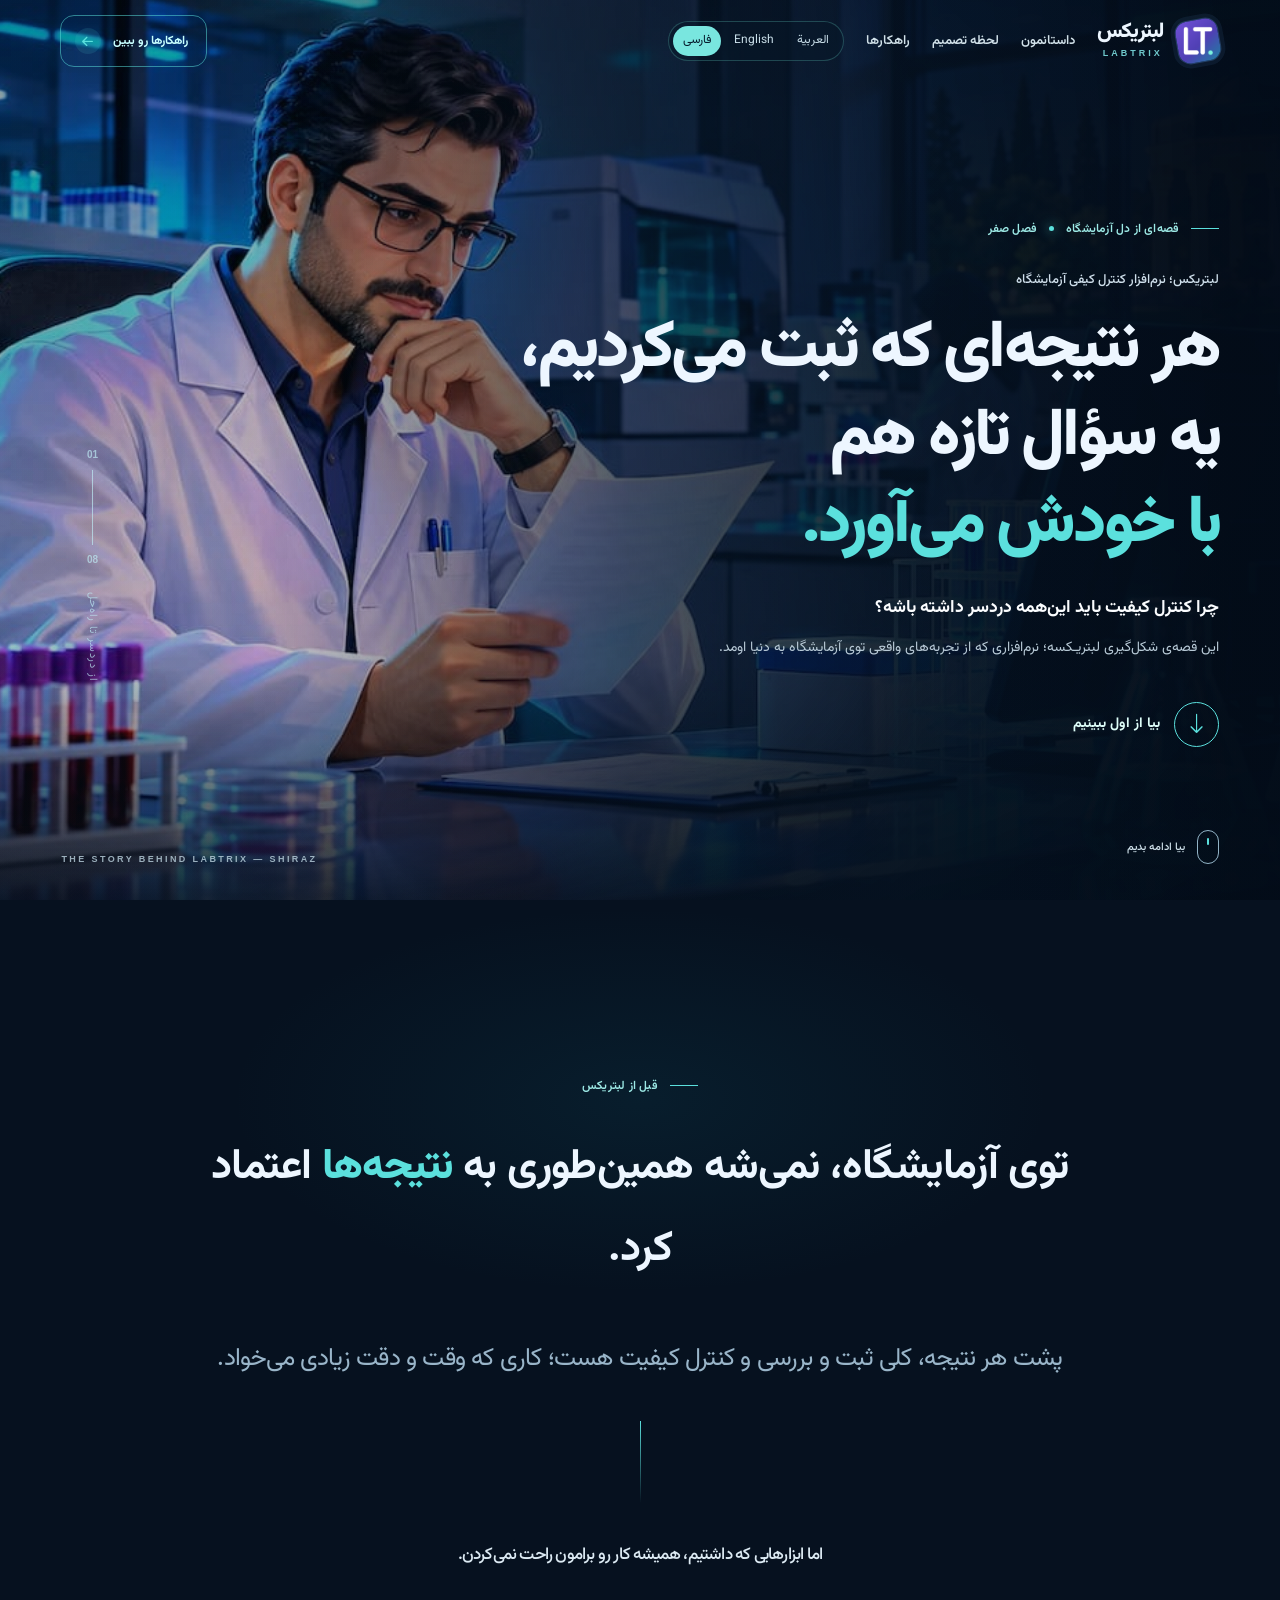
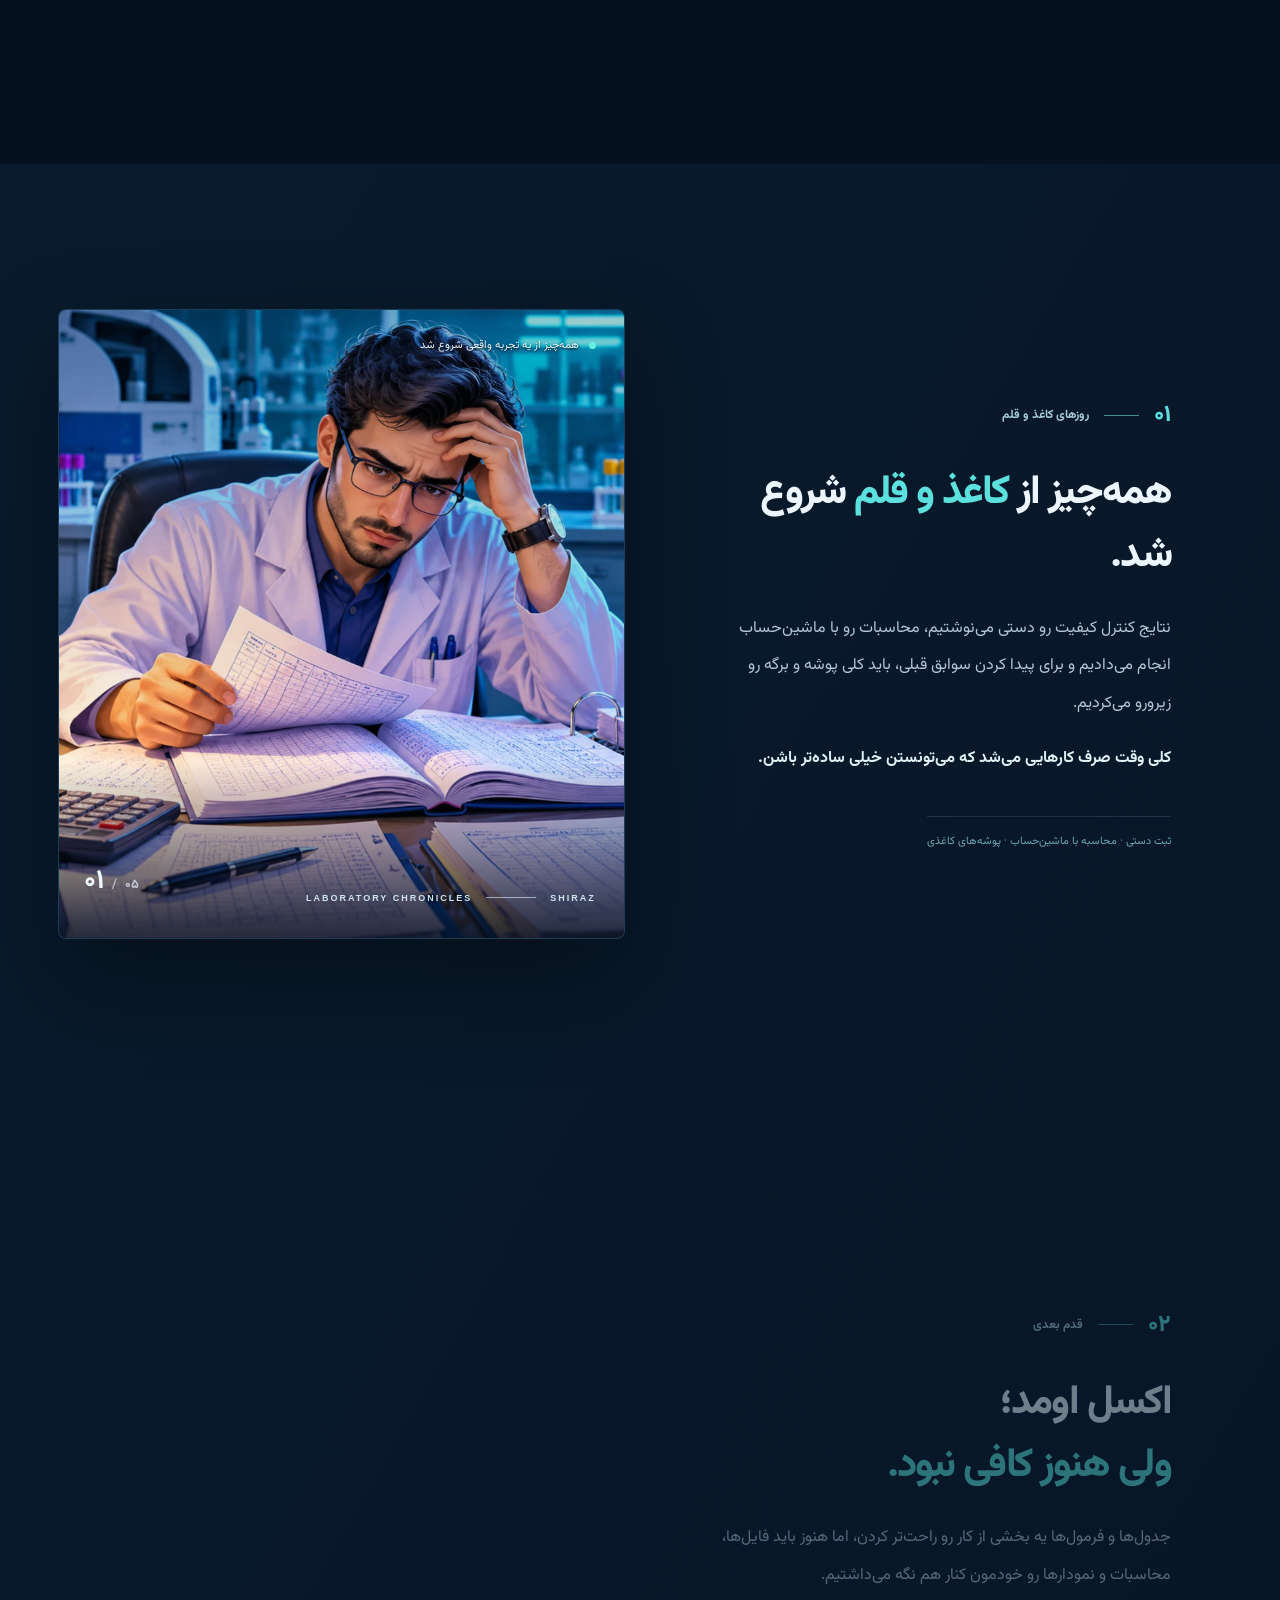
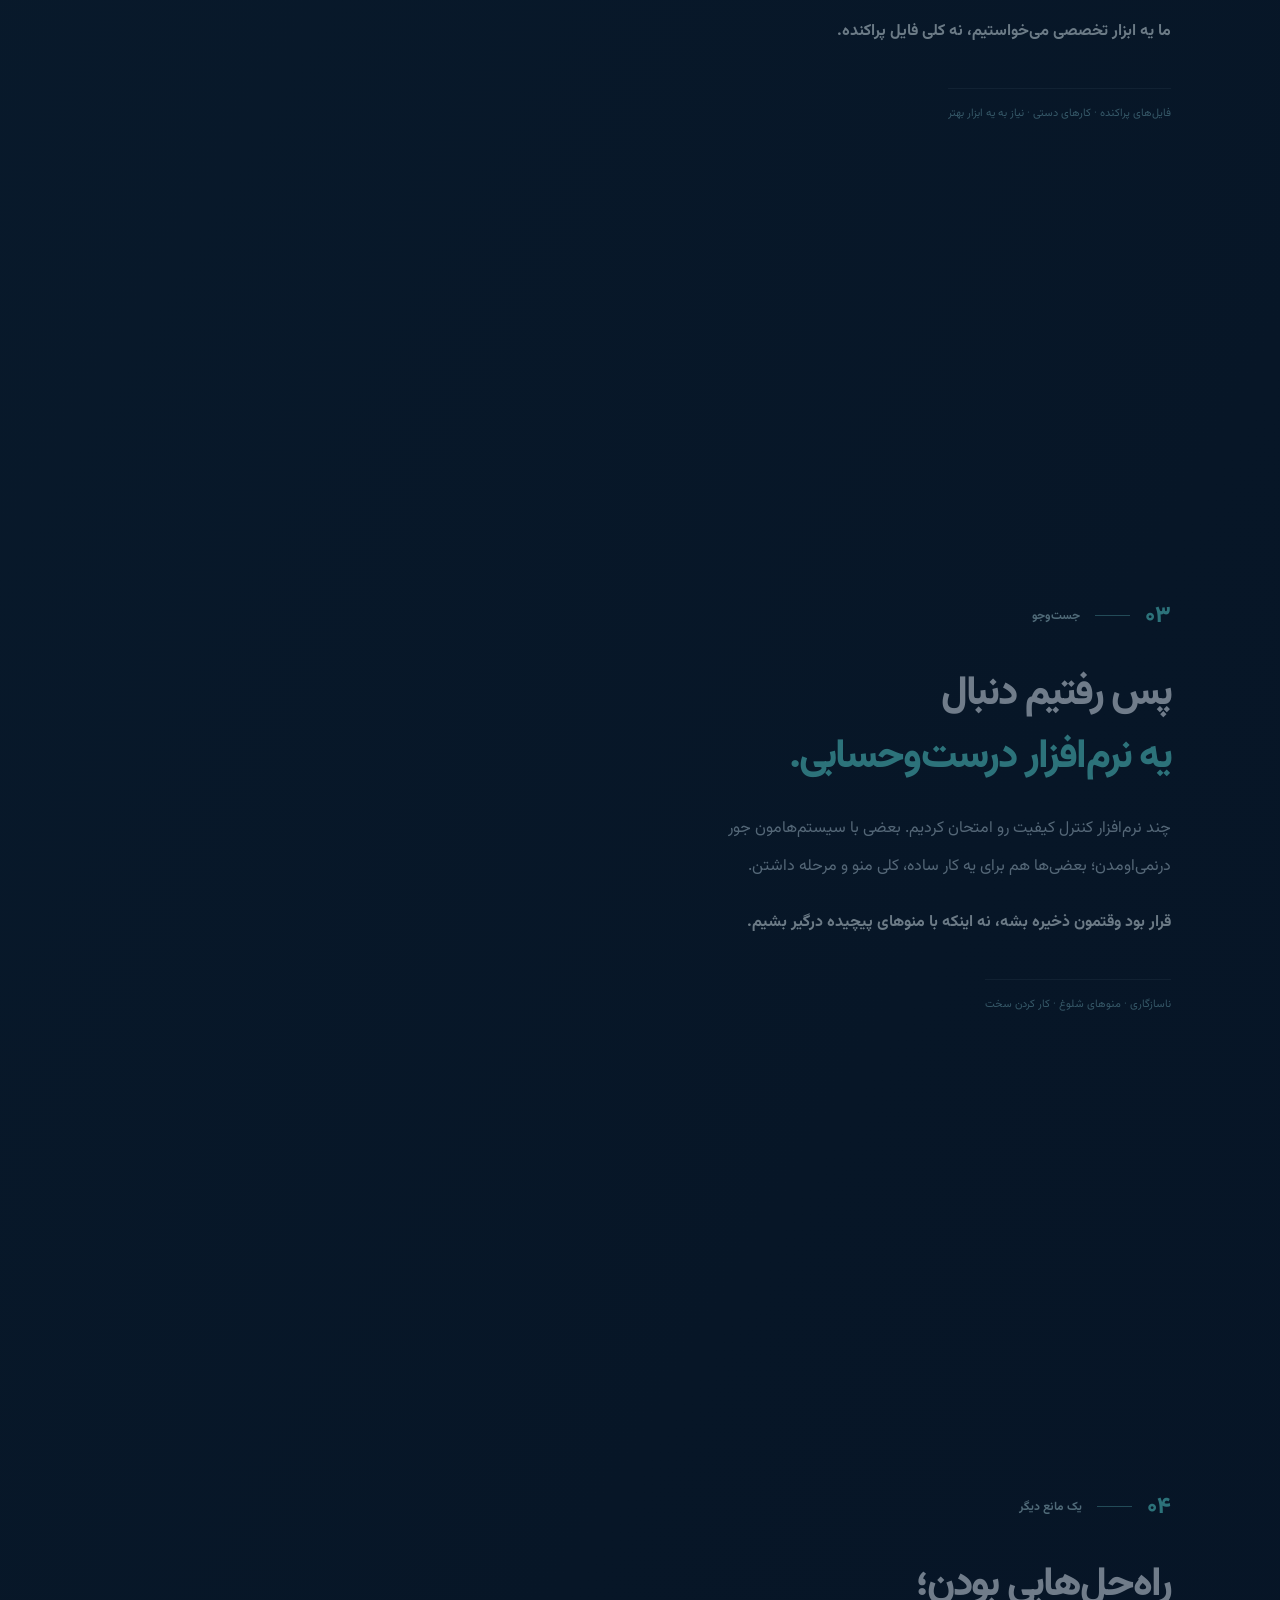
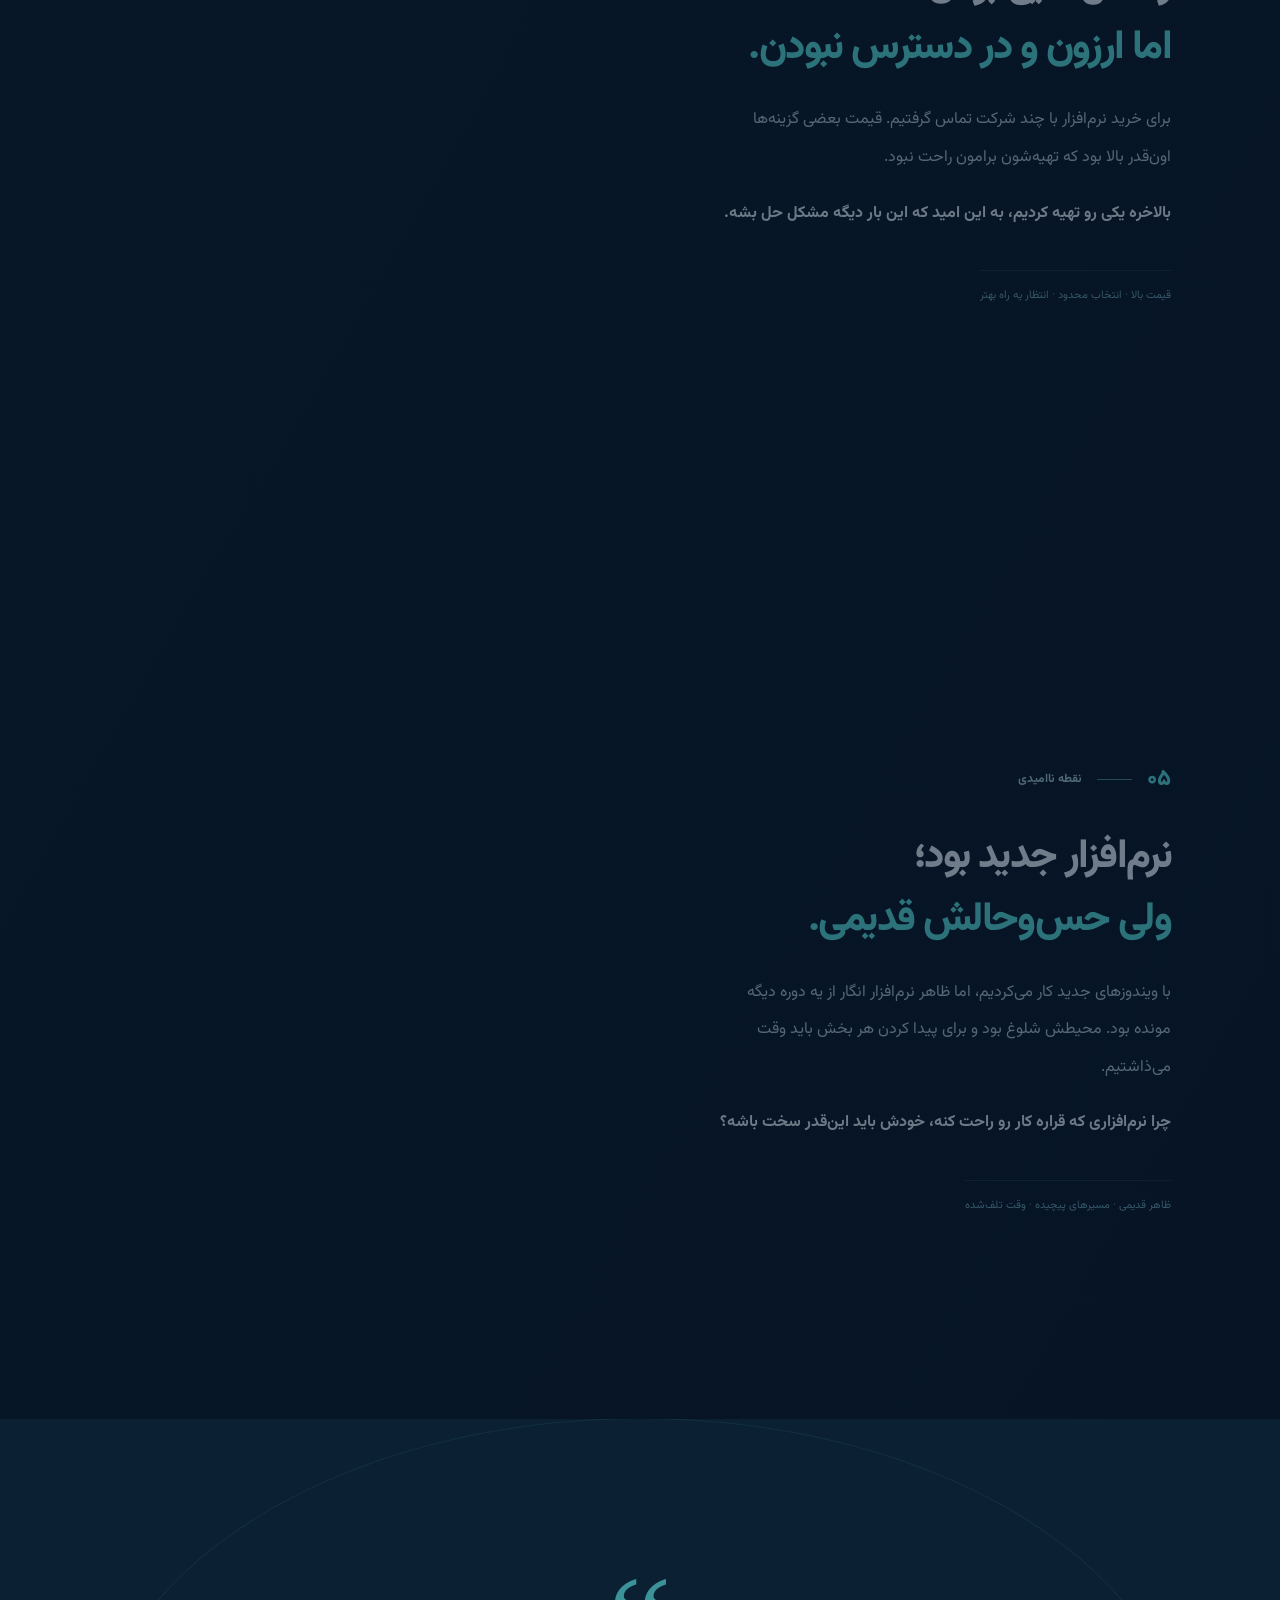
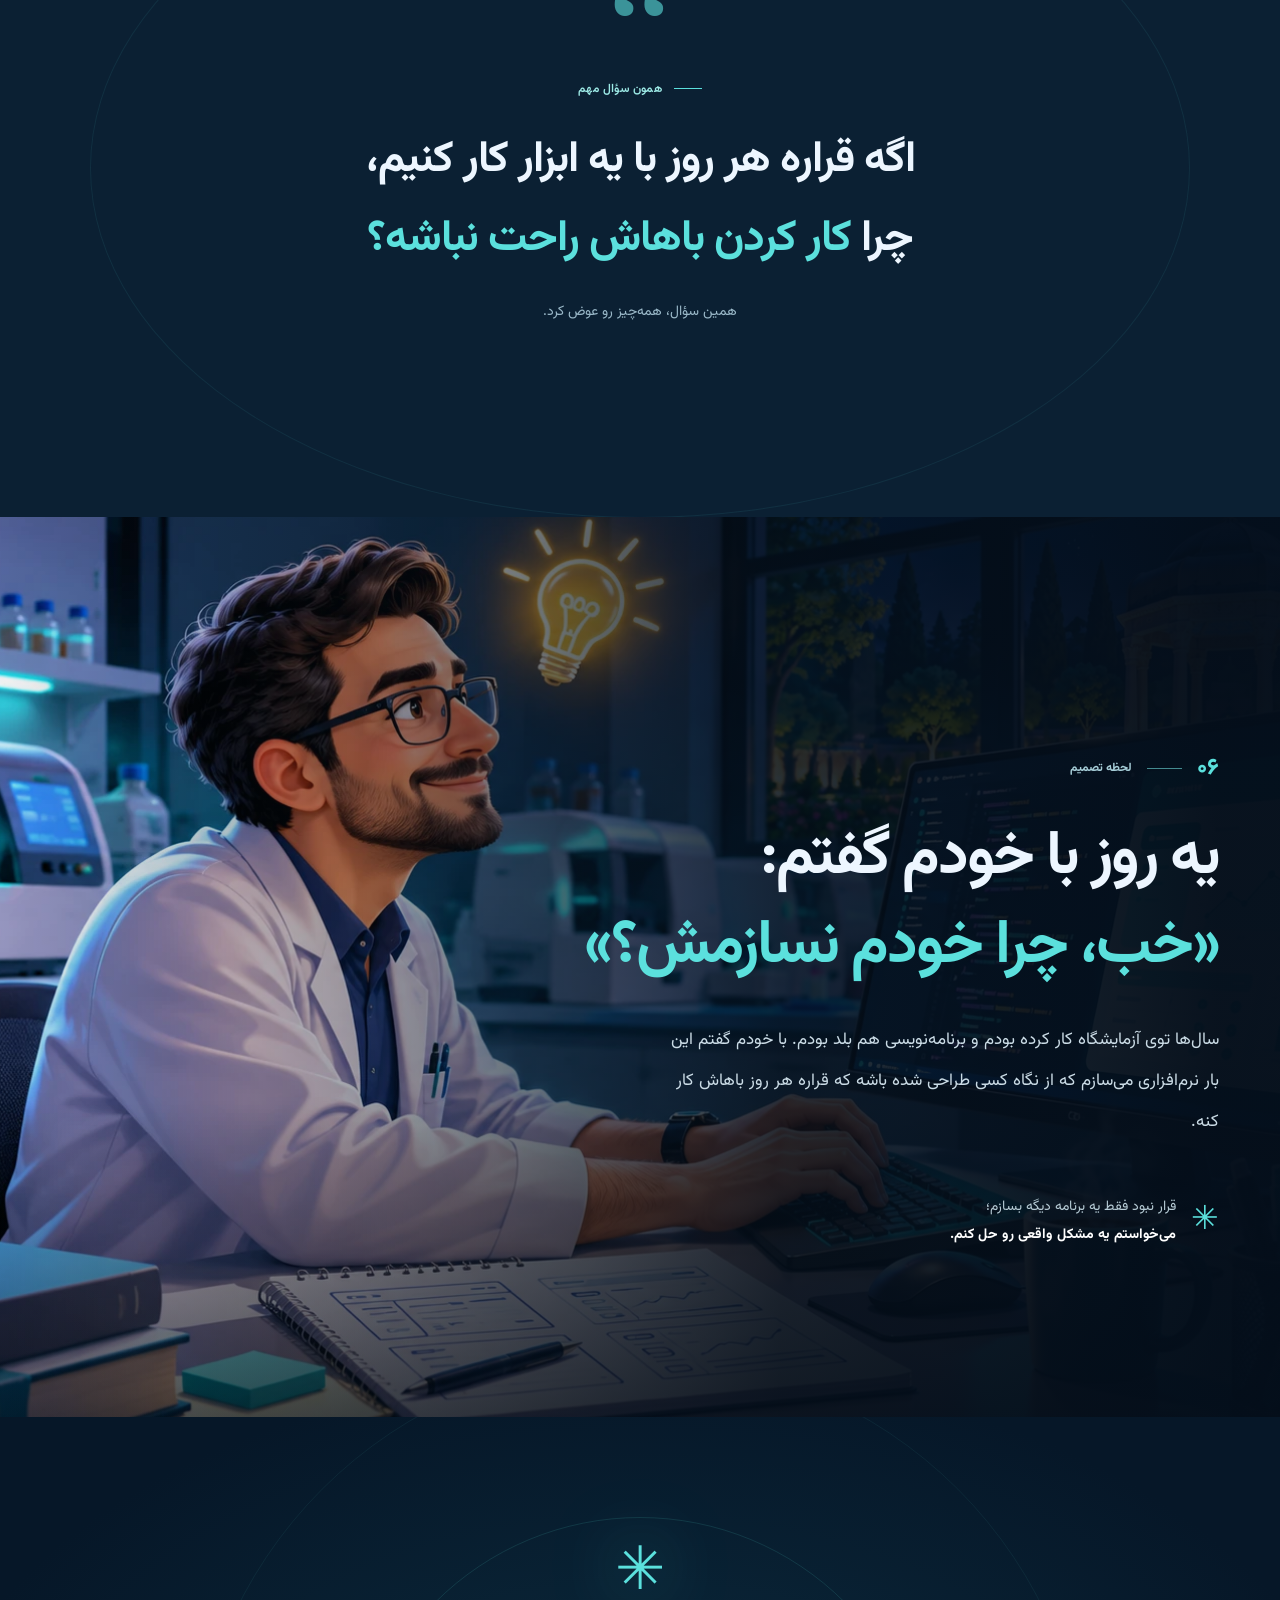
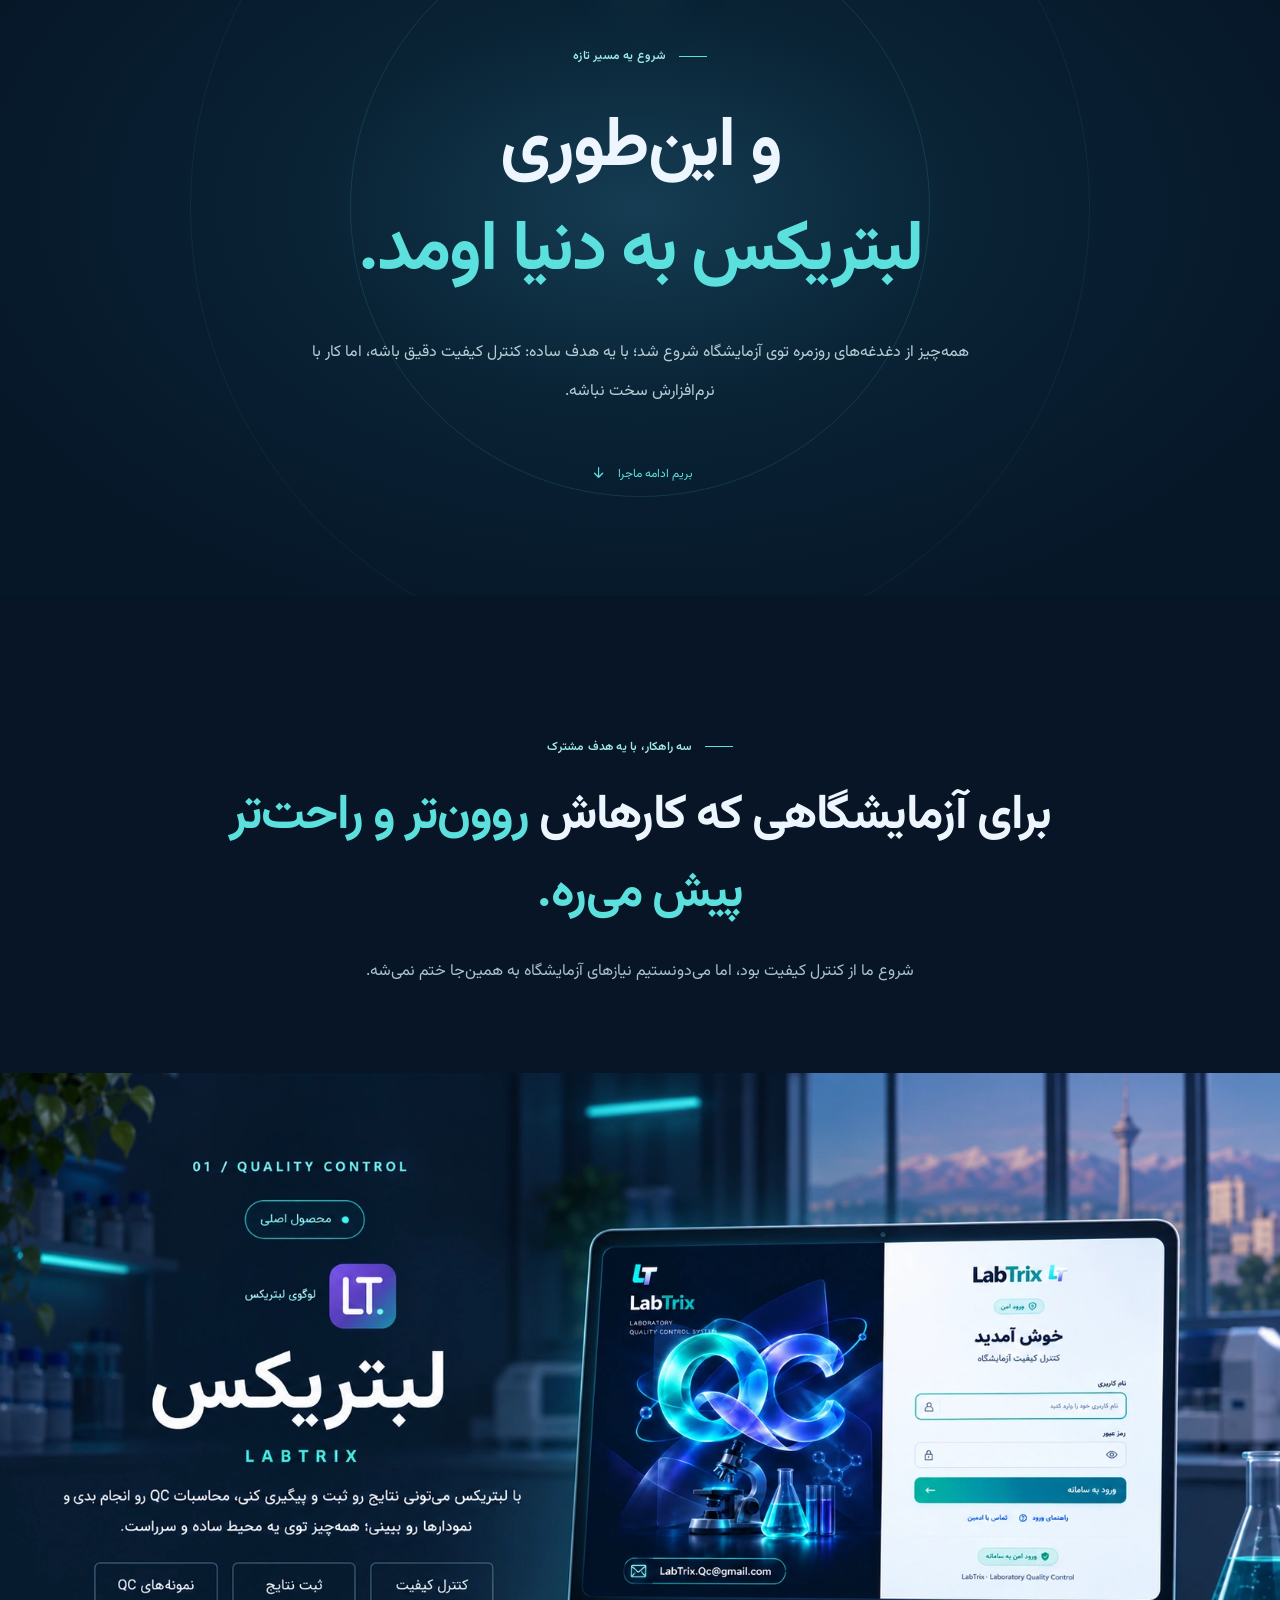
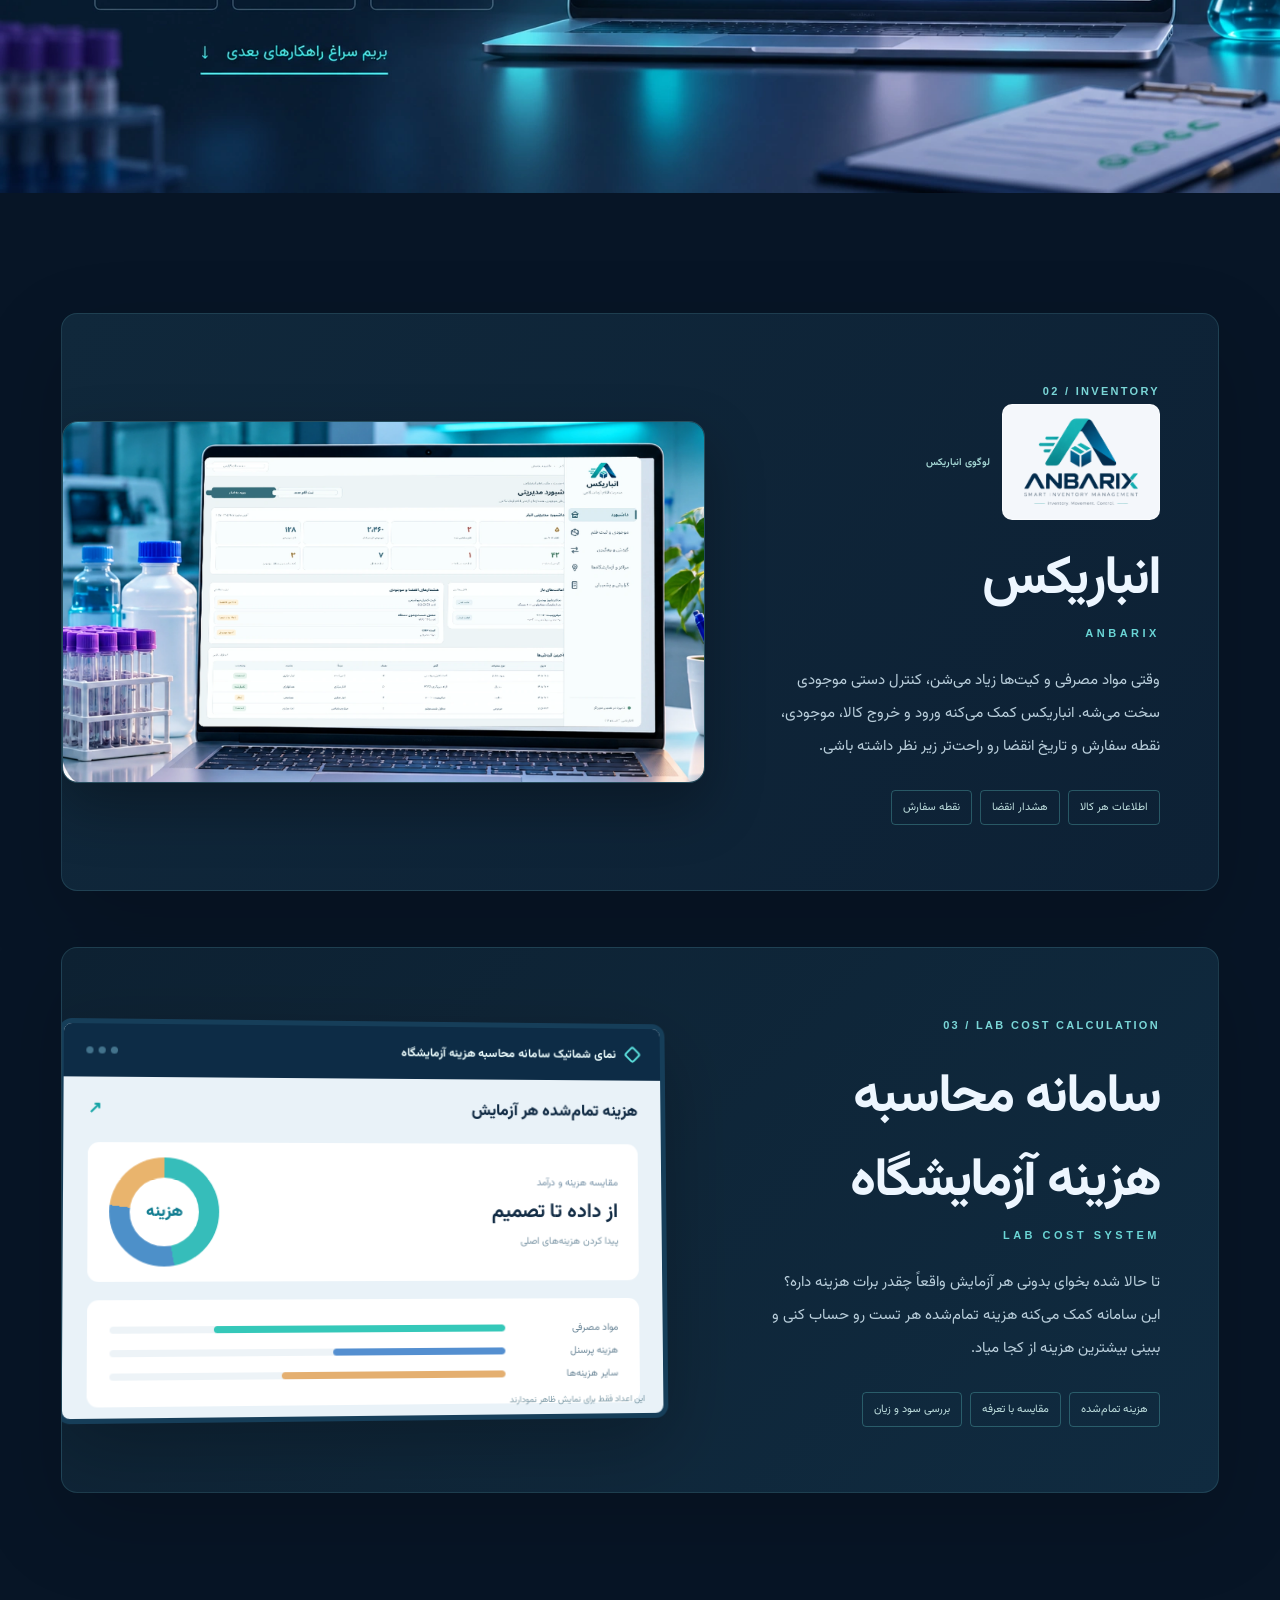
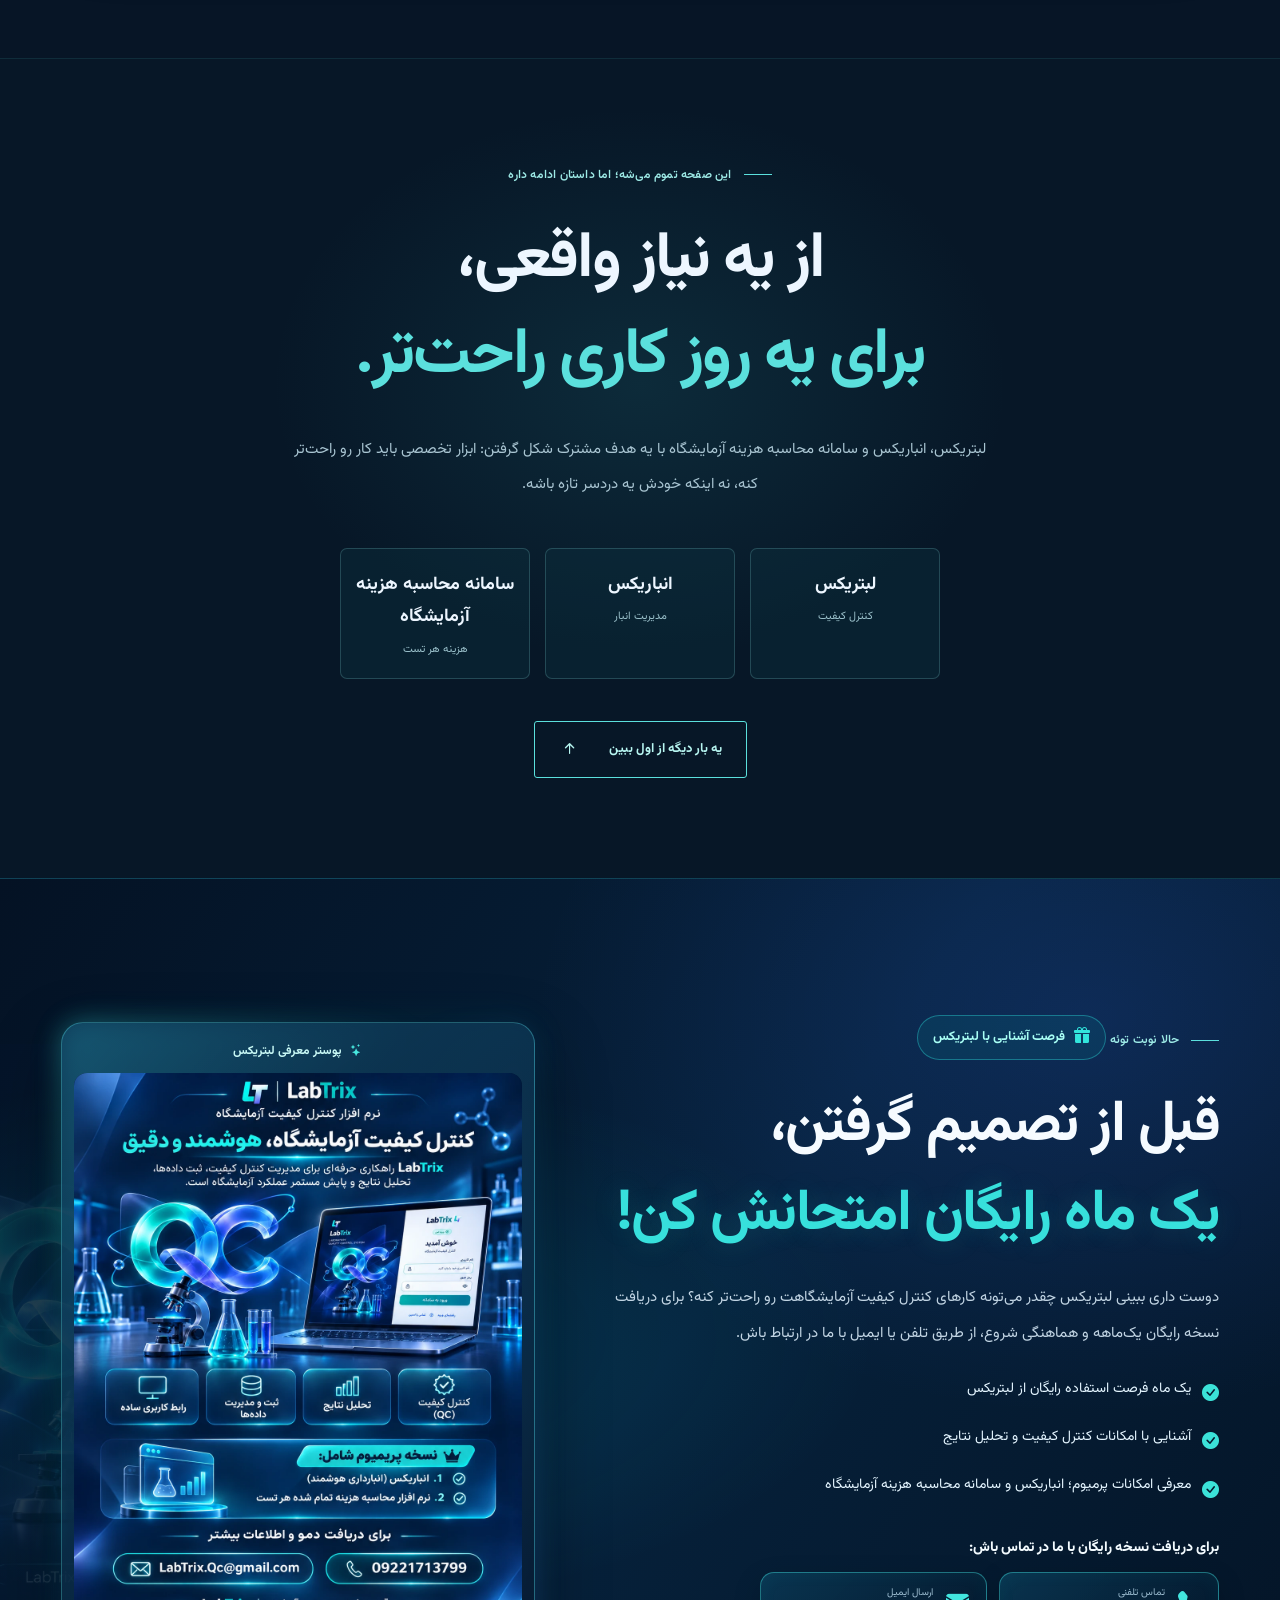
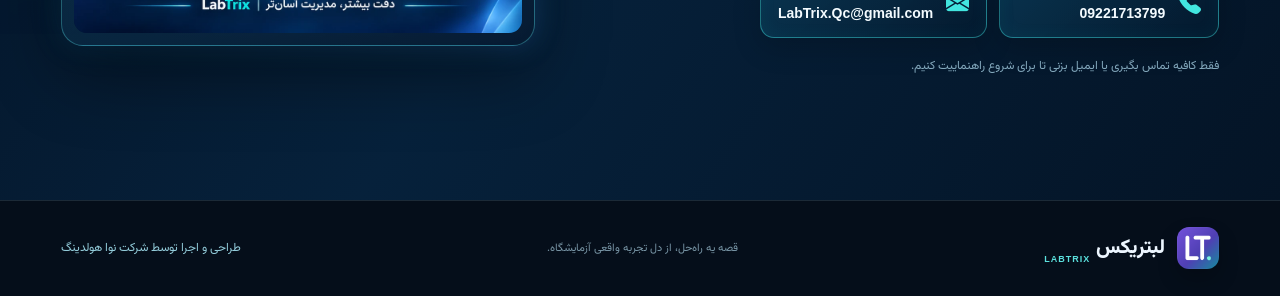
<file: index.html>
<!DOCTYPE html>

<html dir="rtl" lang="fa">
<head>
<meta charset="utf-8"/>
<meta content="width=device-width, initial-scale=1, viewport-fit=cover" name="viewport"/>
<meta content="#071526" name="theme-color"/>
<title>نرم‌افزار کنترل کیفی آزمایشگاه لبتریکس | LABTRIX</title>
<meta content="لبتریکس، نرم‌افزار کنترل کیفی آزمایشگاه برای ثبت و بررسی نتایج و کاهش کارهای دستی. یک ماه استفاده رایگان؛ با ما تماس بگیرید." name="description"/>
<link href="https://qc.labtrix.ir/" rel="canonical"/>
<link href="https://qc.labtrix.ir/" hreflang="fa" rel="alternate"/>
<link href="https://qc.labtrix.ir/en.html" hreflang="en" rel="alternate"/>
<link href="https://qc.labtrix.ir/ar.html" hreflang="ar" rel="alternate"/>
<link href="https://qc.labtrix.ir/" hreflang="x-default" rel="alternate"/>
<meta content="website" property="og:type"/>
<meta content="https://qc.labtrix.ir/" property="og:url"/>
<meta content="لبتریکس | نرم‌افزار کنترل کیفی آزمایشگاه" property="og:title"/>
<meta content="از کاغذ و اکسل تا تولد لبتریکس؛ قصه‌ای از دل تجربه‌های واقعی آزمایشگاه." property="og:description"/>
<meta content="لبتریکس" property="og:site_name"/>
<meta content="fa_IR" property="og:locale"/>
<meta content="https://qc.labtrix.ir/assets/labtrix-showcase.webp" property="og:image"/>
<meta content="summary_large_image" name="twitter:card"/>
<link href="https://fonts.googleapis.com" rel="preconnect"/>
<link crossorigin="" href="https://fonts.gstatic.com" rel="preconnect"/>
<link href="https://fonts.googleapis.com/css2?family=Vazirmatn:wght@300;400;500;600;700;800;900&amp;display=swap" rel="stylesheet"/>
<link as="image" href="assets/scene-01.jpg" rel="preload"/>
<link rel="icon" type="image/x-icon" href="/favicon.ico" />
<link rel="icon" type="image/png" sizes="96x96" href="/favicon-96x96.png" />
<link rel="apple-touch-icon" sizes="180x180" href="/apple-touch-icon.png" />
<link rel="manifest" href="/site.webmanifest" /> 
<link href="https://cdn.jsdelivr.net/npm/bootstrap-icons@1.11.3/font/bootstrap-icons.min.css" rel="stylesheet"/>
<link href="styles.css" rel="stylesheet"/>
<script defer="" src="app.js"></script>
<script type="application/ld+json">
{
  "@context": "https://schema.org",
  "@type": "SoftwareApplication",
  "name": "لبتریکس",
  "alternateName": "LABTRIX",
  "description": "نرم‌افزار کنترل کیفی آزمایشگاه برای ثبت و بررسی نتایج",
  "applicationCategory": "BusinessApplication",
  "url": "https://qc.labtrix.ir/",
  "inLanguage": "fa",
  "areaServed": "IR"
}
</script>
</head>
<body class="lang-fa">
<a class="skip-link" href="#main">رفتن به محتوای اصلی</a>
<div aria-hidden="true" class="reading-progress"><span id="reading-progress-fill"></span></div>
<header class="site-header" id="site-header">
<div class="header-inner">
<a aria-label="لبتریکس، بازگشت به ابتدای صفحه" class="brand" href="#top">
<span aria-hidden="true" class="brand-mark brand-mark-image"><img alt="" src="assets/logo-lt.png"/></span>
<span class="brand-type"><strong>لبتریکس</strong><small>LABTRIX</small></span>
</a>
<nav aria-label="فهرست اصلی" class="desktop-nav">
<a href="#story">داستانمون</a>
<a href="#turning-point">لحظه تصمیم</a>
<a href="#solutions">راهکارها</a>
</nav><div aria-label="انتخاب زبان" class="language-switcher"><a aria-current="page" class="lang-option is-active" href="index.html" lang="fa">فارسی</a> <a class="lang-option" href="en.html" lang="en">English</a> <a class="lang-option" href="ar.html" lang="ar">العربية</a></div>
<a class="nav-cta" href="#solutions"><span>راهکارها رو ببین</span><i aria-hidden="true" class="bi bi-arrow-left-short"></i></a>
<button aria-controls="mobile-nav" aria-expanded="false" aria-label="باز کردن فهرست" class="menu-toggle" id="menu-toggle" type="button"><span></span><span></span></button>
</div>
<nav aria-label="فهرست موبایل" class="mobile-nav" hidden="" id="mobile-nav">
<a href="#story">داستانمون</a><a href="#turning-point">لحظه تصمیم</a><a href="#solutions">راهکارها</a>
<div class="mobile-languages"><a aria-current="page" class="lang-option is-active" href="index.html" lang="fa">فارسی</a> <a class="lang-option" href="en.html" lang="en">English</a> <a class="lang-option" href="ar.html" lang="ar">العربية</a></div></nav>
</header>
<main id="main">
<section aria-labelledby="hero-title" class="hero" id="top">
<div aria-label="کارشناس آزمایشگاه کنار مانیتور کنترل کیفیت در آزمایشگاهی مدرن در شیراز" class="hero-photo" role="img"></div>
<div class="hero-scrim"></div>
<div aria-hidden="true" class="hero-noise"></div>
<div class="hero-inner container">
<div class="hero-copy reveal is-visible">
<div class="eyebrow"><span class="eyebrow-line"></span> قصه‌ای از دل آزمایشگاه <span class="eyebrow-dot"></span> فصل صفر</div>
<p class="hero-kicker">لبتریکس؛ نرم‌افزار کنترل کیفی آزمایشگاه</p>
<h1 id="hero-title">هر نتیجه‌ای که ثبت می‌کردیم،<br/>یه سؤال تازه هم<br/><em>با خودش می‌آورد.</em></h1>
<p class="hero-question">چرا کنترل کیفیت باید این‌همه دردسر داشته باشه؟</p>
<p class="hero-description">این قصه‌ی شکل‌گیری لبتریـکسه؛ نرم‌افزاری که از تجربه‌های واقعی توی آزمایشگاه به دنیا اومد.</p>
<a class="primary-link" href="#story"><span>بیا از اول ببینیم</span><span aria-hidden="true" class="circle-arrow"><i class="bi bi-arrow-down"></i></span></a>
</div>
<div aria-hidden="true" class="hero-note"><span>01</span><span class="line"></span><span>08</span><small>از دردسر تا راه‌حل</small></div>
</div>
<a aria-label="اسکرول به آغاز داستان" class="scroll-indicator" href="#story"><span class="scroll-track"><i></i></span><span>بیا ادامه بدیم</span></a>
<span aria-hidden="true" class="hero-edge-label">THE STORY BEHIND LABTRIX — SHIRAZ</span>
</section>
<section aria-label="آغاز روایت" class="opening-statement">
<div aria-hidden="true" class="statement-glow"></div>
<div class="container statement-inner reveal">
<span class="section-overline"><span></span> قبل از لبتریکس</span>
<p>توی آزمایشگاه، نمی‌شه همین‌طوری به <strong>نتیجه‌ها</strong> اعتماد کرد.</p>
<p class="statement-muted">پشت هر نتیجه، کلی ثبت و بررسی و کنترل کیفیت هست؛ کاری که وقت و دقت زیادی می‌خواد.</p>
<span aria-hidden="true" class="statement-rule"></span>
<p class="statement-tail">اما ابزارهایی که داشتیم، همیشه کار رو برامون راحت نمی‌کردن.</p>
</div>
</section>
<section aria-label="فصل‌های این ماجرا" class="story-tunnel" id="story">
<div class="story-visual">
<div class="photo-stage" id="photo-stage">
<div class="stage-photo is-active"><img alt="کارشناس در میان پوشه‌ها و برگه‌های ثبت کنترل کیفیت" loading="eager" src="assets/scene-02.webp"/></div>
<div class="stage-photo"><img alt="کارشناس در حال بررسی جدول‌های اکسل و نمودارهای کنترل کیفیت" loading="lazy" src="assets/scene-03.webp"/></div>
<div class="stage-photo"><img alt="کارشناس در حال مقایسه نرم‌افزارهای مختلف روی چند نمایشگر" loading="lazy" src="assets/scene-04.webp"/></div>
<div class="stage-photo"><img alt="کارشناس آزمایشگاه هنگام تماس درباره هزینه یک نرم‌افزار" loading="lazy" src="assets/scene-05.webp"/></div>
<div class="stage-photo"><img alt="کارشناس روبه‌روی نرم‌افزاری با محیط قدیمی و شلوغ" loading="lazy" src="assets/scene-06.webp"/></div>
<div class="stage-photo-tint"></div>
<div class="stage-topline"><span class="live-beacon"></span> همه‌چیز از یه تجربه واقعی شروع شد</div>
<div aria-hidden="true" class="stage-corner"><span id="scene-counter">۰۱</span><span class="slash">/</span><span>۰۵</span></div>
<div class="stage-bottom"><span>LABORATORY CHRONICLES</span><span class="stage-line"></span><span>SHIRAZ</span></div>
</div>
</div>
<div class="story-copy">
<article class="story-chapter reveal" data-scene="0" id="chapter-paper">
<div class="chapter-meta"><span class="chapter-num">۰۱</span><span class="chapter-separator"></span><span>روزهای کاغذ و قلم</span></div>
<h2>همه‌چیز از <mark>کاغذ و قلم</mark> شروع شد.</h2>
<p>نتایج کنترل کیفیت رو دستی می‌نوشتیم، محاسبات رو با ماشین‌حساب انجام می‌دادیم و برای پیدا کردن سوابق قبلی، باید کلی پوشه و برگه رو زیرورو می‌کردیم.</p>
<p class="chapter-emphasis">کلی وقت صرف کارهایی می‌شد که می‌تونستن خیلی ساده‌تر باشن.</p>
<span class="chapter-footnote">ثبت دستی · محاسبه با ماشین‌حساب · پوشه‌های کاغذی</span>
</article>
<article class="story-chapter reveal" data-scene="1" id="chapter-excel">
<div class="chapter-meta"><span class="chapter-num">۰۲</span><span class="chapter-separator"></span><span>قدم بعدی</span></div>
<h2>اکسل اومد؛<br/><mark>ولی هنوز کافی نبود.</mark></h2>
<p>جدول‌ها و فرمول‌ها یه بخشی از کار رو راحت‌تر کردن، اما هنوز باید فایل‌ها، محاسبات و نمودارها رو خودمون کنار هم نگه می‌داشتیم.</p>
<p class="chapter-emphasis">ما یه ابزار تخصصی می‌خواستیم، نه کلی فایل پراکنده.</p>
<span class="chapter-footnote">فایل‌های پراکنده · کارهای دستی · نیاز به یه ابزار بهتر</span>
</article>
<article class="story-chapter reveal" data-scene="2" id="chapter-search">
<div class="chapter-meta"><span class="chapter-num">۰۳</span><span class="chapter-separator"></span><span>جست‌وجو</span></div>
<h2>پس رفتیم دنبال<br/><mark>یه نرم‌افزار درست‌وحسابی.</mark></h2>
<p>چند نرم‌افزار کنترل کیفیت رو امتحان کردیم. بعضی با سیستم‌هامون جور درنمی‌اومدن؛ بعضی‌ها هم برای یه کار ساده، کلی منو و مرحله داشتن.</p>
<p class="chapter-emphasis">قرار بود وقتمون ذخیره بشه، نه اینکه با منوهای پیچیده درگیر بشیم.</p>
<span class="chapter-footnote">ناسازگاری · منوهای شلوغ · کار کردن سخت</span>
</article>
<article class="story-chapter reveal" data-scene="3" id="chapter-cost">
<div class="chapter-meta"><span class="chapter-num">۰۴</span><span class="chapter-separator"></span><span>یک مانع دیگر</span></div>
<h2>راه‌حل‌هایی بودن؛<br/><mark>اما ارزون و در دسترس نبودن.</mark></h2>
<p>برای خرید نرم‌افزار با چند شرکت تماس گرفتیم. قیمت بعضی گزینه‌ها اون‌قدر بالا بود که تهیه‌شون برامون راحت نبود.</p>
<p class="chapter-emphasis">بالاخره یکی رو تهیه کردیم، به این امید که این بار دیگه مشکل حل بشه.</p>
<span class="chapter-footnote">قیمت بالا · انتخاب محدود · انتظار یه راه بهتر</span>
</article>
<article class="story-chapter reveal" data-scene="4" id="chapter-old">
<div class="chapter-meta"><span class="chapter-num">۰۵</span><span class="chapter-separator"></span><span>نقطه ناامیدی</span></div>
<h2>نرم‌افزار جدید بود؛<br/><mark>ولی حس‌وحالش قدیمی.</mark></h2>
<p>با ویندوزهای جدید کار می‌کردیم، اما ظاهر نرم‌افزار انگار از یه دوره دیگه مونده بود. محیطش شلوغ بود و برای پیدا کردن هر بخش باید وقت می‌ذاشتیم.</p>
<p class="chapter-emphasis">چرا نرم‌افزاری که قراره کار رو راحت کنه، خودش باید این‌قدر سخت باشه؟</p>
<span class="chapter-footnote">ظاهر قدیمی · مسیرهای پیچیده · وقت تلف‌شده</span>
</article>
</div>
</section>
<section aria-label="سؤال اصلی" class="pivot-quote"><div class="container reveal"><div aria-hidden="true" class="giant-quote">“</div><span class="section-overline"><span></span> همون سؤال مهم</span><h2>اگه قراره هر روز با یه ابزار کار کنیم،<br/>چرا <em>کار کردن باهاش راحت نباشه؟</em></h2><p>همین سؤال، همه‌چیز رو عوض کرد.</p></div></section>
<section aria-labelledby="turning-title" class="turning-point" id="turning-point">
<div aria-label="کارشناس آزمایشگاه هنگام برنامه‌نویسی نرم‌افزار جدید با پس‌زمینه شیراز" class="turning-background" role="img"></div>
<div class="turning-shade"></div>
<div class="container turning-inner reveal">
<div class="chapter-meta"><span class="chapter-num">۰۶</span><span class="chapter-separator"></span><span>لحظه تصمیم</span></div>
<h2 id="turning-title">یه روز با خودم گفتم:<br/><em>«خب، چرا خودم نسازمش؟»</em></h2>
<p>سال‌ها توی آزمایشگاه کار کرده بودم و برنامه‌نویسی هم بلد بودم. با خودم گفتم این بار نرم‌افزاری می‌سازم که از نگاه کسی طراحی شده باشه که قراره هر روز باهاش کار کنه.</p>
<div class="decision-note"><span aria-hidden="true" class="note-symbol">✳</span><span>قرار نبود فقط یه برنامه دیگه بسازم؛<br/><strong>می‌خواستم یه مشکل واقعی رو حل کنم.</strong></span></div>
</div>
</section>
<section aria-labelledby="birth-title" class="birth-intro" id="birth"><div class="container reveal"><span aria-hidden="true" class="birth-spark">✳</span><span class="section-overline"><span></span> شروع یه مسیر تازه</span><h2 id="birth-title">و این‌طوری<br/><em>لبتریکس به دنیا اومد.</em></h2><p>همه‌چیز از دغدغه‌های روزمره توی آزمایشگاه شروع شد؛ با یه هدف ساده: کنترل کیفیت دقیق باشه، اما کار با نرم‌افزارش سخت نباشه.</p><span class="birth-scroll">بریم ادامه ماجرا <i aria-hidden="true" class="bi bi-arrow-down-short"></i></span></div></section>
<section aria-labelledby="solutions-title" class="solutions" id="solutions">
<div class="container solutions-heading reveal"><span class="section-overline"><span></span> سه راهکار، با یه هدف مشترک</span><h2 id="solutions-title">برای آزمایشگاهی که کارهاش <em>روون‌تر و راحت‌تر پیش می‌ره.</em></h2><p>شروع ما از کنترل کیفیت بود، اما می‌دونستیم نیازهای آزمایشگاه به همین‌جا ختم نمی‌شه.</p></div>
<article aria-labelledby="labtrix-title" class="labtrix-image-showcase reveal" id="labtrix">
<h3 class="showcase-title-hidden" id="labtrix-title">لبتریکس؛ سامانه کنترل کیفیت آزمایشگاه</h3>
<figure class="labtrix-showcase-figure">
<img alt="معرفی لبتریکس؛ لوگوی LT، توضیحات کنترل کیفیت و تصویر صفحه ورود واقعی نرم‌افزار روی لپ‌تاپ" height="941" loading="lazy" src="assets/labtrix-showcase.webp" width="1672"/>
</figure>
</article>
<div class="container additional-solutions" id="more-solutions">
<article aria-labelledby="inventory-title" class="product-panel inventory-panel reveal">
<div class="product-copy"><span class="solution-index">02 / INVENTORY</span><div class="product-logo-block"><img alt="لوگوی انباریکس" src="assets/logo-anbarix.png"/><span>لوگوی انباریکس</span></div><h3 id="inventory-title">انباریکس <small>ANBARIX</small></h3><p>وقتی مواد مصرفی و کیت‌ها زیاد می‌شن، کنترل دستی موجودی سخت می‌شه. انباریکس کمک می‌کنه ورود و خروج کالا، موجودی، نقطه سفارش و تاریخ انقضا رو راحت‌تر زیر نظر داشته باشی.</p><div class="feature-row"><span>اطلاعات هر کالا</span><span>هشدار انقضا</span><span>نقطه سفارش</span></div></div>
<figure class="anbarix-real-showcase">
<a aria-label="نمایش تصویر داشبورد مدیریت موجودی انباریکس در اندازه بزرگ" href="assets/anbarix-inventory-showcase.webp" rel="noopener" target="_blank">
<img alt="نمای نرم‌افزار انباریکس روی لپ‌تاپ در محیط آزمایشگاه، شامل داشبورد مدیریت موجودی، هشدارها و گزارش‌ها" decoding="async" height="945" loading="lazy" src="assets/anbarix-inventory-showcase.webp" width="1680"/>
</a>
</figure>
</article>
<article aria-labelledby="finance-title" class="product-panel finance-panel reveal">
<div class="product-copy"><span class="solution-index">03 / LAB COST CALCULATION</span><h3 id="finance-title">سامانه محاسبه هزینه آزمایشگاه <small>LAB COST SYSTEM</small></h3><p>تا حالا شده بخوای بدونی هر آزمایش واقعاً چقدر برات هزینه داره؟ این سامانه کمک می‌کنه هزینه تمام‌شده هر تست رو حساب کنی و ببینی بیشترین هزینه از کجا میاد.</p><div class="feature-row"><span>هزینه تمام‌شده</span><span>مقایسه با تعرفه</span><span>بررسی سود و زیان</span></div></div>
<div aria-label="نمای مفهومی تحلیل هزینه انجام آزمایش و مقایسه با تعرفه" class="ui-art finance-art" role="img">
<div class="ui-panel-head"><span class="mock-logo"><span class="mock-diamond"></span> نمای شماتیک سامانه محاسبه هزینه آزمایشگاه</span><span class="mock-dots"><i></i><i></i><i></i></span></div>
<div class="mini-title">هزینه تمام‌شده هر آزمایش <span>↗</span></div>
<div class="cost-box"><div class="cost-copy"><small>مقایسه هزینه و درآمد</small><strong>از داده تا تصمیم</strong><span>پیدا کردن هزینه‌های اصلی</span></div><div class="donut"><div class="donut-hole">هزینه</div></div></div>
<div class="cost-bars"><div><span>مواد مصرفی</span><i><b style="width:74%"></b></i></div><div><span>هزینه پرسنل</span><i><b style="width:44%"></b></i></div><div><span>سایر هزینه‌ها</span><i><b style="width:57%"></b></i></div></div>
<span class="concept-label">این اعداد فقط برای نمایش ظاهر نمودارند</span>
</div>
</article>
</div>
</section>
<section aria-labelledby="closing-title" class="closing" id="closing"><div aria-hidden="true" class="closing-orb"></div><div class="container closing-inner reveal"><span class="section-overline"><span></span> این صفحه تموم می‌شه؛ اما داستان ادامه داره</span><h2 id="closing-title">از یه نیاز واقعی،<br/><em>برای یه روز کاری راحت‌تر.</em></h2><p>لبتریکس، انباریکس و سامانه محاسبه هزینه آزمایشگاه با یه هدف مشترک شکل گرفتن: ابزار تخصصی باید کار رو راحت‌تر کنه، نه اینکه خودش یه دردسر تازه باشه.</p><div class="three-brands"><a href="#labtrix"><b>لبتریکس</b><small>کنترل کیفیت</small></a><a href="#more-solutions"><b>انباریکس</b><small>مدیریت انبار</small></a><a href="#finance-title"><b>سامانه محاسبه هزینه آزمایشگاه</b><small>هزینه هر تست</small></a></div><a class="closing-button" href="#top">یه بار دیگه از اول ببین <i aria-hidden="true" class="bi bi-arrow-up-short"></i></a></div></section>
<section aria-labelledby="trial-title" class="trial-cta" id="free-trial">
<div aria-hidden="true" class="trial-ambient-art"></div>
<div class="container trial-grid">
<div class="trial-copy reveal">
<span class="section-overline"><span></span> حالا نوبت توئه</span>
<span class="trial-kicker"><i aria-hidden="true" class="bi bi-gift-fill"></i> فرصت آشنایی با لبتریکس</span>
<h2 id="trial-title">قبل از تصمیم گرفتن،<br/><em>یک ماه رایگان امتحانش کن!</em></h2>
<p>دوست داری ببینی لبتریکس چقدر می‌تونه کارهای کنترل کیفیت آزمایشگاهت رو راحت‌تر کنه؟ برای دریافت نسخه رایگان یک‌ماهه و هماهنگی شروع، از طریق تلفن یا ایمیل با ما در ارتباط باش.</p>
<div class="trial-benefits">
<div><i aria-hidden="true" class="bi bi-check-circle-fill"></i><span>یک ماه فرصت استفاده رایگان از لبتریکس</span></div>
<div><i aria-hidden="true" class="bi bi-check-circle-fill"></i><span>آشنایی با امکانات کنترل کیفیت و تحلیل نتایج</span></div>
<div><i aria-hidden="true" class="bi bi-check-circle-fill"></i><span>معرفی امکانات پرمیوم؛ انباریکس و سامانه محاسبه هزینه آزمایشگاه</span></div>
</div>
<div class="trial-contact-label">برای دریافت نسخه رایگان با ما در تماس باش:</div>
<div class="trial-contact-actions">
<a class="trial-contact phone-contact" href="tel:09221713799"><i aria-hidden="true" class="bi bi-telephone-fill"></i><span><small>تماس تلفنی</small><b dir="ltr">09221713799</b></span></a>
<a class="trial-contact email-contact" href="mailto:LabTrix.Qc@gmail.com"><i aria-hidden="true" class="bi bi-envelope-fill"></i><span><small>ارسال ایمیل</small><b dir="ltr">LabTrix.Qc@gmail.com</b></span></a>
</div>
<p class="trial-note">فقط کافیه تماس بگیری یا ایمیل بزنی تا برای شروع راهنماییت کنیم.</p>
</div>
<div class="trial-poster-wrap reveal">
<div class="trial-poster-frame">
<span class="poster-caption"><i aria-hidden="true" class="bi bi-stars"></i> پوستر معرفی لبتریکس</span>
<a aria-label="نمایش پوستر معرفی لبتریکس در اندازه کامل" href="assets/labtrix-promo-poster.webp" rel="noopener" target="_blank">
<img alt="پوستر معرفی نرم‌افزار کنترل کیفیت آزمایشگاه LabTrix؛ شامل امکانات، نسخه پرمیوم، ایمیل و شماره تماس" height="1402" loading="lazy" src="assets/labtrix-promo-poster.webp" width="1122"/>
</a>
</div>
</div>
</div>
</section>
</main>
<footer class="site-footer"><div class="container footer-inner"><a class="footer-brand" href="#top"><img alt="لوگوی LT لبتریکس" src="assets/logo-lt.png"/><span class="footer-brand-text">لبتریکس <span>LABTRIX</span></span></a><p>قصه یه راه‌حل، از دل تجربه واقعی آزمایشگاه.</p><span>طراحی و اجرا توسط شرکت نوا هولدینگ</span></div></footer>
</body>
</html>
</file>
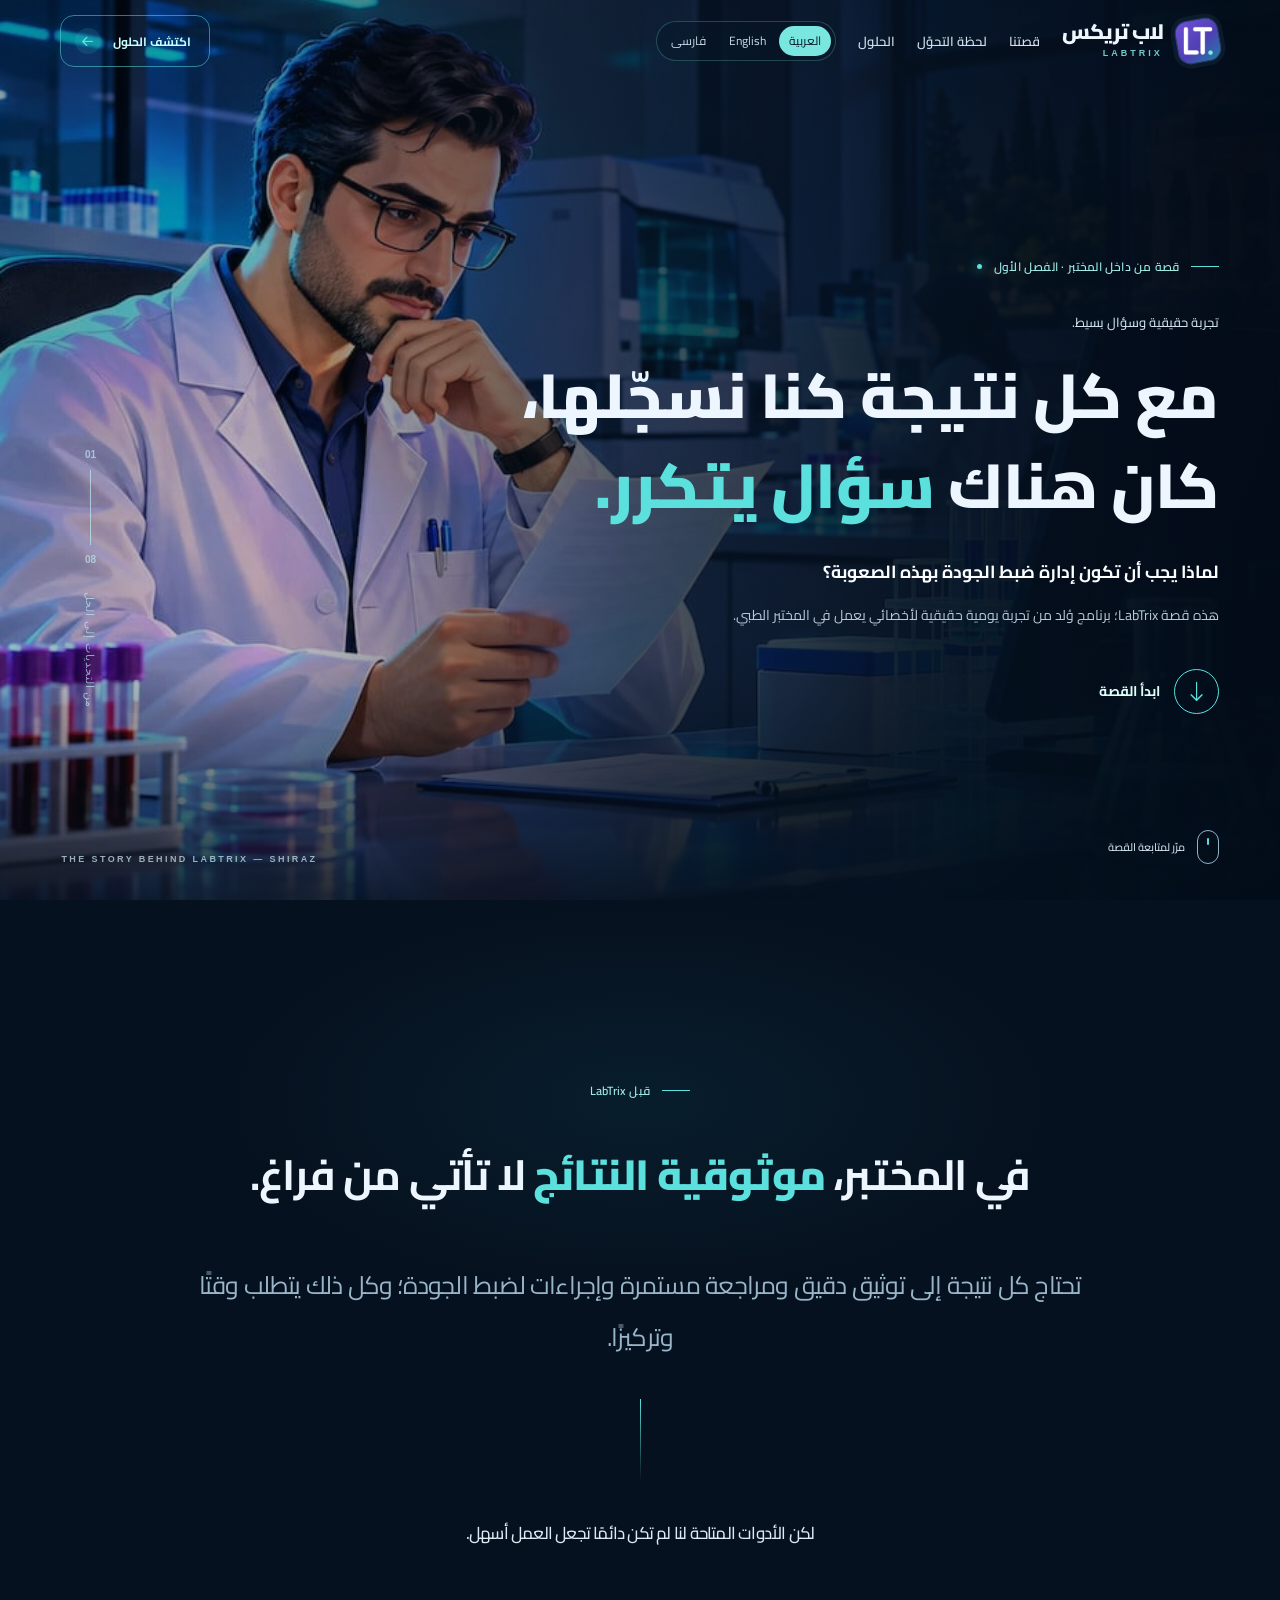
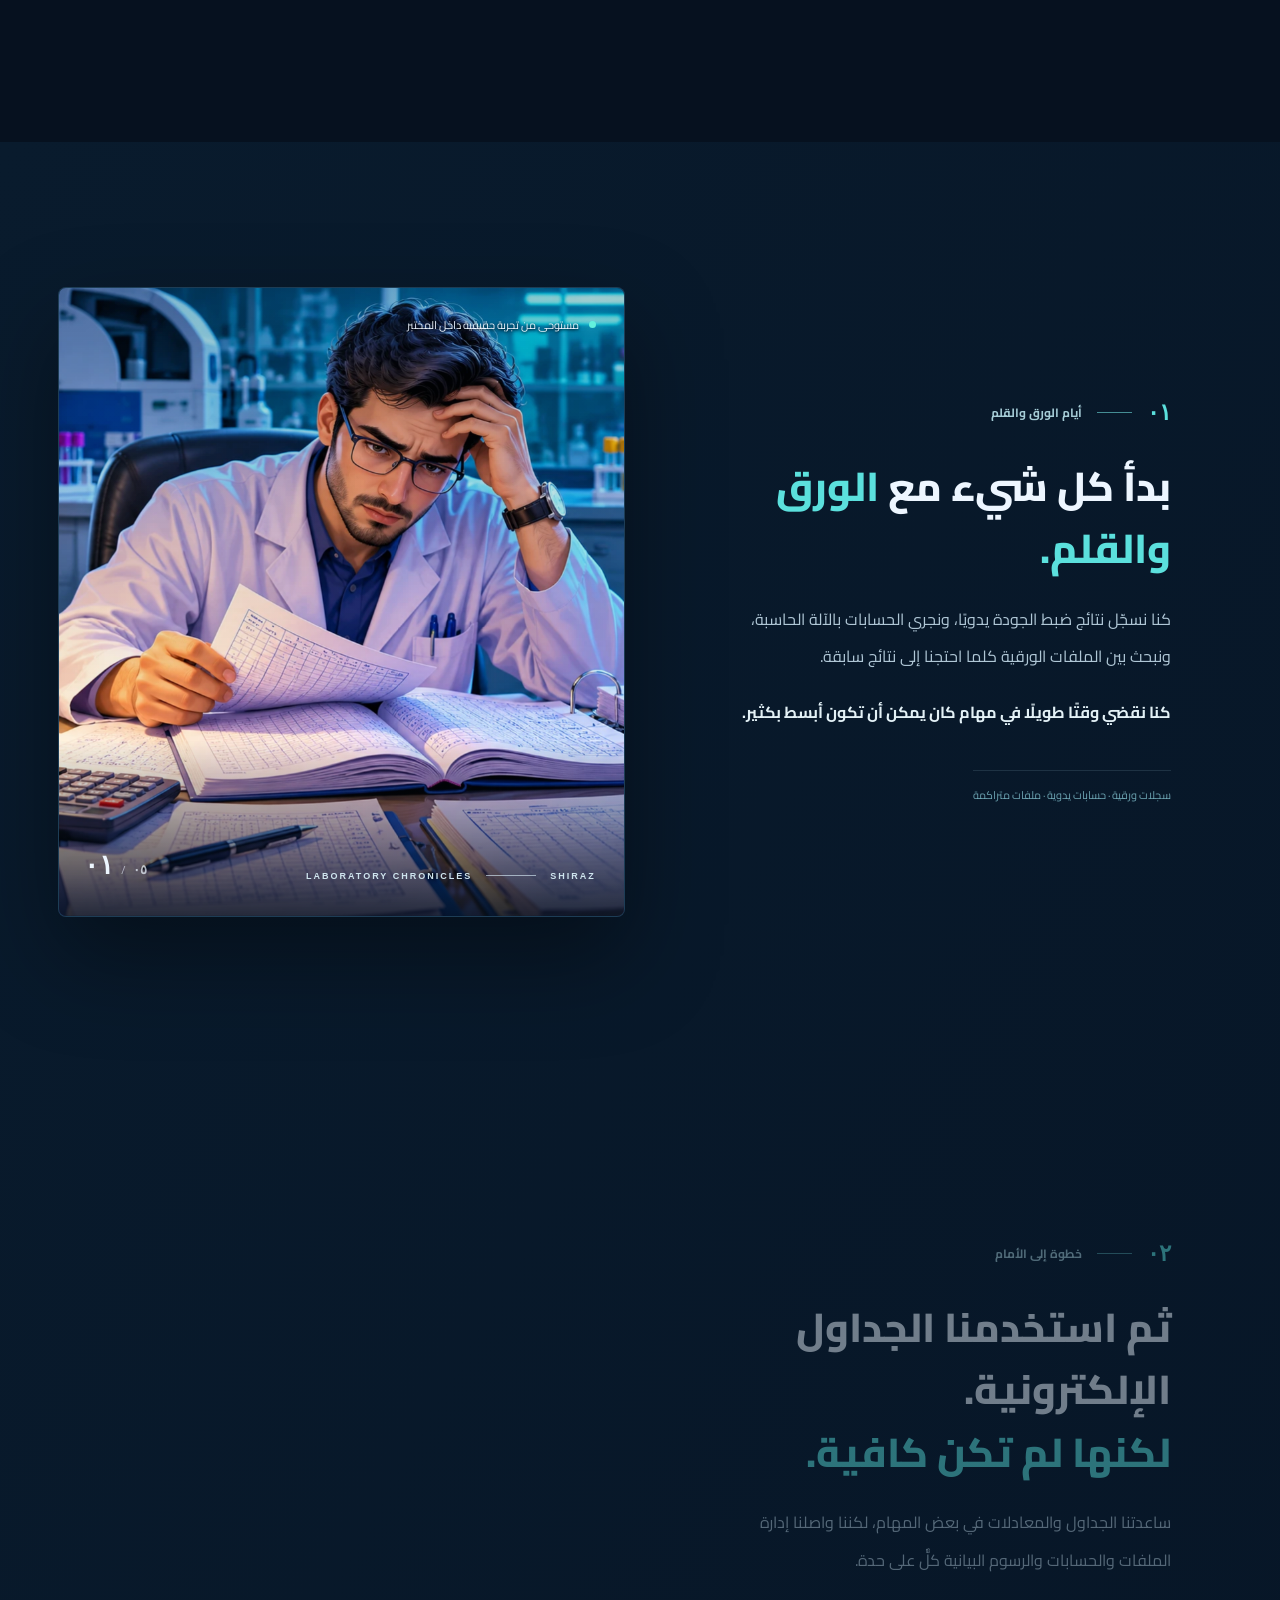
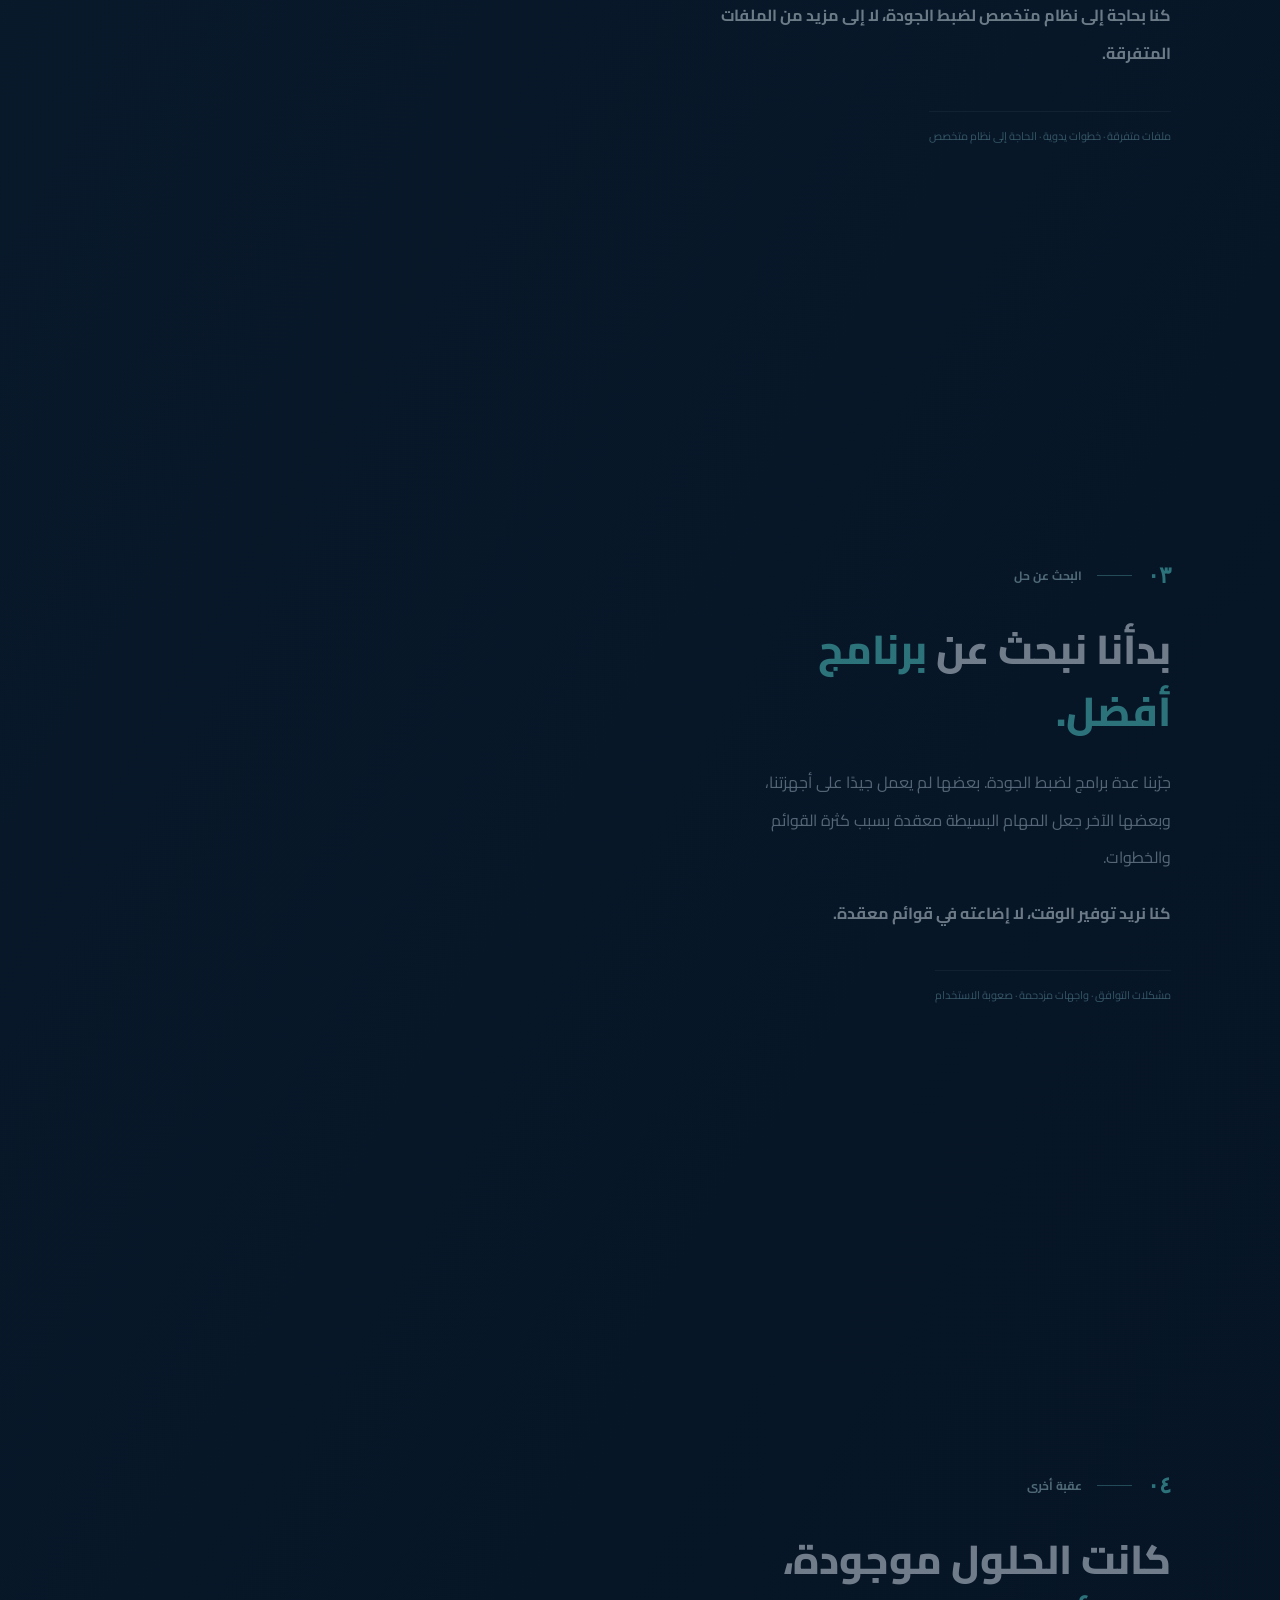
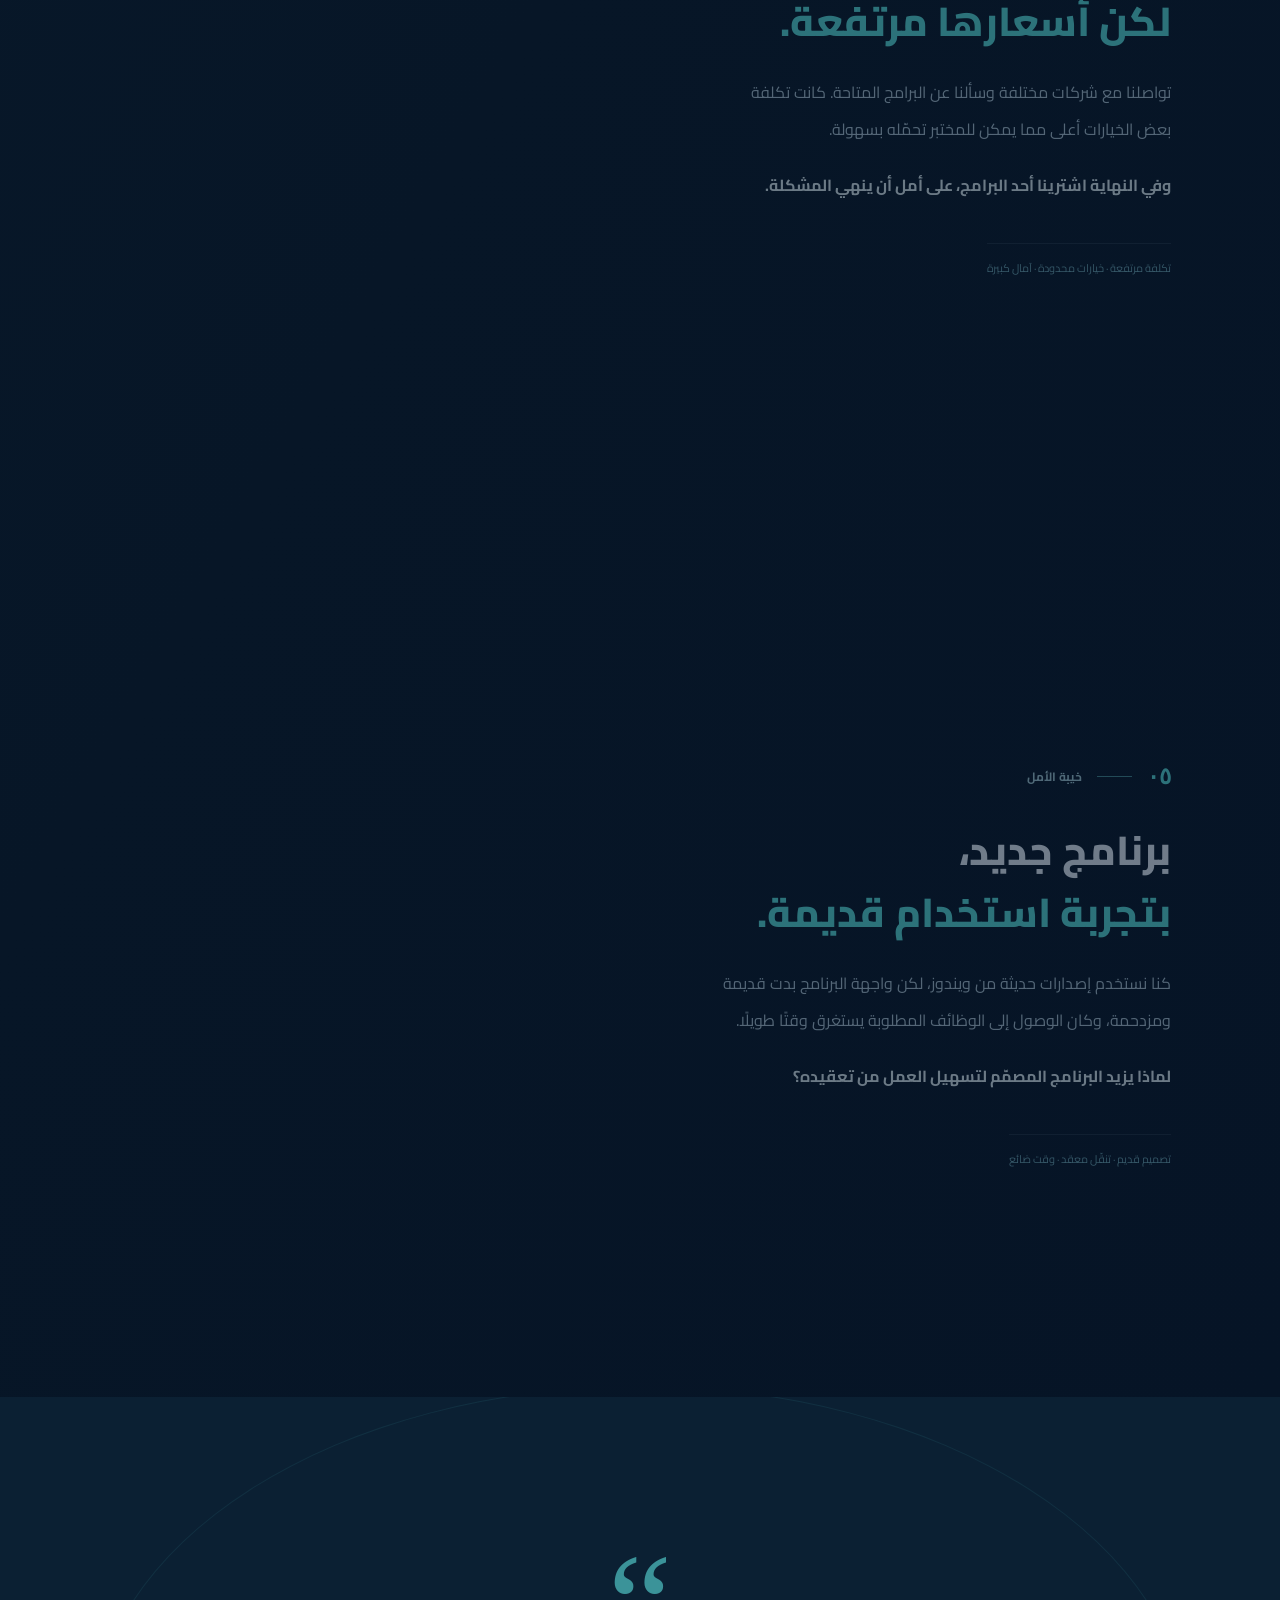
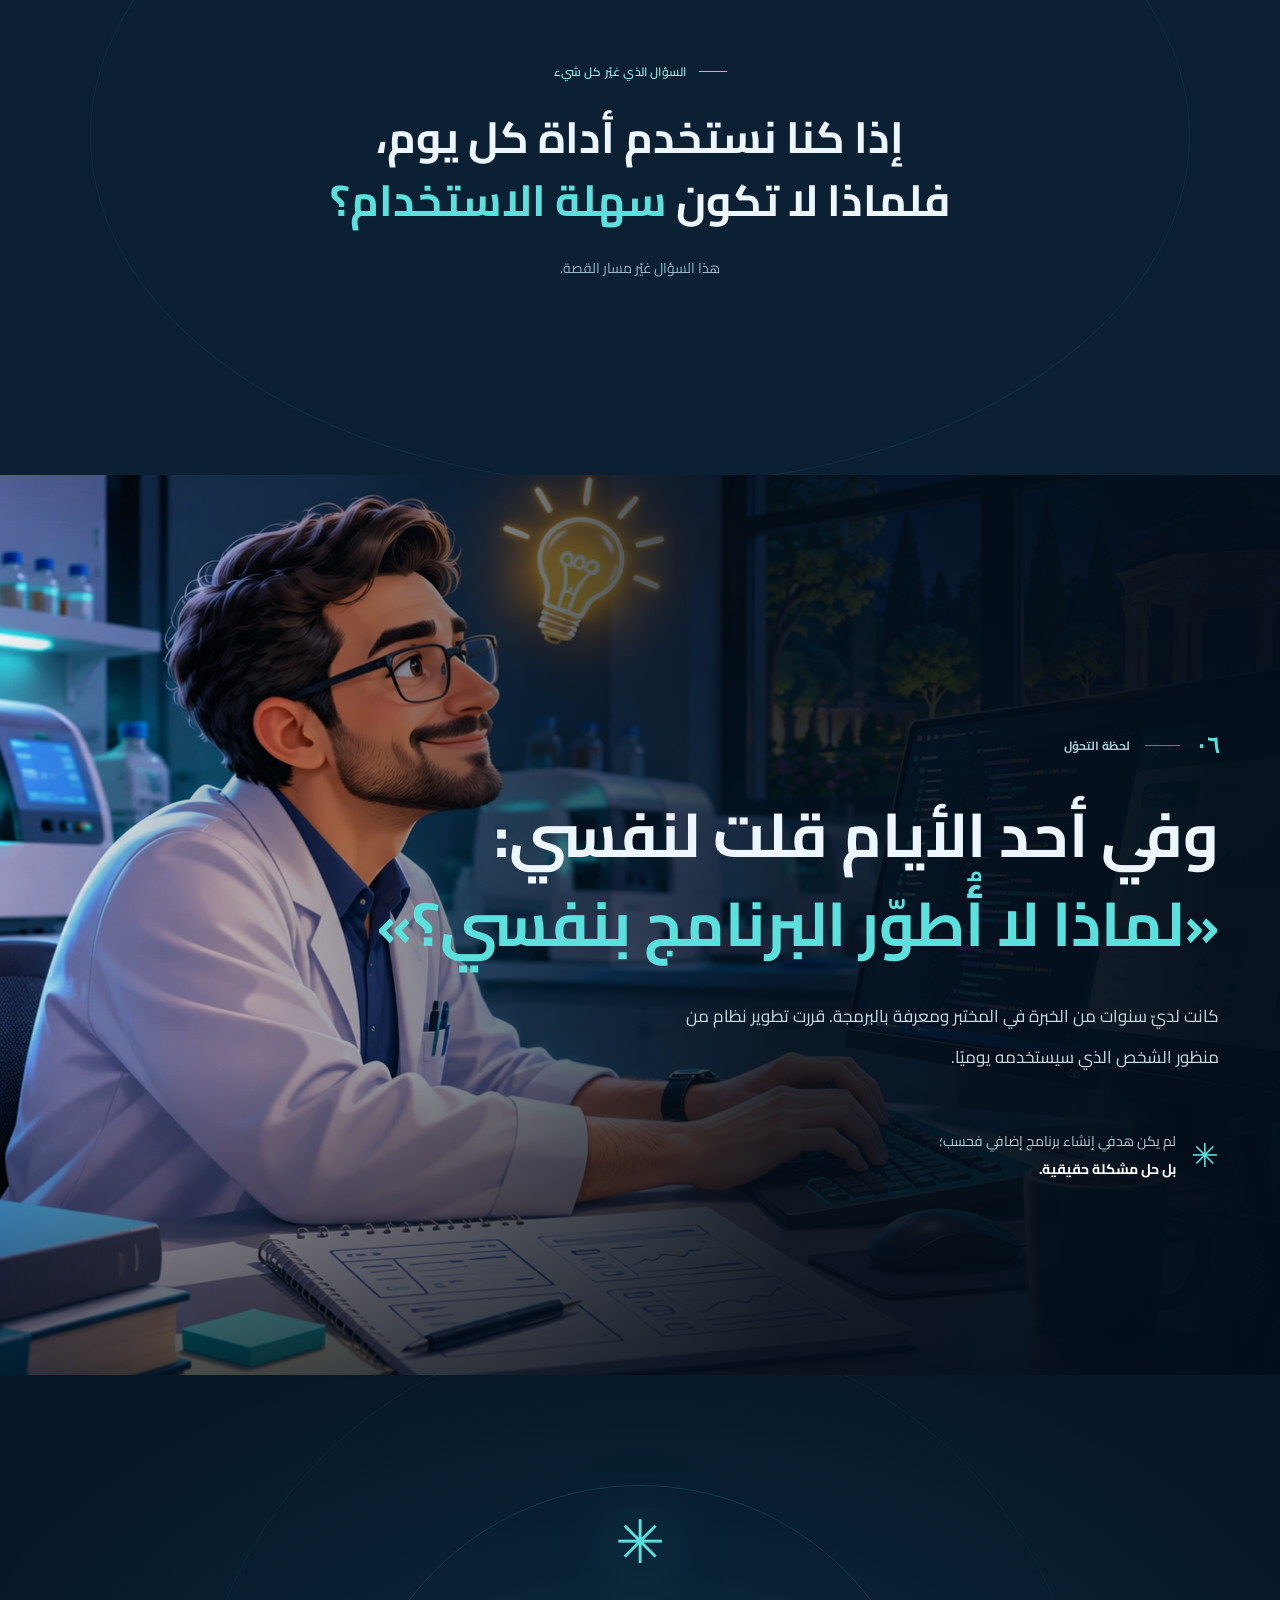
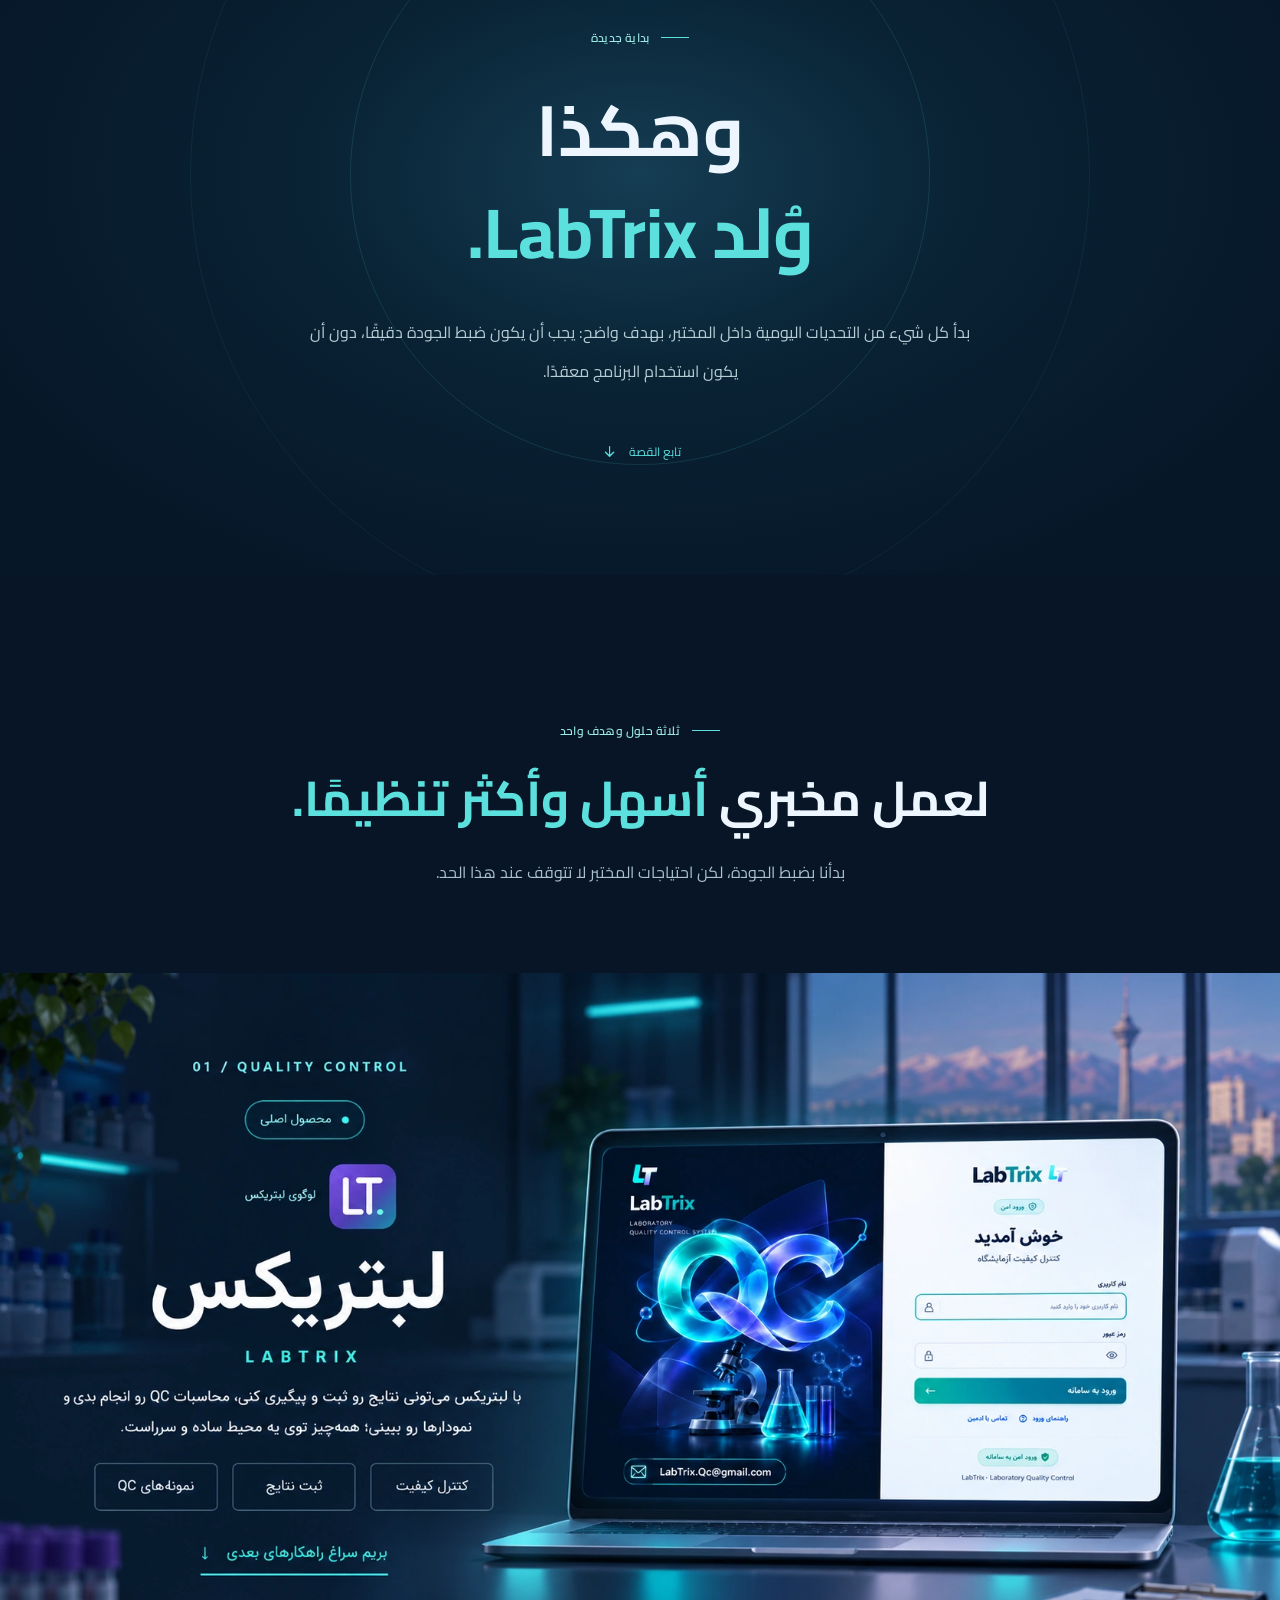
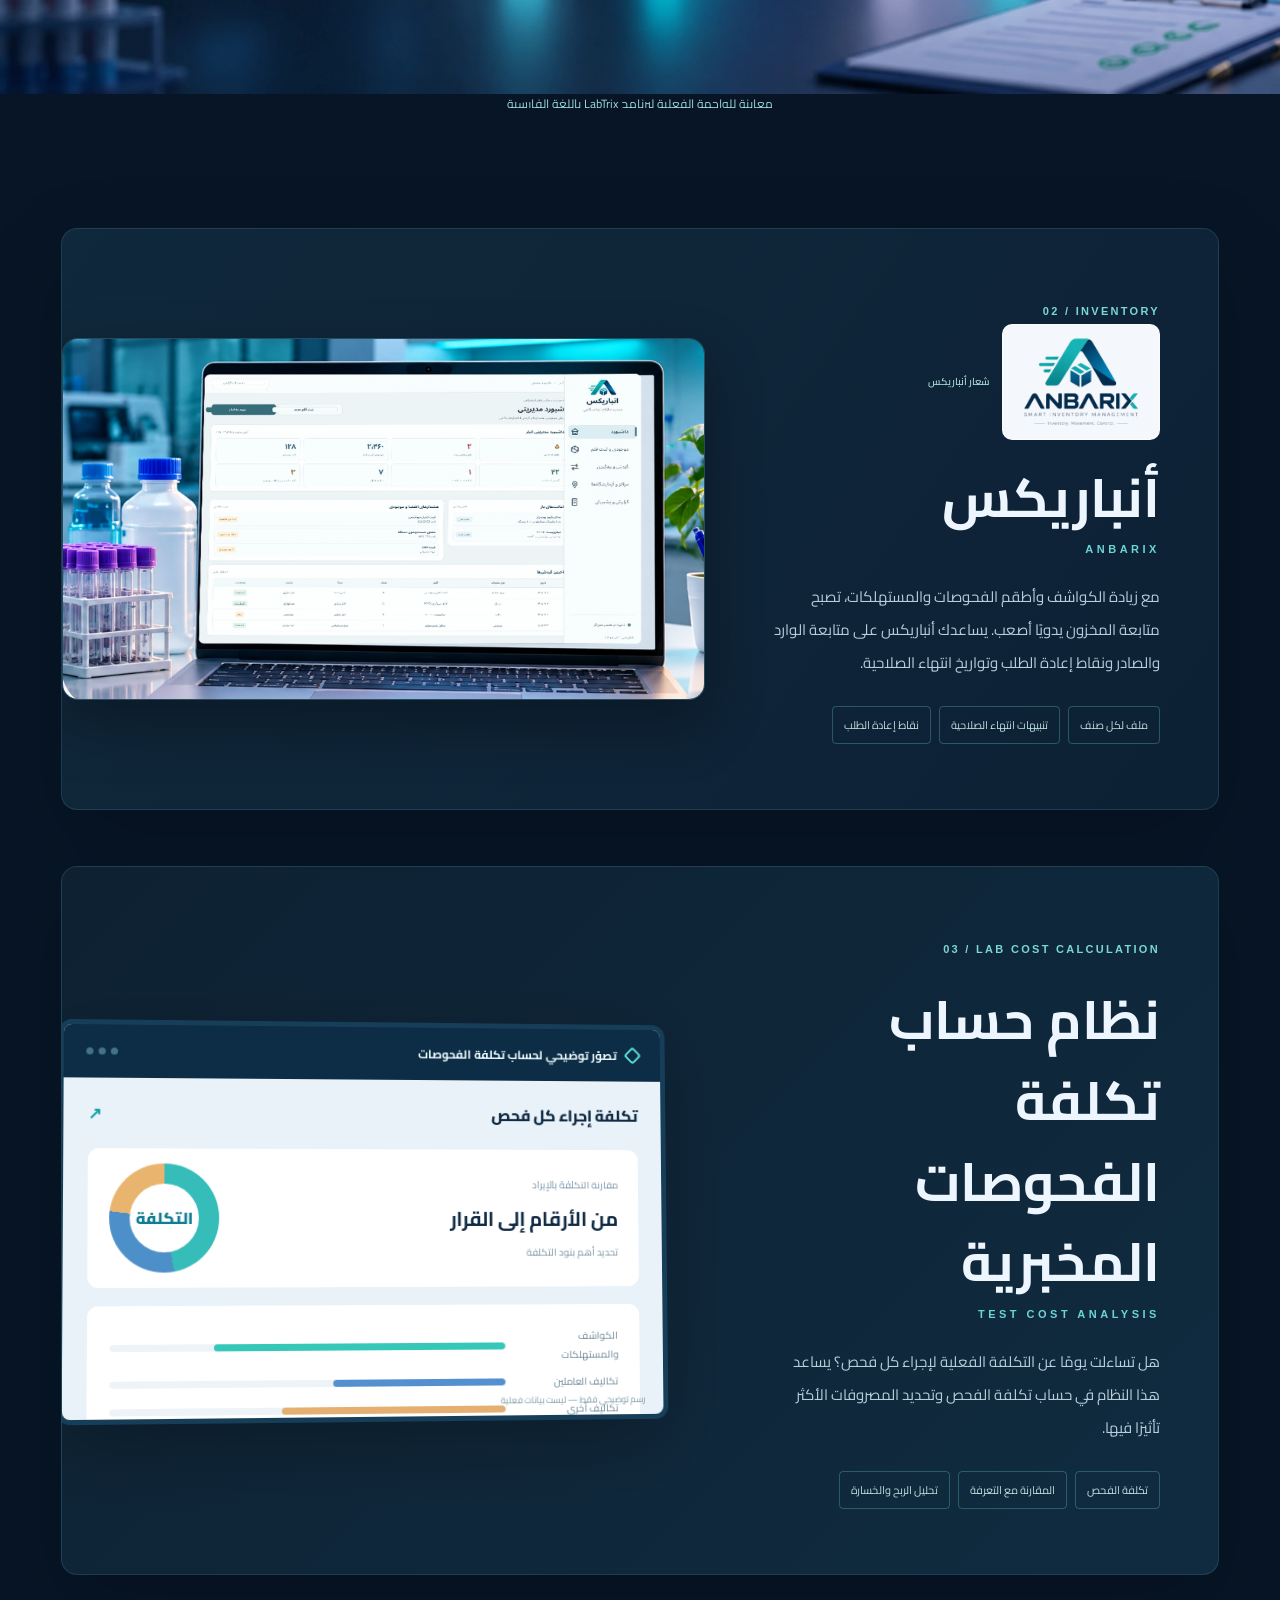
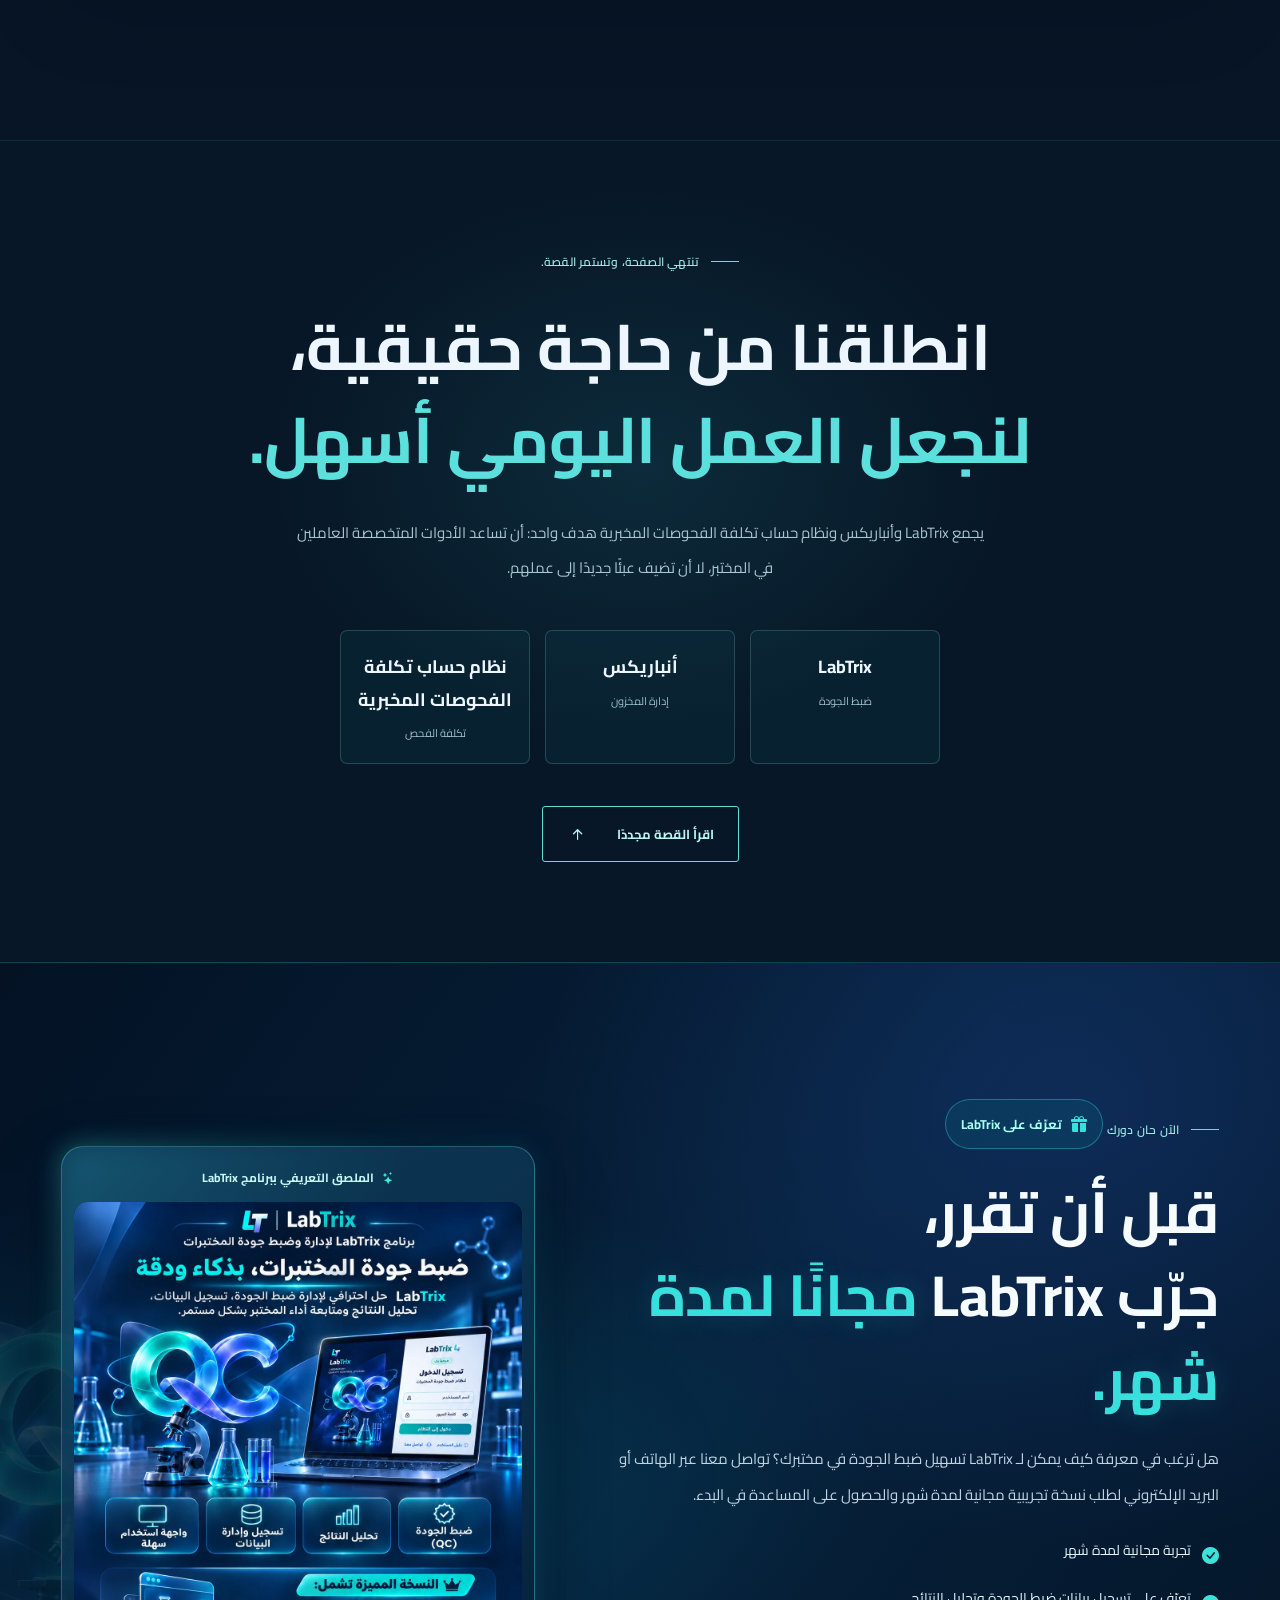
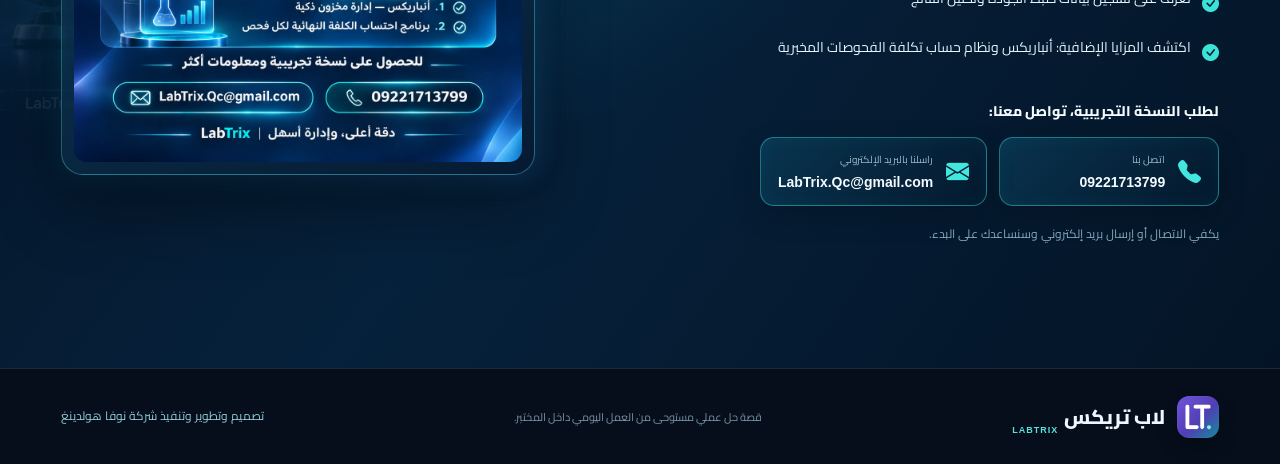
<file: ar.html>
<!DOCTYPE html>

<html dir="rtl" lang="ar">
<head>
<meta charset="utf-8"/>
<meta content="width=device-width, initial-scale=1, viewport-fit=cover" name="viewport"/>
<meta content="#071526" name="theme-color"/>
<title>برنامج LabTrix لضبط جودة المختبرات | أنباريكس وحساب تكلفة الفحوصات</title>
<meta content="LabTrix برنامج لضبط جودة المختبرات، يساعد على تسجيل نتائج ضبط الجودة ومراجعة الرسوم البيانية وتقليل العمل اليدوي. تجربة مجانية لمدة شهر." name="description"/>
<link href="https://qc.labtrix.ir/ar.html" rel="canonical"/>
<link href="https://qc.labtrix.ir/" hreflang="fa" rel="alternate"/>
<link href="https://qc.labtrix.ir/en.html" hreflang="en" rel="alternate"/>
<link href="https://qc.labtrix.ir/ar.html" hreflang="ar" rel="alternate"/>
<link href="https://qc.labtrix.ir/" hreflang="x-default" rel="alternate"/>
<meta content="website" property="og:type"/>
<meta content="https://qc.labtrix.ir/ar.html" property="og:url"/>
<meta content="LabTrix | برنامج ضبط جودة المختبرات" property="og:title"/>
<meta content="من تحديات ضبط الجودة داخل المختبر إلى نظام عملي وسهل الاستخدام، مع أنباريكس لإدارة المخزون وحساب تكلفة الفحوصات." property="og:description"/>
<meta content="LabTrix" property="og:site_name"/>
<meta content="ar_AR" property="og:locale"/>
<meta content="https://qc.labtrix.ir/assets/labtrix-showcase.webp" property="og:image"/>
<meta content="summary_large_image" name="twitter:card"/>
<link href="https://fonts.googleapis.com" rel="preconnect"/>
<link crossorigin="" href="https://fonts.gstatic.com" rel="preconnect"/>
<link href="https://fonts.googleapis.com/css2?family=Cairo:wght@400;500;600;700;800;900&amp;display=swap" rel="stylesheet"/>
<link as="image" href="assets/scene-01.jpg" rel="preload"/>
<link rel="icon" type="image/x-icon" href="/favicon.ico" />
<link rel="icon" type="image/png" sizes="96x96" href="/favicon-96x96.png" />
<link rel="apple-touch-icon" sizes="180x180" href="/apple-touch-icon.png" />
<link rel="manifest" href="/site.webmanifest" />
<link href="https://cdn.jsdelivr.net/npm/bootstrap-icons@1.11.3/font/bootstrap-icons.min.css" rel="stylesheet"/>
<link href="styles.css" rel="stylesheet"/>
<script defer="" src="app.js"></script>
<script type="application/ld+json">
{
  "@context": "https://schema.org",
  "@type": "SoftwareApplication",
  "name": "LabTrix",
  "alternateName": "LABTRIX",
  "description": "برنامج لضبط جودة المختبرات يساعد على تسجيل نتائج ضبط الجودة ومراجعة الرسوم البيانية وتقليل العمل اليدوي.",
  "applicationCategory": "BusinessApplication",
  "url": "https://qc.labtrix.ir/ar.html",
  "inLanguage": "ar"
}
</script>
</head>
<body class="lang-ar">
<a class="skip-link" href="#main">الانتقال إلى المحتوى الرئيسي</a>
<div aria-hidden="true" class="reading-progress"><span id="reading-progress-fill"></span></div>
<header class="site-header" id="site-header">
<div class="header-inner">
<a aria-label="LabTrix، العودة إلى بداية الصفحة" class="brand" href="#top">
<span aria-hidden="true" class="brand-mark brand-mark-image"><img alt="" src="assets/logo-lt.png"/></span>
<span class="brand-type"><strong>لاب تريكس</strong><small>LABTRIX</small></span>
</a>
<nav aria-label="القائمة الرئيسية" class="desktop-nav">
<a href="#story">قصتنا</a>
<a href="#turning-point">لحظة التحوّل</a>
<a href="#solutions">الحلول</a>
</nav><div aria-label="اختيار اللغة" class="language-switcher"><a class="lang-option" href="index.html" lang="fa">فارسی</a> <a class="lang-option" href="en.html" lang="en">English</a> <a aria-current="page" class="lang-option is-active" href="ar.html" lang="ar">العربية</a></div>
<a class="nav-cta" href="#solutions"><span>اكتشف الحلول</span><i aria-hidden="true" class="bi bi-arrow-left-short"></i></a>
<button aria-controls="mobile-nav" aria-expanded="false" aria-label="فتح القائمة" class="menu-toggle" id="menu-toggle" type="button"><span></span><span></span></button>
</div>
<nav aria-label="القائمة الجوالة" class="mobile-nav" hidden="" id="mobile-nav">
<a href="#story">قصتنا</a><a href="#turning-point">لحظة التحوّل</a><a href="#solutions">الحلول</a>
<div class="mobile-languages"><a class="lang-option" href="index.html" lang="fa">فارسی</a> <a class="lang-option" href="en.html" lang="en">English</a> <a aria-current="page" class="lang-option is-active" href="ar.html" lang="ar">العربية</a></div></nav>
</header>
<main id="main">
<section aria-labelledby="hero-title" class="hero" id="top">
<div aria-label="مشهد من قصة تدور في مختبر طبي حديث" class="hero-photo" role="img"></div>
<div class="hero-scrim"></div>
<div aria-hidden="true" class="hero-noise"></div>
<div class="hero-inner container">
<div class="hero-copy reveal is-visible">
<div class="eyebrow"><span class="eyebrow-line"></span> قصة من داخل المختبر · الفصل الأول <span class="eyebrow-dot"></span></div>
<p class="hero-kicker">تجربة حقيقية وسؤال بسيط.</p>
<h1 id="hero-title">مع كل نتيجة كنا نسجّلها،<br/>كان هناك <em>سؤال يتكرر.</em></h1>
<p class="hero-question">لماذا يجب أن تكون إدارة ضبط الجودة بهذه الصعوبة؟</p>
<p class="hero-description">هذه قصة LabTrix؛ برنامج وُلد من تجربة يومية حقيقية لأخصائي يعمل في المختبر الطبي.</p>
<a class="primary-link" href="#story"><span>ابدأ القصة</span><span aria-hidden="true" class="circle-arrow"><i class="bi bi-arrow-down"></i></span></a>
</div>
<div aria-hidden="true" class="hero-note"><span>01</span><span class="line"></span><span>08</span><small>من التحديات إلى الحل</small></div>
</div>
<a aria-label="الانتقال إلى بداية القصة" class="scroll-indicator" href="#story"><span class="scroll-track"><i></i></span><span>مرّر لمتابعة القصة</span></a>
<span aria-hidden="true" class="hero-edge-label">THE STORY BEHIND LABTRIX — SHIRAZ</span>
</section>
<section aria-label="مقدمة القصة" class="opening-statement">
<div aria-hidden="true" class="statement-glow"></div>
<div class="container statement-inner reveal">
<span class="section-overline"><span></span> قبل LabTrix</span>
<p>في المختبر، <strong>موثوقية النتائج</strong> لا تأتي من فراغ.</p>
<p class="statement-muted">تحتاج كل نتيجة إلى توثيق دقيق ومراجعة مستمرة وإجراءات لضبط الجودة؛ وكل ذلك يتطلب وقتًا وتركيزًا.</p>
<span aria-hidden="true" class="statement-rule"></span>
<p class="statement-tail">لكن الأدوات المتاحة لنا لم تكن دائمًا تجعل العمل أسهل.</p>
</div>
</section>
<section aria-label="فصول القصة" class="story-tunnel" id="story">
<div class="story-visual">
<div class="photo-stage" id="photo-stage">
<div class="stage-photo is-active"><img alt="أخصائي مختبر يراجع سجلات ضبط الجودة الورقية" loading="eager" src="assets/scene-02.webp"/></div>
<div class="stage-photo"><img alt="أخصائي مختبر يعمل على الجداول الإلكترونية" loading="lazy" src="assets/scene-03.webp"/></div>
<div class="stage-photo"><img alt="أخصائي مختبر يقارن برامج مختلفة" loading="lazy" src="assets/scene-04.webp"/></div>
<div class="stage-photo"><img alt="أخصائي مختبر يتحدث عبر الهاتف" loading="lazy" src="assets/scene-05.webp"/></div>
<div class="stage-photo"><img alt="أخصائي مختبر أمام برنامج قديم" loading="lazy" src="assets/scene-06.webp"/></div>
<div class="stage-photo-tint"></div>
<div class="stage-topline"><span class="live-beacon"></span> مستوحى من تجربة حقيقية داخل المختبر</div>
<div aria-hidden="true" class="stage-corner"><span id="scene-counter">٠١</span><span class="slash">/</span><span>٠٥</span></div>
<div class="stage-bottom"><span>LABORATORY CHRONICLES</span><span class="stage-line"></span><span>SHIRAZ</span></div>
</div>
</div>
<div class="story-copy">
<article class="story-chapter reveal" data-scene="0" id="chapter-paper">
<div class="chapter-meta"><span class="chapter-num">٠١</span><span class="chapter-separator"></span><span>أيام الورق والقلم</span></div>
<h2>بدأ كل شيء مع <mark>الورق والقلم.</mark></h2>
<p>كنا نسجّل نتائج ضبط الجودة يدويًا، ونجري الحسابات بالآلة الحاسبة، ونبحث بين الملفات الورقية كلما احتجنا إلى نتائج سابقة.</p>
<p class="chapter-emphasis">كنا نقضي وقتًا طويلًا في مهام كان يمكن أن تكون أبسط بكثير.</p>
<span class="chapter-footnote">سجلات ورقية · حسابات يدوية · ملفات متراكمة</span>
</article>
<article class="story-chapter reveal" data-scene="1" id="chapter-excel">
<div class="chapter-meta"><span class="chapter-num">٠٢</span><span class="chapter-separator"></span><span>خطوة إلى الأمام</span></div>
<h2>ثم استخدمنا الجداول الإلكترونية.<br/><mark>لكنها لم تكن كافية.</mark></h2>
<p>ساعدتنا الجداول والمعادلات في بعض المهام، لكننا واصلنا إدارة الملفات والحسابات والرسوم البيانية كلٌّ على حدة.</p>
<p class="chapter-emphasis">كنا بحاجة إلى نظام متخصص لضبط الجودة، لا إلى مزيد من الملفات المتفرقة.</p>
<span class="chapter-footnote">ملفات متفرقة · خطوات يدوية · الحاجة إلى نظام متخصص</span>
</article>
<article class="story-chapter reveal" data-scene="2" id="chapter-search">
<div class="chapter-meta"><span class="chapter-num">٠٣</span><span class="chapter-separator"></span><span>البحث عن حل</span></div>
<h2>بدأنا نبحث عن <mark>برنامج أفضل.</mark></h2>
<p>جرّبنا عدة برامج لضبط الجودة. بعضها لم يعمل جيدًا على أجهزتنا، وبعضها الآخر جعل المهام البسيطة معقدة بسبب كثرة القوائم والخطوات.</p>
<p class="chapter-emphasis">كنا نريد توفير الوقت، لا إضاعته في قوائم معقدة.</p>
<span class="chapter-footnote">مشكلات التوافق · واجهات مزدحمة · صعوبة الاستخدام</span>
</article>
<article class="story-chapter reveal" data-scene="3" id="chapter-cost">
<div class="chapter-meta"><span class="chapter-num">٠٤</span><span class="chapter-separator"></span><span>عقبة أخرى</span></div>
<h2>كانت الحلول موجودة،<br/><mark>لكن أسعارها مرتفعة.</mark></h2>
<p>تواصلنا مع شركات مختلفة وسألنا عن البرامج المتاحة. كانت تكلفة بعض الخيارات أعلى مما يمكن للمختبر تحمّله بسهولة.</p>
<p class="chapter-emphasis">وفي النهاية اشترينا أحد البرامج، على أمل أن ينهي المشكلة.</p>
<span class="chapter-footnote">تكلفة مرتفعة · خيارات محدودة · آمال كبيرة</span>
</article>
<article class="story-chapter reveal" data-scene="4" id="chapter-old">
<div class="chapter-meta"><span class="chapter-num">٠٥</span><span class="chapter-separator"></span><span>خيبة الأمل</span></div>
<h2>برنامج جديد،<br/><mark>بتجربة استخدام قديمة.</mark></h2>
<p>كنا نستخدم إصدارات حديثة من ويندوز، لكن واجهة البرنامج بدت قديمة ومزدحمة، وكان الوصول إلى الوظائف المطلوبة يستغرق وقتًا طويلًا.</p>
<p class="chapter-emphasis">لماذا يزيد البرنامج المصمّم لتسهيل العمل من تعقيده؟</p>
<span class="chapter-footnote">تصميم قديم · تنقّل معقد · وقت ضائع</span>
</article>
</div>
</section>
<section aria-label="السؤال المحوري" class="pivot-quote"><div class="container reveal"><div aria-hidden="true" class="giant-quote">“</div><span class="section-overline"><span></span> السؤال الذي غيّر كل شيء</span><h2>إذا كنا نستخدم أداة كل يوم،<br/>فلماذا لا تكون <em>سهلة الاستخدام؟</em></h2><p>هذا السؤال غيّر مسار القصة.</p></div></section>
<section aria-labelledby="turning-title" class="turning-point" id="turning-point">
<div aria-label="مشهد من قصة تدور في مختبر طبي حديث" class="turning-background" role="img"></div>
<div class="turning-shade"></div>
<div class="container turning-inner reveal">
<div class="chapter-meta"><span class="chapter-num">٠٦</span><span class="chapter-separator"></span><span>لحظة التحوّل</span></div>
<h2 id="turning-title">وفي أحد الأيام قلت لنفسي:<br/><em>«لماذا لا أُطوّر البرنامج بنفسي؟»</em></h2>
<p>كانت لديّ سنوات من الخبرة في المختبر ومعرفة بالبرمجة. قررت تطوير نظام من منظور الشخص الذي سيستخدمه يوميًا.</p>
<div class="decision-note"><span aria-hidden="true" class="note-symbol">✳</span><span>لم يكن هدفي إنشاء برنامج إضافي فحسب؛<br/><strong>بل حل مشكلة حقيقية.</strong></span></div>
</div>
</section>
<section aria-labelledby="birth-title" class="birth-intro" id="birth"><div class="container reveal"><span aria-hidden="true" class="birth-spark">✳</span><span class="section-overline"><span></span> بداية جديدة</span><h2 id="birth-title">وهكذا<br/><em>وُلد LabTrix.</em></h2><p>بدأ كل شيء من التحديات اليومية داخل المختبر، بهدف واضح: يجب أن يكون ضبط الجودة دقيقًا، دون أن يكون استخدام البرنامج معقدًا.</p><span class="birth-scroll">تابع القصة <i aria-hidden="true" class="bi bi-arrow-down-short"></i></span></div></section>
<section aria-labelledby="solutions-title" class="solutions" id="solutions">
<div class="container solutions-heading reveal"><span class="section-overline"><span></span> ثلاثة حلول وهدف واحد</span><h2 id="solutions-title">لعمل مخبري <em>أسهل وأكثر تنظيمًا.</em></h2><p>بدأنا بضبط الجودة، لكن احتياجات المختبر لا تتوقف عند هذا الحد.</p></div>
<article aria-labelledby="labtrix-title" class="labtrix-image-showcase reveal" id="labtrix">
<h3 class="showcase-title-hidden" id="labtrix-title">LabTrix — برنامج ضبط الجودة في المختبرات</h3>
<figure class="labtrix-showcase-figure">
<img alt="صورة ترويجية لبرنامج LabTrix لضبط الجودة" height="941" loading="lazy" src="assets/labtrix-showcase.webp" width="1672"/>
<figcaption class="original-ui-caption">معاينة للواجهة الفعلية لبرنامج LabTrix باللغة الفارسية</figcaption></figure>
</article>
<div class="container additional-solutions" id="more-solutions">
<article aria-labelledby="inventory-title" class="product-panel inventory-panel reveal">
<div class="product-copy"><span class="solution-index">02 / INVENTORY</span><div class="product-logo-block"><img alt="شعار أنباريكس" src="assets/logo-anbarix.png"/><span>شعار أنباريكس</span></div><h3 id="inventory-title">أنباريكس <small>ANBARIX</small></h3><p>مع زيادة الكواشف وأطقم الفحوصات والمستهلكات، تصبح متابعة المخزون يدويًا أصعب. يساعدك أنباريكس على متابعة الوارد والصادر ونقاط إعادة الطلب وتواريخ انتهاء الصلاحية.</p><div class="feature-row"><span>ملف لكل صنف</span><span>تنبيهات انتهاء الصلاحية</span><span>نقاط إعادة الطلب</span></div></div>
<figure class="anbarix-real-showcase">
<a aria-label="فتح صورة لوحة إدارة المخزون في أنباريكس بحجم كامل" href="assets/anbarix-inventory-showcase.webp" rel="noopener" target="_blank">
<img alt="لوحة إدارة المخزون في أنباريكس معروضة على حاسوب محمول داخل مختبر" decoding="async" height="945" loading="lazy" src="assets/anbarix-inventory-showcase.webp" width="1680"/>
</a>
</figure>
</article>
<article aria-labelledby="finance-title" class="product-panel finance-panel reveal">
<div class="product-copy"><span class="solution-index">03 / LAB COST CALCULATION</span><h3 id="finance-title">نظام حساب تكلفة الفحوصات المخبرية <small>TEST COST ANALYSIS</small></h3><p>هل تساءلت يومًا عن التكلفة الفعلية لإجراء كل فحص؟ يساعد هذا النظام في حساب تكلفة الفحص وتحديد المصروفات الأكثر تأثيرًا فيها.</p><div class="feature-row"><span>تكلفة الفحص</span><span>المقارنة مع التعرفة</span><span>تحليل الربح والخسارة</span></div></div>
<div aria-label="رسم توضيحي لحساب تكلفة الفحوصات المخبرية" class="ui-art finance-art" role="img">
<div class="ui-panel-head"><span class="mock-logo"><span class="mock-diamond"></span> تصوّر توضيحي لحساب تكلفة الفحوصات</span><span class="mock-dots"><i></i><i></i><i></i></span></div>
<div class="mini-title">تكلفة إجراء كل فحص <span>↗</span></div>
<div class="cost-box"><div class="cost-copy"><small>مقارنة التكلفة بالإيراد</small><strong>من الأرقام إلى القرار</strong><span>تحديد أهم بنود التكلفة</span></div><div class="donut"><div class="donut-hole">التكلفة</div></div></div>
<div class="cost-bars"><div><span>الكواشف والمستهلكات</span><i><b style="width:74%"></b></i></div><div><span>تكاليف العاملين</span><i><b style="width:44%"></b></i></div><div><span>تكاليف أخرى</span><i><b style="width:57%"></b></i></div></div>
<span class="concept-label">رسم توضيحي فقط — ليست بيانات فعلية</span>
</div>
</article>
</div>
</section>
<section aria-labelledby="closing-title" class="closing" id="closing"><div aria-hidden="true" class="closing-orb"></div><div class="container closing-inner reveal"><span class="section-overline"><span></span> تنتهي الصفحة، وتستمر القصة.</span><h2 id="closing-title">انطلقنا من حاجة حقيقية،<br/><em>لنجعل العمل اليومي أسهل.</em></h2><p>يجمع LabTrix وأنباريكس ونظام حساب تكلفة الفحوصات المخبرية هدف واحد: أن تساعد الأدوات المتخصصة العاملين في المختبر، لا أن تضيف عبئًا جديدًا إلى عملهم.</p><div class="three-brands"><a href="#labtrix"><b>LabTrix</b><small>ضبط الجودة</small></a><a href="#more-solutions"><b>أنباريكس</b><small>إدارة المخزون</small></a><a href="#finance-title"><b>نظام حساب تكلفة الفحوصات المخبرية</b><small>تكلفة الفحص</small></a></div><a class="closing-button" href="#top">اقرأ القصة مجددًا <i aria-hidden="true" class="bi bi-arrow-up-short"></i></a></div></section>
<section aria-labelledby="trial-title" class="trial-cta" id="free-trial">
<div aria-hidden="true" class="trial-ambient-art"></div>
<div class="container trial-grid">
<div class="trial-copy reveal">
<span class="section-overline"><span></span> الآن حان دورك</span>
<span class="trial-kicker"><i aria-hidden="true" class="bi bi-gift-fill"></i> تعرّف على LabTrix</span>
<h2 id="trial-title">قبل أن تقرر،<br/>جرّب LabTrix <em>مجانًا لمدة شهر.</em></h2>
<p>هل ترغب في معرفة كيف يمكن لـ LabTrix تسهيل ضبط الجودة في مختبرك؟ تواصل معنا عبر الهاتف أو البريد الإلكتروني لطلب نسخة تجريبية مجانية لمدة شهر والحصول على المساعدة في البدء.</p>
<div class="trial-benefits">
<div><i aria-hidden="true" class="bi bi-check-circle-fill"></i><span>تجربة مجانية لمدة شهر</span></div>
<div><i aria-hidden="true" class="bi bi-check-circle-fill"></i><span>تعرّف على تسجيل بيانات ضبط الجودة وتحليل النتائج</span></div>
<div><i aria-hidden="true" class="bi bi-check-circle-fill"></i><span>اكتشف المزايا الإضافية: أنباريكس ونظام حساب تكلفة الفحوصات المخبرية</span></div>
</div>
<div class="trial-contact-label">لطلب النسخة التجريبية، تواصل معنا:</div>
<div class="trial-contact-actions">
<a class="trial-contact phone-contact" href="tel:+989221713799"><i aria-hidden="true" class="bi bi-telephone-fill"></i><span><small>اتصل بنا</small><b dir="ltr">09221713799</b></span></a>
<a class="trial-contact email-contact" href="mailto:LabTrix.Qc@gmail.com"><i aria-hidden="true" class="bi bi-envelope-fill"></i><span><small>راسلنا بالبريد الإلكتروني</small><b dir="ltr">LabTrix.Qc@gmail.com</b></span></a>
</div>
<p class="trial-note">يكفي الاتصال أو إرسال بريد إلكتروني وسنساعدك على البدء.</p>
</div>
<div class="trial-poster-wrap reveal">
<div class="trial-poster-frame">
<span class="poster-caption"><i aria-hidden="true" class="bi bi-stars"></i> الملصق التعريفي ببرنامج LabTrix</span>
<a aria-label="فتح الملصق التعريفي لبرنامج LabTrix بحجم كامل" href="assets/labtrix-poster-ar.webp" rel="noopener" target="_blank">
<img alt="الملصق التعريفي لبرنامج LabTrix" height="1402" loading="lazy" src="assets/labtrix-poster-ar.webp" width="1122"/>
</a>
</div>
</div>
</div>
</section>
</main>
<footer class="site-footer"><div class="container footer-inner"><a class="footer-brand" href="#top"><img alt="شعار لاب تريكس" src="assets/logo-lt.png"/><span class="footer-brand-text">لاب تريكس <span>LABTRIX</span></span></a><p>قصة حل عملي مستوحى من العمل اليومي داخل المختبر.</p><span>تصميم وتطوير وتنفيذ شركة نوفا هولدينغ</span></div></footer>
</body>
</html>
</file>
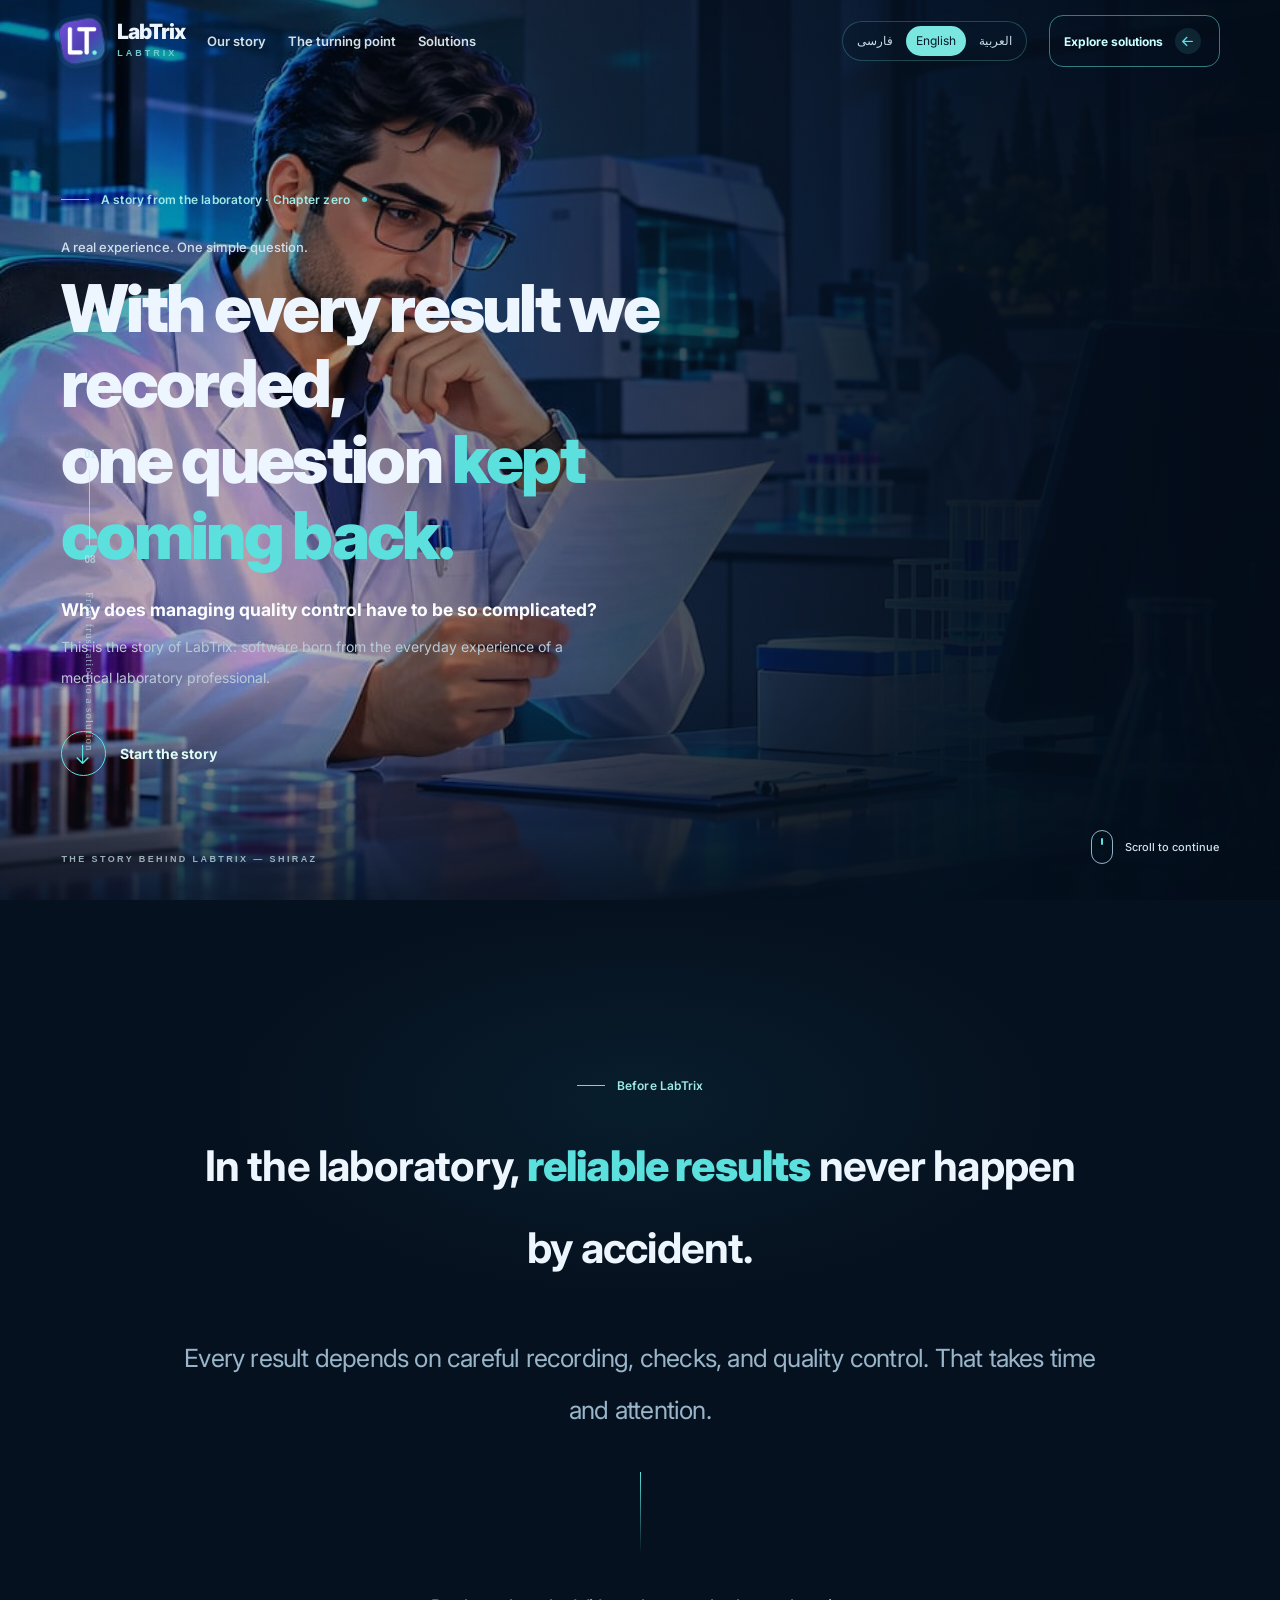
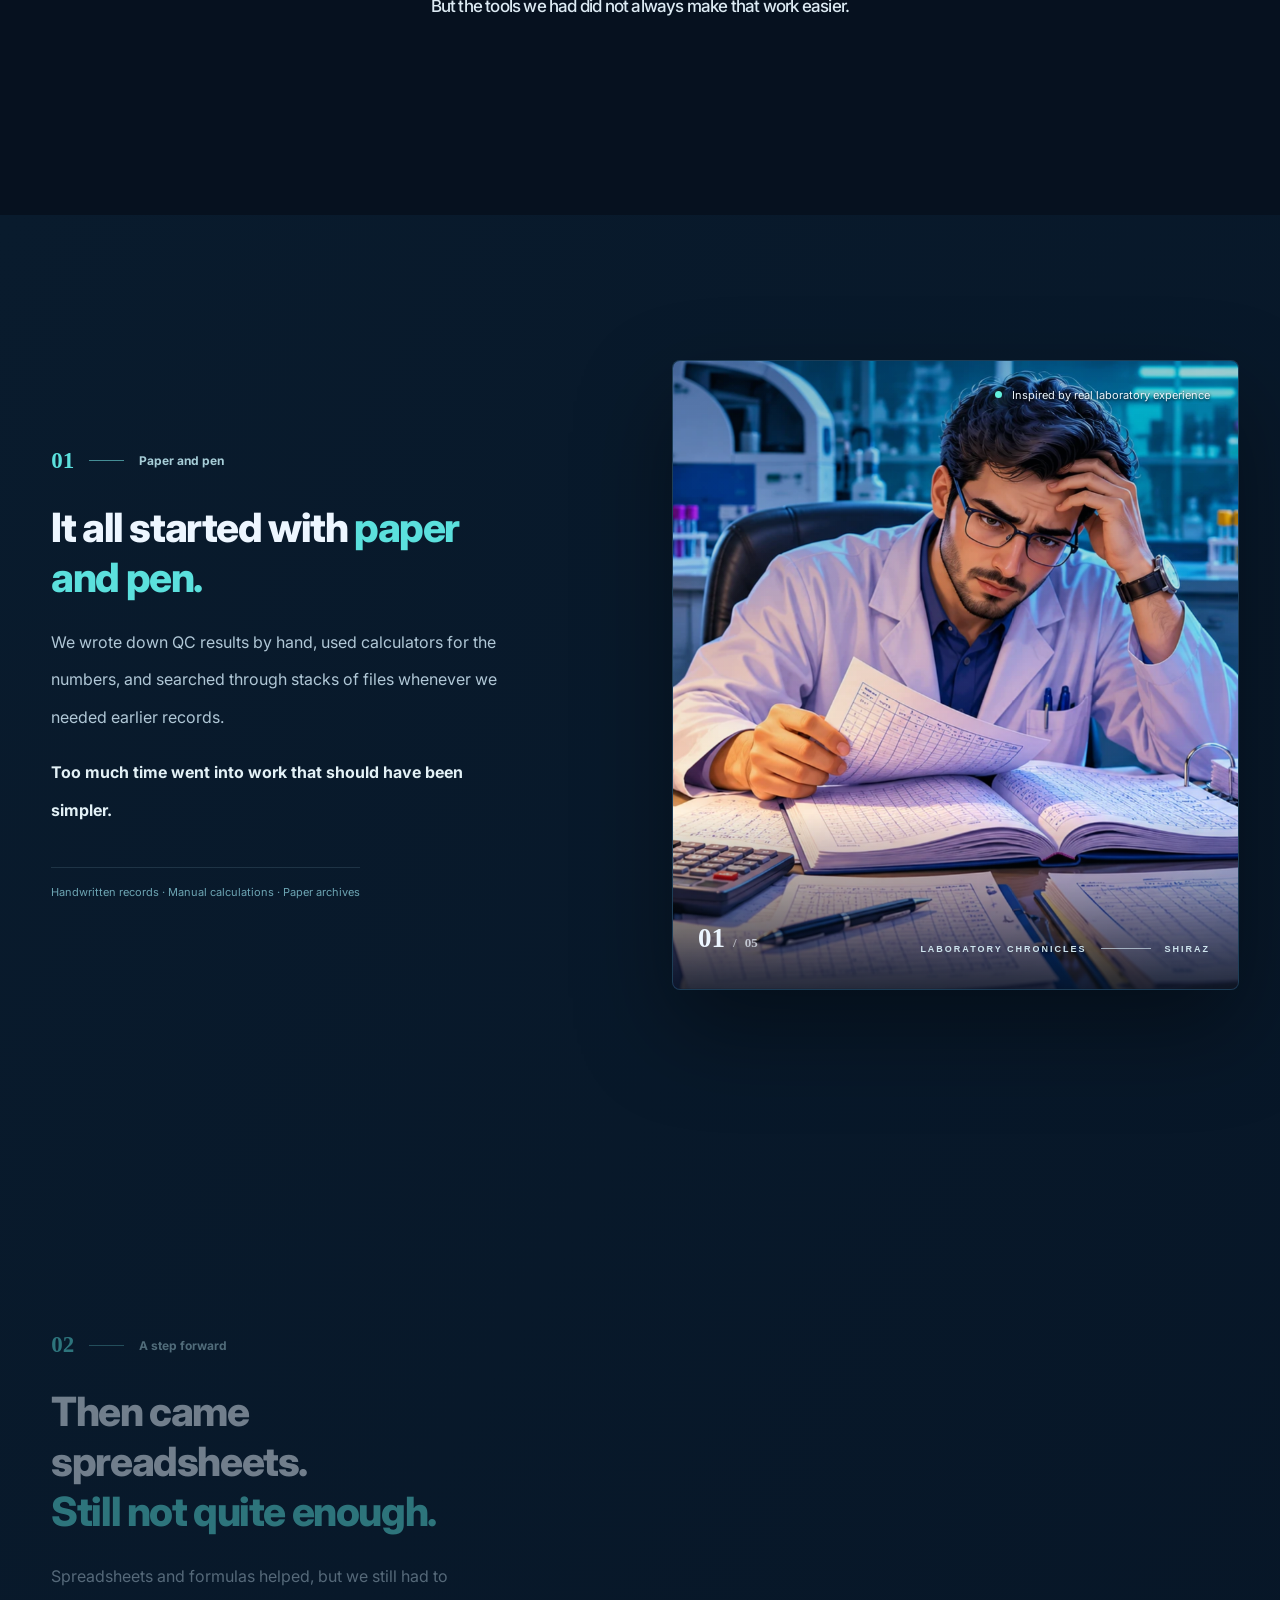
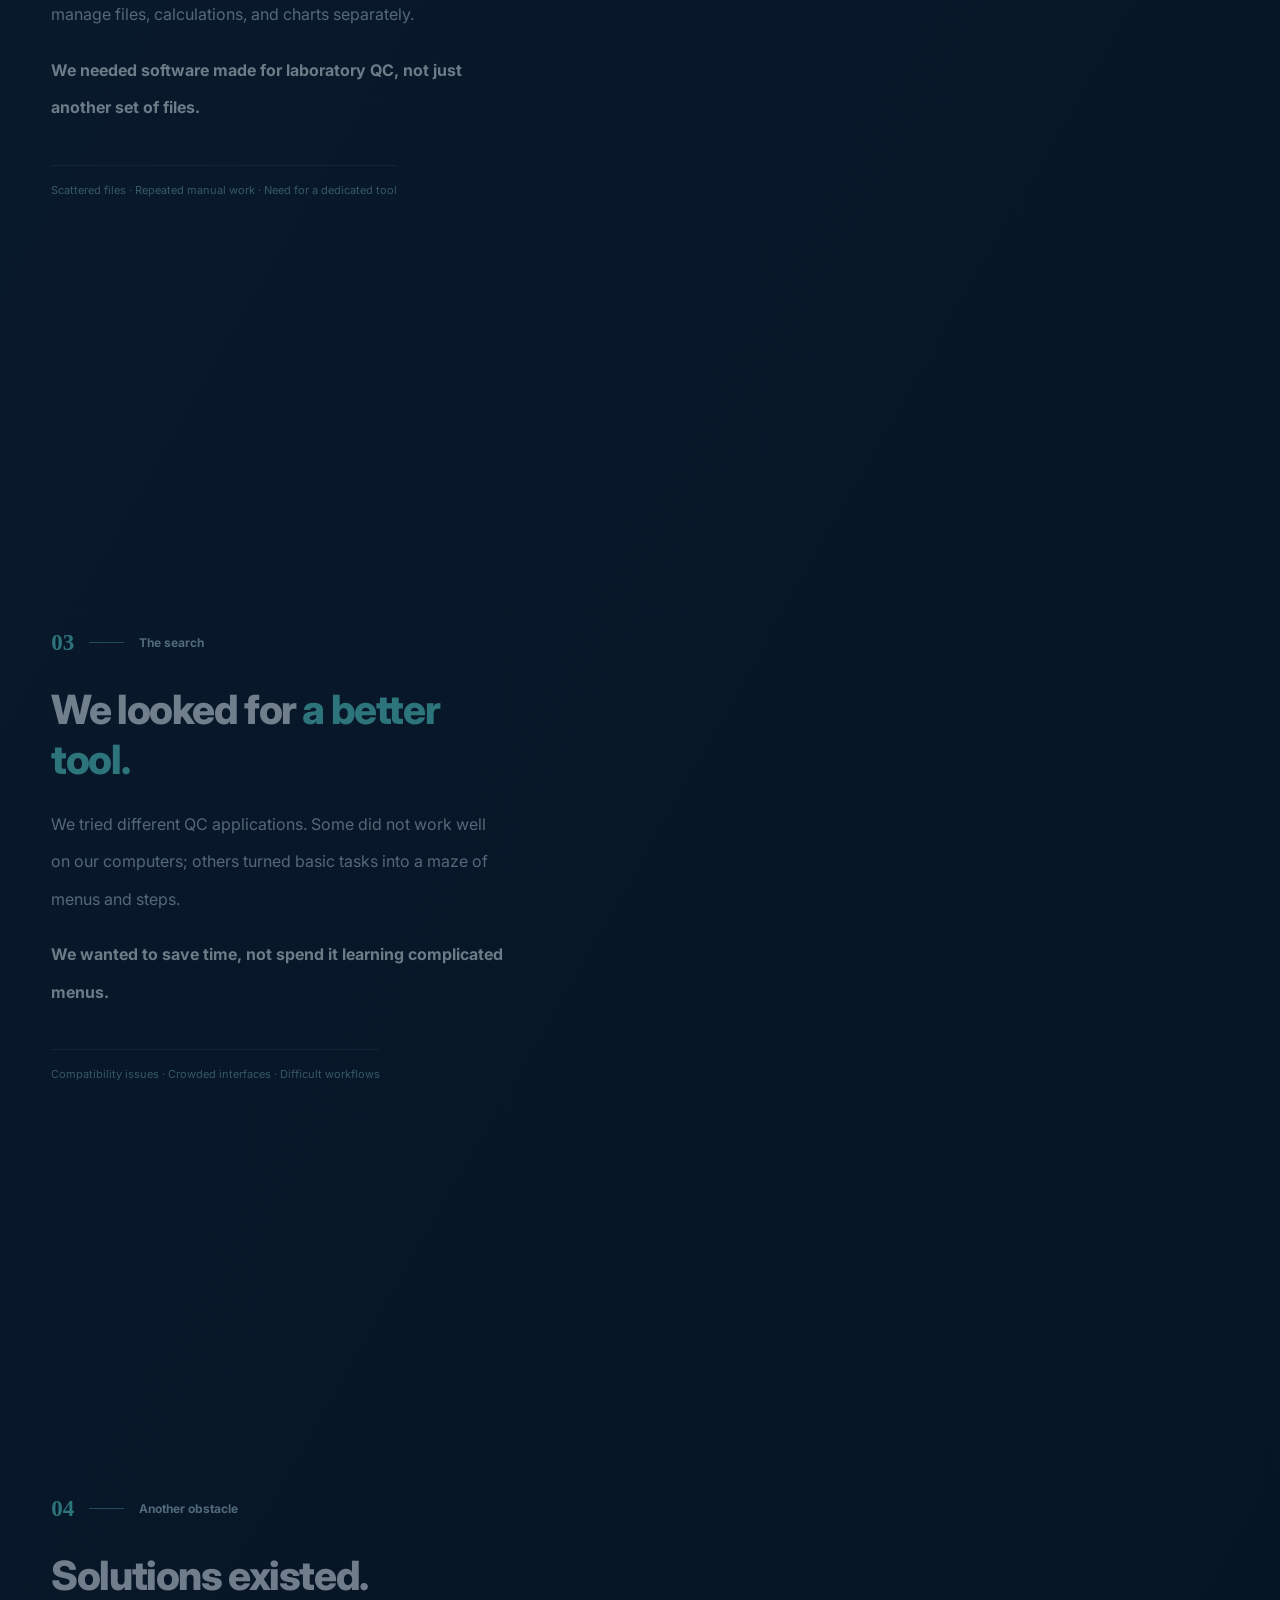
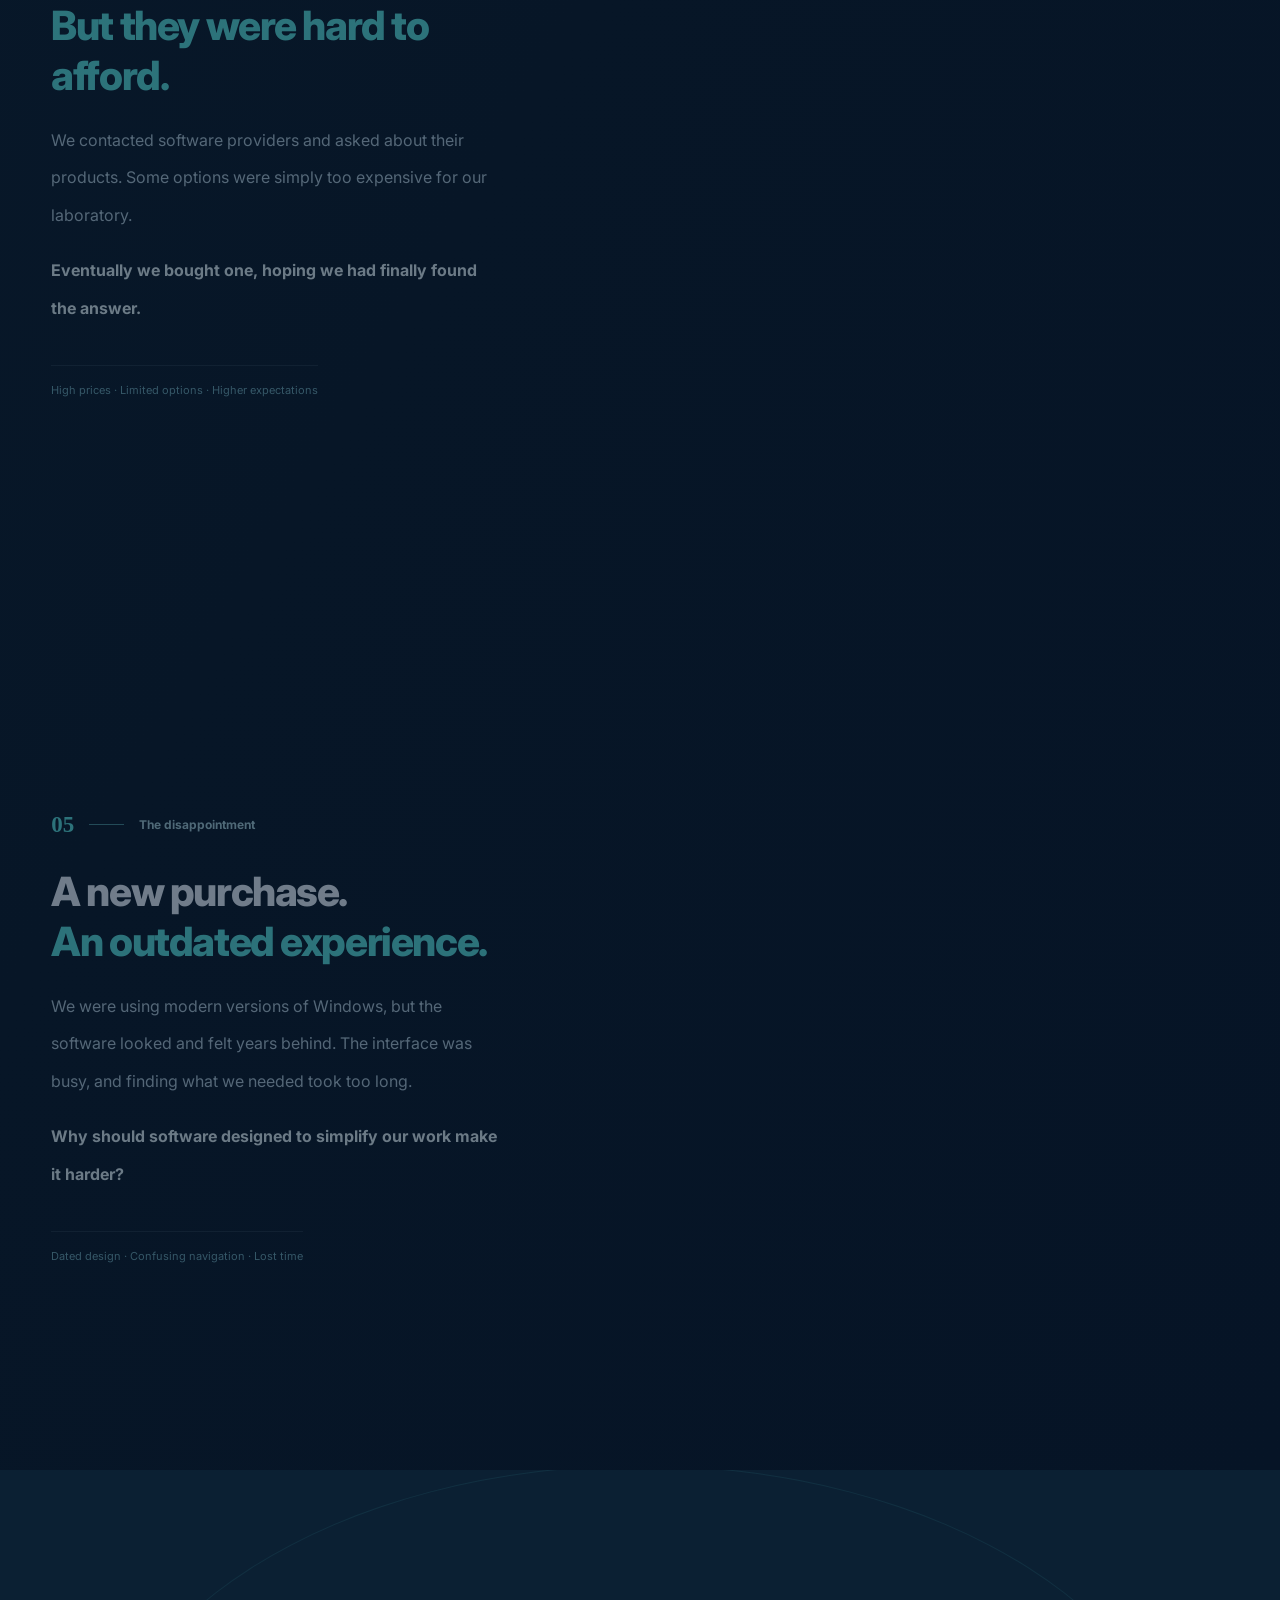
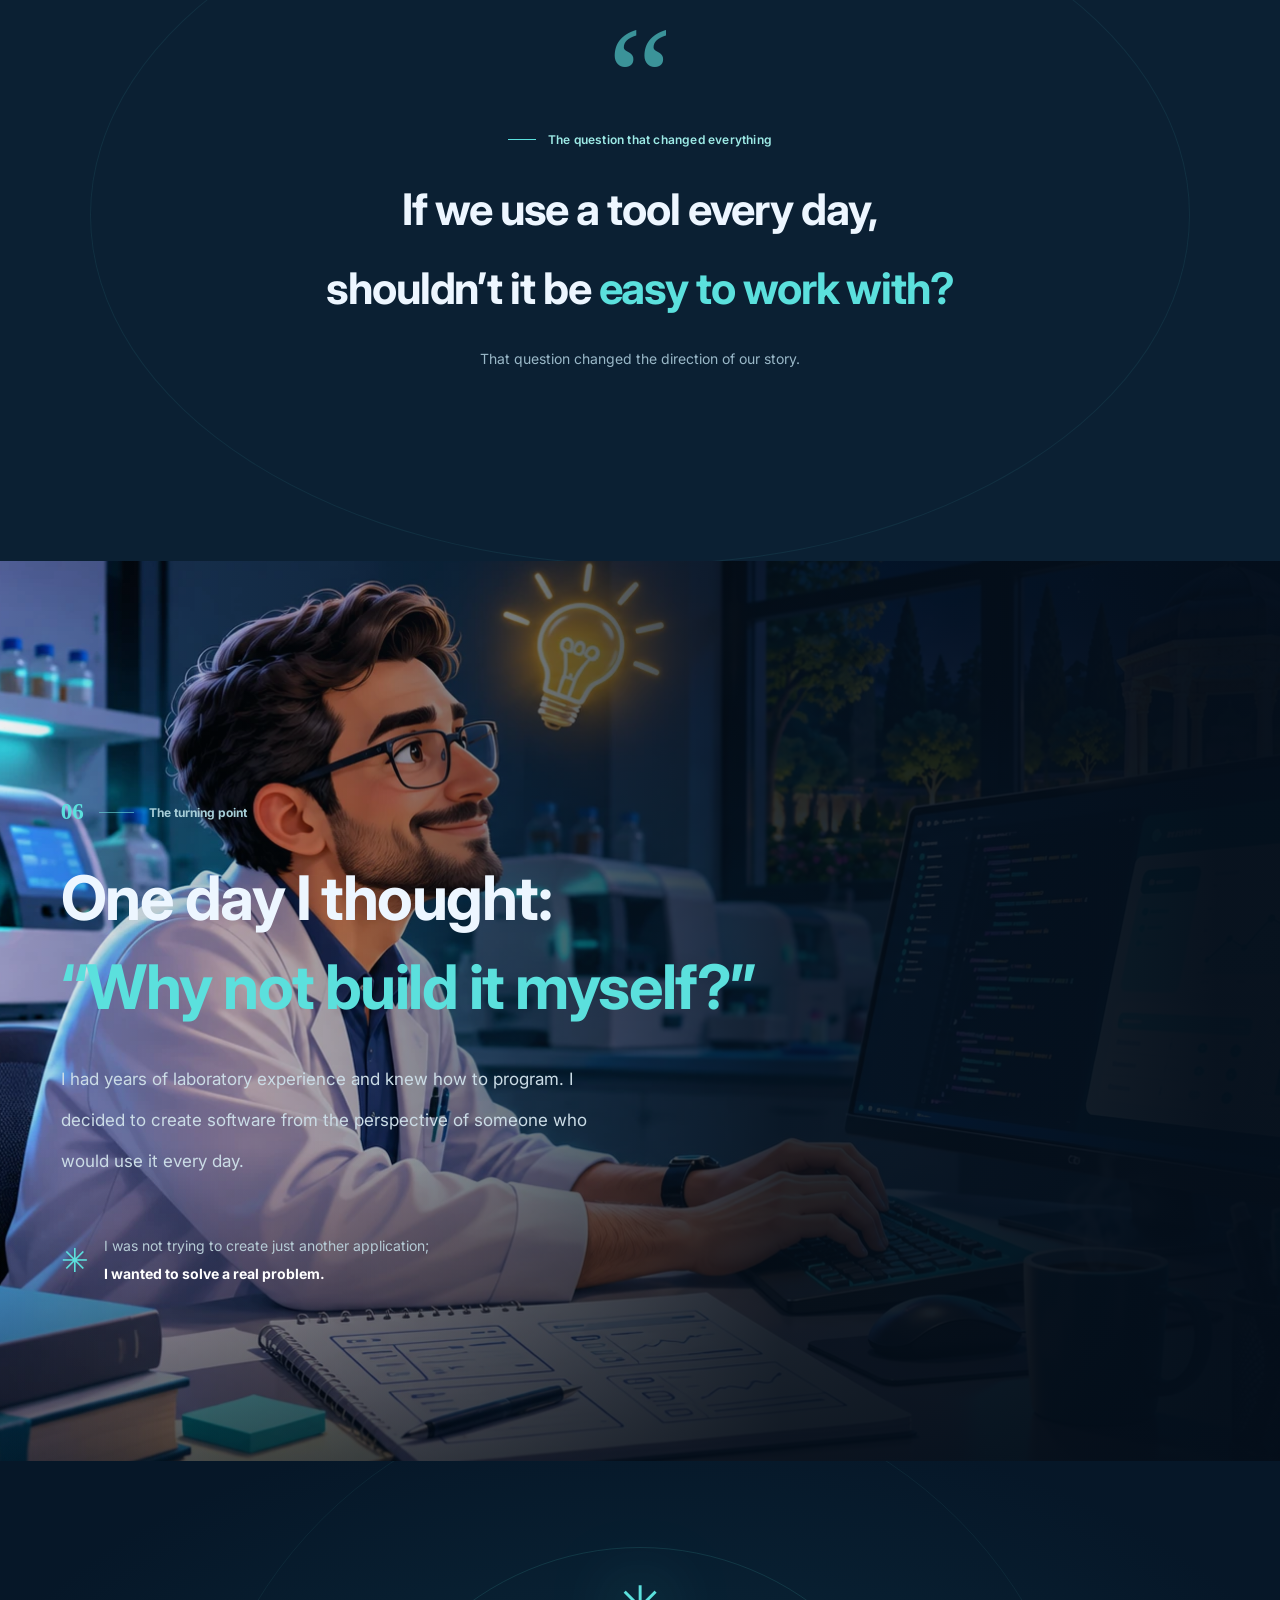
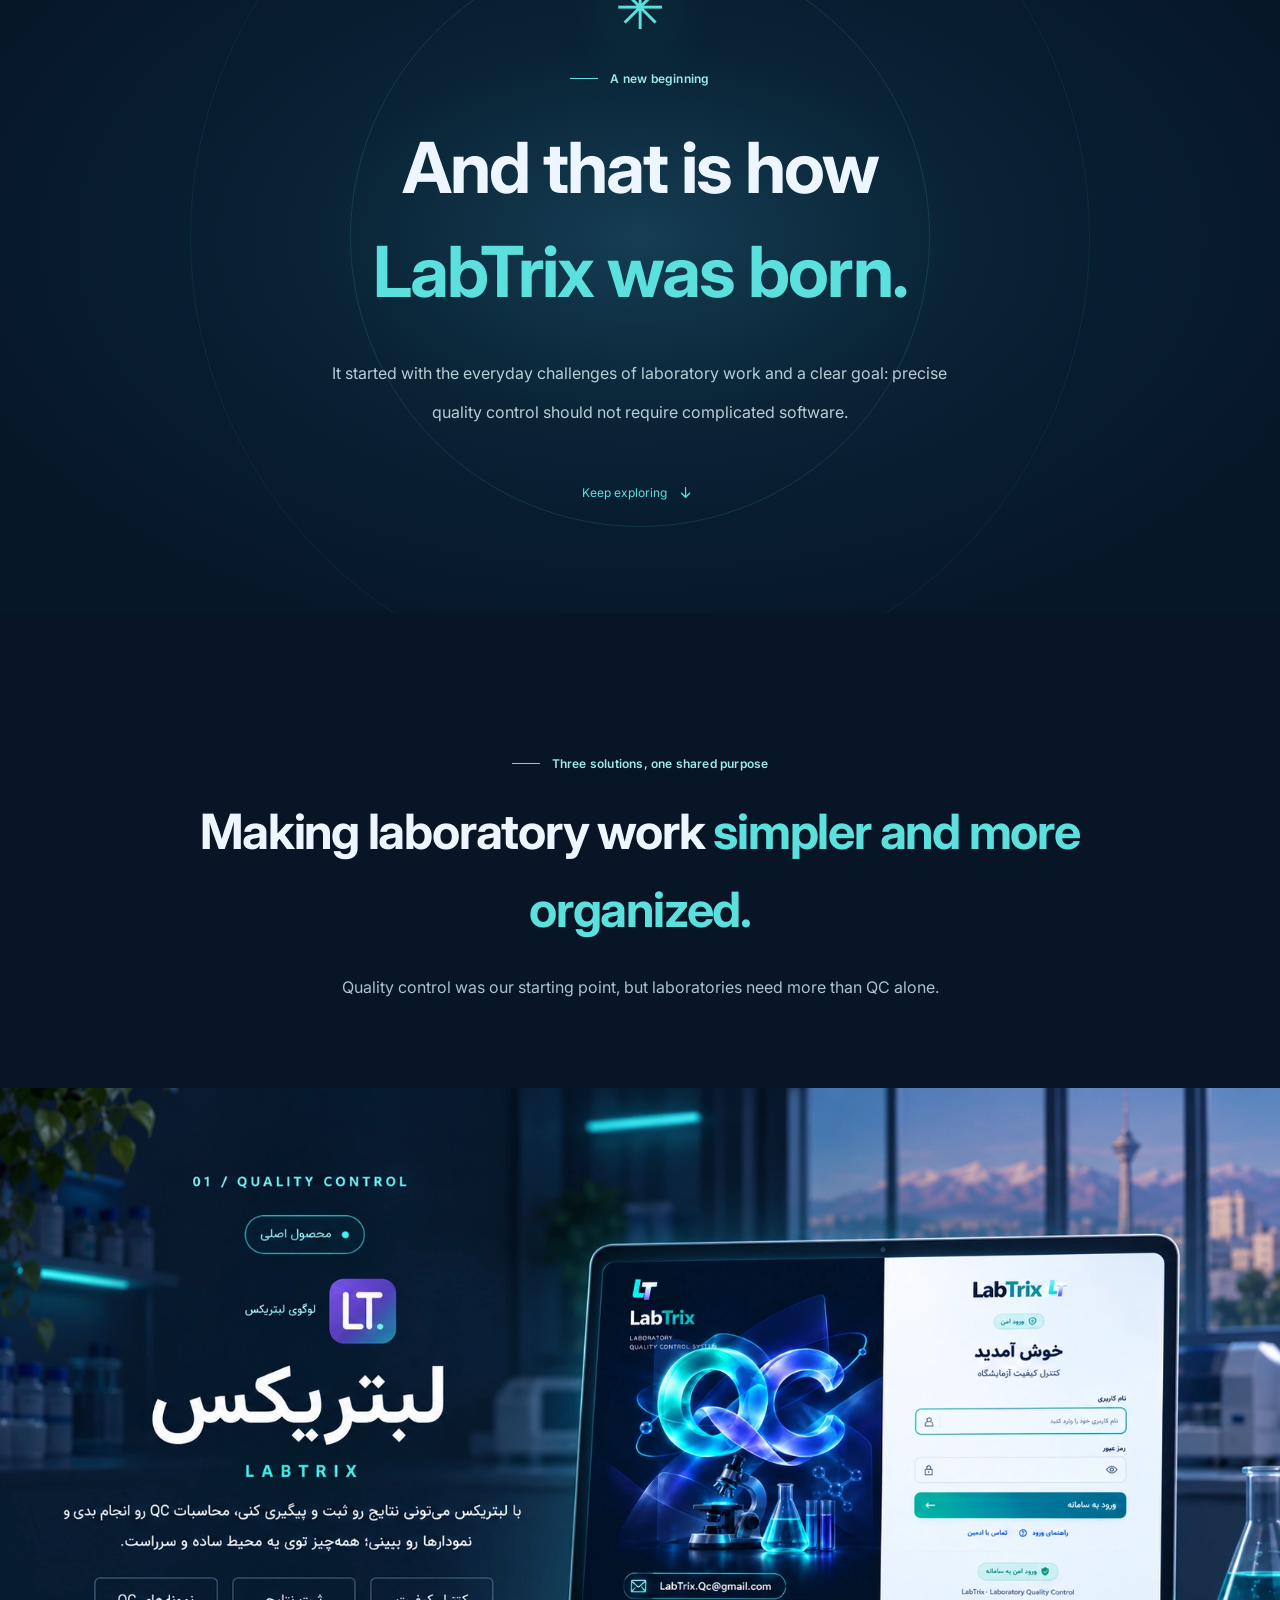
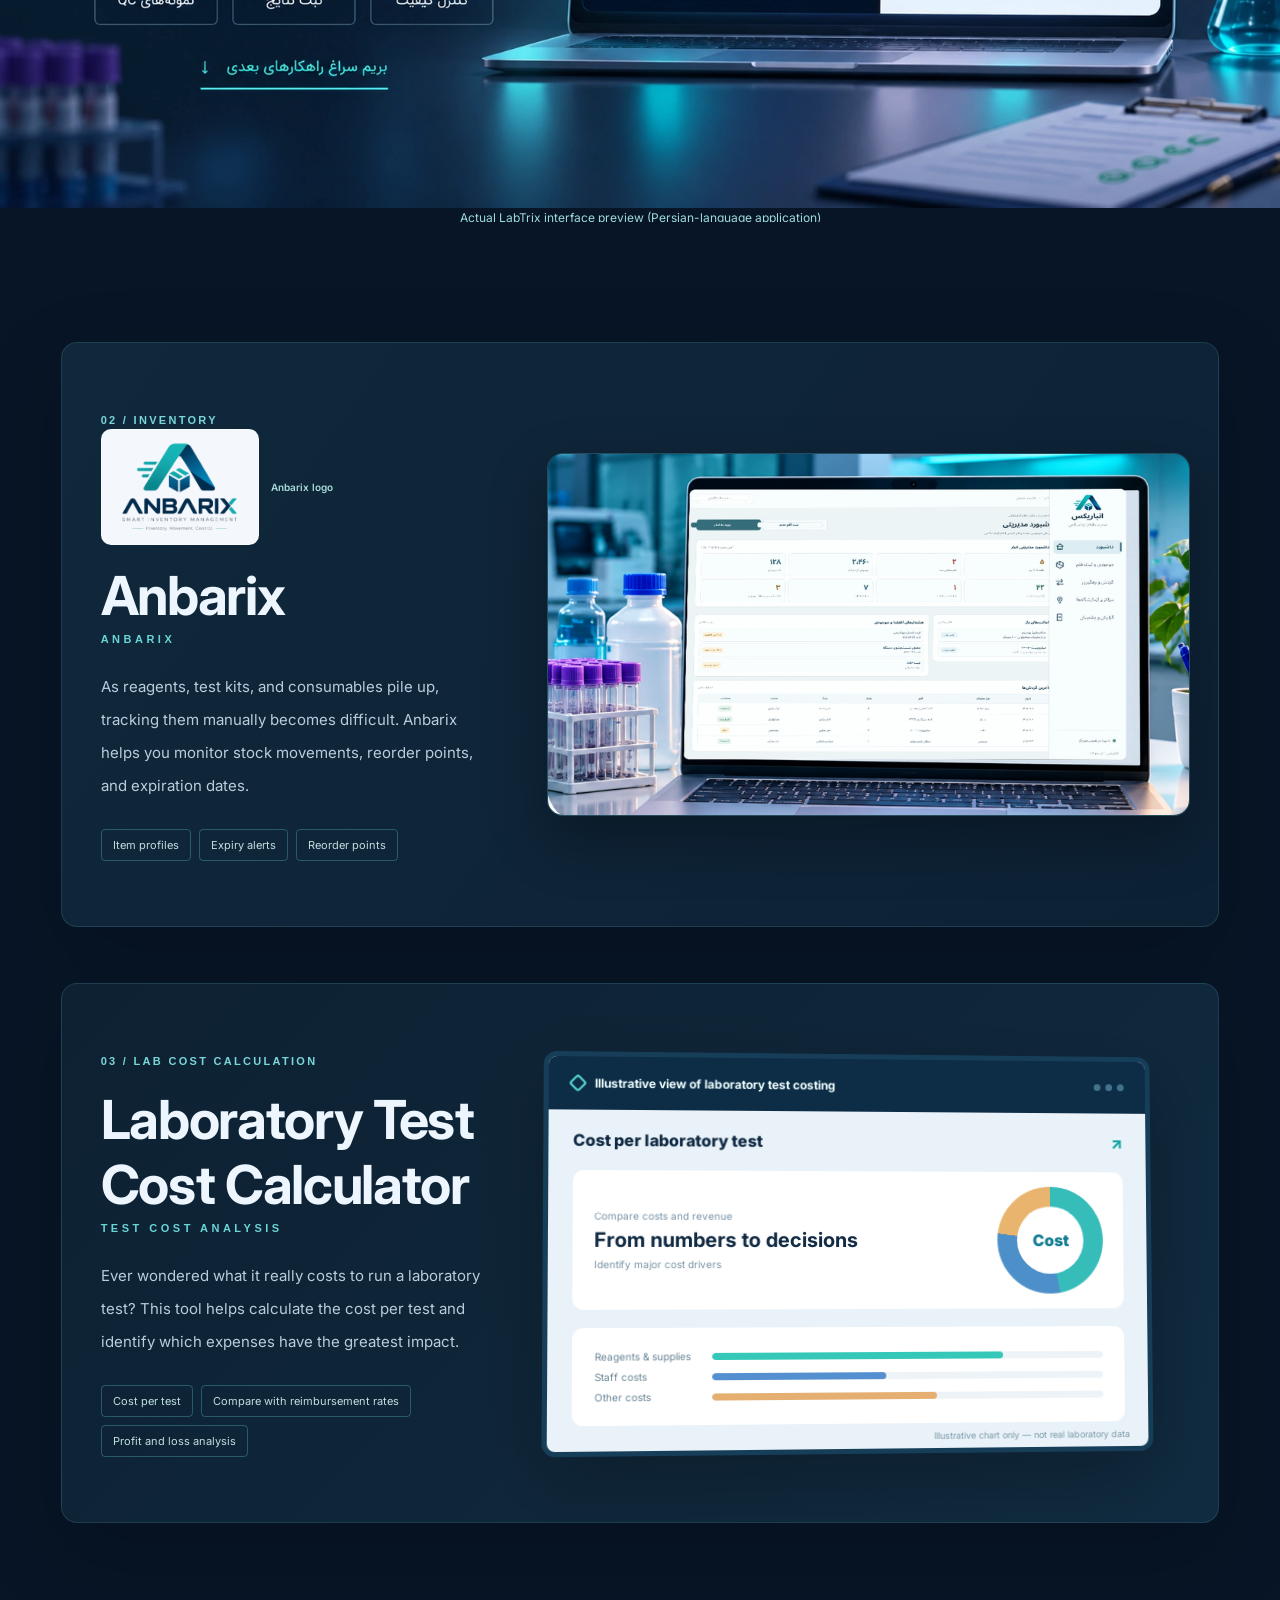
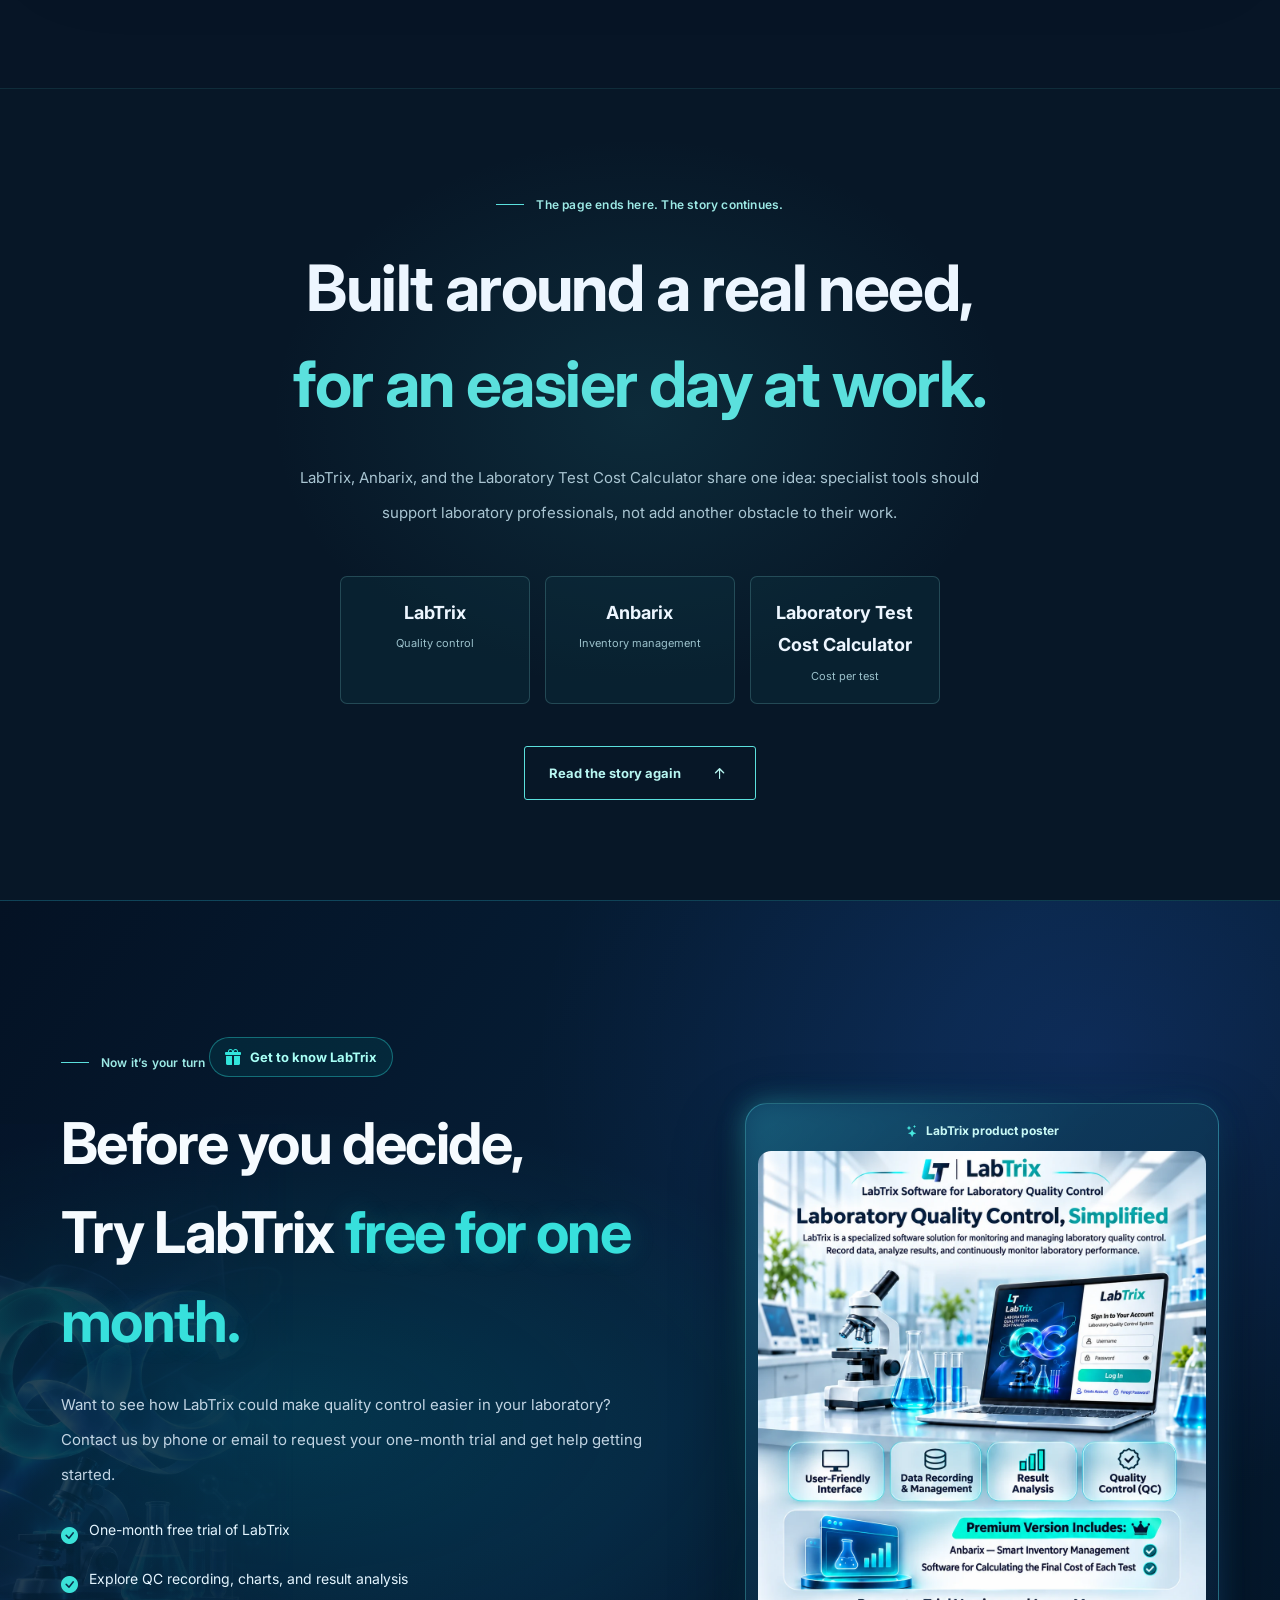
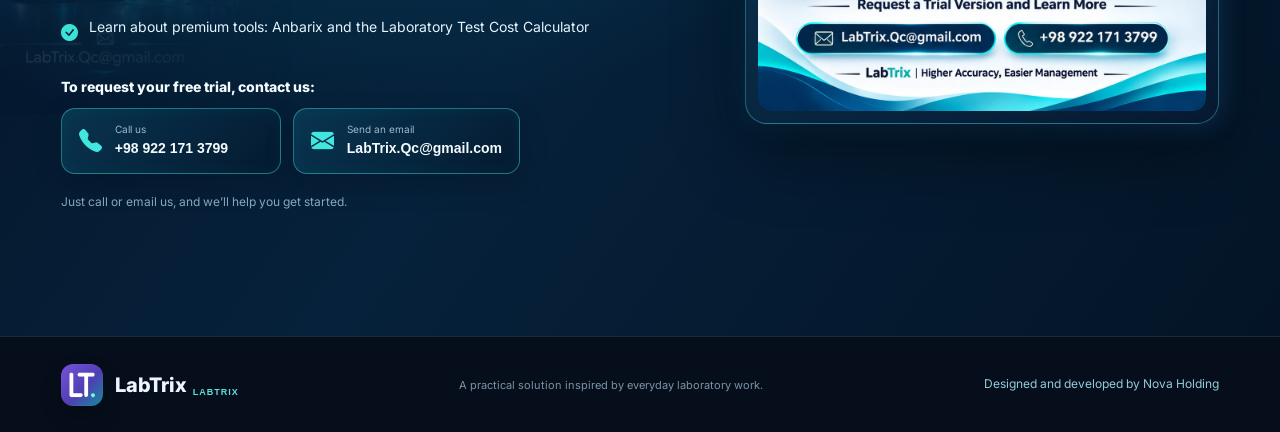
<file: en.html>
<!DOCTYPE html>

<html dir="ltr" lang="en">
<head>
<meta charset="utf-8"/>
<meta content="width=device-width, initial-scale=1, viewport-fit=cover" name="viewport"/>
<meta content="#071526" name="theme-color"/>
<title>LabTrix Laboratory Quality Control Software | Anbarix &amp; Test Costing</title>
<meta content="LabTrix is laboratory quality control software for recording QC results, reviewing charts, and reducing manual work. Try it free for one month." name="description"/>
<link href="https://qc.labtrix.ir/en.html" rel="canonical"/>
<link href="https://qc.labtrix.ir/" hreflang="fa" rel="alternate"/>
<link href="https://qc.labtrix.ir/en.html" hreflang="en" rel="alternate"/>
<link href="https://qc.labtrix.ir/ar.html" hreflang="ar" rel="alternate"/>
<link href="https://qc.labtrix.ir/" hreflang="x-default" rel="alternate"/>
<meta content="website" property="og:type"/>
<meta content="https://qc.labtrix.ir/en.html" property="og:url"/>
<meta content="LabTrix | Laboratory Quality Control Software" property="og:title"/>
<meta content="From everyday lab challenges to a practical QC solution, with Anbarix inventory and test costing." property="og:description"/>
<meta content="LabTrix" property="og:site_name"/>
<meta content="en_US" property="og:locale"/>
<meta content="https://qc.labtrix.ir/assets/labtrix-showcase.webp" property="og:image"/>
<meta content="summary_large_image" name="twitter:card"/>
<link href="https://fonts.googleapis.com" rel="preconnect"/>
<link crossorigin="" href="https://fonts.gstatic.com" rel="preconnect"/>
<link href="https://fonts.googleapis.com/css2?family=Inter:wght@400;500;600;700;800;900&amp;display=swap" rel="stylesheet"/>
<link as="image" href="assets/scene-01.jpg" rel="preload"/>
<link rel="icon" type="image/x-icon" href="/favicon.ico" />
<link rel="icon" type="image/png" sizes="96x96" href="/favicon-96x96.png" />
<link rel="apple-touch-icon" sizes="180x180" href="/apple-touch-icon.png" />
<link rel="manifest" href="/site.webmanifest" />
<link href="https://cdn.jsdelivr.net/npm/bootstrap-icons@1.11.3/font/bootstrap-icons.min.css" rel="stylesheet"/>
<link href="styles.css" rel="stylesheet"/>
<script defer="" src="app.js"></script>
<script type="application/ld+json">
{
  "@context": "https://schema.org",
  "@type": "SoftwareApplication",
  "name": "LabTrix",
  "alternateName": "LABTRIX",
  "description": "Laboratory quality control software for recording QC results, reviewing charts, and reducing manual work.",
  "applicationCategory": "BusinessApplication",
  "url": "https://qc.labtrix.ir/en.html",
  "inLanguage": "en"
}
</script>
</head>
<body class="lang-en">
<a class="skip-link" href="#main">Skip to main content</a>
<div aria-hidden="true" class="reading-progress"><span id="reading-progress-fill"></span></div>
<header class="site-header" id="site-header">
<div class="header-inner">
<a aria-label="LabTrix, back to top" class="brand" href="#top">
<span aria-hidden="true" class="brand-mark brand-mark-image"><img alt="LabTrix logo" src="assets/logo-lt.png"/></span>
<span class="brand-type"><strong>LabTrix</strong><small>LABTRIX</small></span>
</a>
<nav aria-label="Main navigation" class="desktop-nav">
<a href="#story">Our story</a>
<a href="#turning-point">The turning point</a>
<a href="#solutions">Solutions</a>
</nav><div aria-label="English language selector" class="language-switcher"><a class="lang-option" href="index.html" lang="fa">فارسی</a> <a aria-current="page" class="lang-option is-active" href="en.html" lang="en">English</a> <a class="lang-option" href="ar.html" lang="ar">العربية</a></div>
<a class="nav-cta" href="#solutions"><span>Explore solutions</span><i aria-hidden="true" class="bi bi-arrow-left-short"></i></a>
<button aria-controls="mobile-nav" aria-expanded="false" aria-label="Open menu" class="menu-toggle" id="menu-toggle" type="button"><span></span><span></span></button>
</div>
<nav aria-label="Mobile navigation" class="mobile-nav" hidden="" id="mobile-nav">
<a href="#story">Our story</a><a href="#turning-point">The turning point</a><a href="#solutions">Solutions</a>
<div class="mobile-languages"><a class="lang-option" href="index.html" lang="fa">فارسی</a> <a aria-current="page" class="lang-option is-active" href="en.html" lang="en">English</a> <a class="lang-option" href="ar.html" lang="ar">العربية</a></div></nav>
</header>
<main id="main">
<section aria-labelledby="hero-title" class="hero" id="top">
<div aria-label="A story set in a modern clinical laboratory" class="hero-photo" role="img"></div>
<div class="hero-scrim"></div>
<div aria-hidden="true" class="hero-noise"></div>
<div class="hero-inner container">
<div class="hero-copy reveal is-visible">
<div class="eyebrow"><span class="eyebrow-line"></span> A story from the laboratory · Chapter zero <span class="eyebrow-dot"></span></div>
<p class="hero-kicker">A real experience. One simple question.</p>
<h1 id="hero-title">With every result we recorded,<br/>one question <em>kept coming back.</em></h1>
<p class="hero-question">Why does managing quality control have to be so complicated?</p>
<p class="hero-description">This is the story of LabTrix: software born from the everyday experience of a medical laboratory professional.</p>
<a class="primary-link" href="#story"><span>Start the story</span><span aria-hidden="true" class="circle-arrow"><i class="bi bi-arrow-down"></i></span></a>
</div>
<div aria-hidden="true" class="hero-note"><span>01</span><span class="line"></span><span>08</span><small>From frustration to a solution</small></div>
</div>
<a aria-label="Scroll to the start of the story" class="scroll-indicator" href="#story"><span class="scroll-track"><i></i></span><span>Scroll to continue</span></a>
<span aria-hidden="true" class="hero-edge-label">THE STORY BEHIND LABTRIX — SHIRAZ</span>
</section>
<section aria-label="Opening statement" class="opening-statement">
<div aria-hidden="true" class="statement-glow"></div>
<div class="container statement-inner reveal">
<span class="section-overline"><span></span> Before LabTrix</span>
<p>In the laboratory, <strong>reliable results</strong> never happen by accident.</p>
<p class="statement-muted">Every result depends on careful recording, checks, and quality control. That takes time and attention.</p>
<span aria-hidden="true" class="statement-rule"></span>
<p class="statement-tail">But the tools we had did not always make that work easier.</p>
</div>
</section>
<section aria-label="Story chapters" class="story-tunnel" id="story">
<div class="story-visual">
<div class="photo-stage" id="photo-stage">
<div class="stage-photo is-active"><img alt="Laboratory professional reviewing paper QC records" loading="eager" src="assets/scene-02.webp"/></div>
<div class="stage-photo"><img alt="Laboratory professional working with spreadsheets" loading="lazy" src="assets/scene-03.webp"/></div>
<div class="stage-photo"><img alt="Laboratory professional comparing software options" loading="lazy" src="assets/scene-04.webp"/></div>
<div class="stage-photo"><img alt="Laboratory professional on a phone call" loading="lazy" src="assets/scene-05.webp"/></div>
<div class="stage-photo"><img alt="Laboratory professional facing dated software" loading="lazy" src="assets/scene-06.webp"/></div>
<div class="stage-photo-tint"></div>
<div class="stage-topline"><span class="live-beacon"></span> Inspired by real laboratory experience</div>
<div aria-hidden="true" class="stage-corner"><span id="scene-counter">01</span><span class="slash">/</span><span>05</span></div>
<div class="stage-bottom"><span>LABORATORY CHRONICLES</span><span class="stage-line"></span><span>SHIRAZ</span></div>
</div>
</div>
<div class="story-copy">
<article class="story-chapter reveal" data-scene="0" id="chapter-paper">
<div class="chapter-meta"><span class="chapter-num">01</span><span class="chapter-separator"></span><span>Paper and pen</span></div>
<h2>It all started with <mark>paper and pen.</mark></h2>
<p>We wrote down QC results by hand, used calculators for the numbers, and searched through stacks of files whenever we needed earlier records.</p>
<p class="chapter-emphasis">Too much time went into work that should have been simpler.</p>
<span class="chapter-footnote">Handwritten records · Manual calculations · Paper archives</span>
</article>
<article class="story-chapter reveal" data-scene="1" id="chapter-excel">
<div class="chapter-meta"><span class="chapter-num">02</span><span class="chapter-separator"></span><span>A step forward</span></div>
<h2>Then came spreadsheets.<br/><mark>Still not quite enough.</mark></h2>
<p>Spreadsheets and formulas helped, but we still had to manage files, calculations, and charts separately.</p>
<p class="chapter-emphasis">We needed software made for laboratory QC, not just another set of files.</p>
<span class="chapter-footnote">Scattered files · Repeated manual work · Need for a dedicated tool</span>
</article>
<article class="story-chapter reveal" data-scene="2" id="chapter-search">
<div class="chapter-meta"><span class="chapter-num">03</span><span class="chapter-separator"></span><span>The search</span></div>
<h2>We looked for <mark>a better tool.</mark></h2>
<p>We tried different QC applications. Some did not work well on our computers; others turned basic tasks into a maze of menus and steps.</p>
<p class="chapter-emphasis">We wanted to save time, not spend it learning complicated menus.</p>
<span class="chapter-footnote">Compatibility issues · Crowded interfaces · Difficult workflows</span>
</article>
<article class="story-chapter reveal" data-scene="3" id="chapter-cost">
<div class="chapter-meta"><span class="chapter-num">04</span><span class="chapter-separator"></span><span>Another obstacle</span></div>
<h2>Solutions existed.<br/><mark>But they were hard to afford.</mark></h2>
<p>We contacted software providers and asked about their products. Some options were simply too expensive for our laboratory.</p>
<p class="chapter-emphasis">Eventually we bought one, hoping we had finally found the answer.</p>
<span class="chapter-footnote">High prices · Limited options · Higher expectations</span>
</article>
<article class="story-chapter reveal" data-scene="4" id="chapter-old">
<div class="chapter-meta"><span class="chapter-num">05</span><span class="chapter-separator"></span><span>The disappointment</span></div>
<h2>A new purchase.<br/><mark>An outdated experience.</mark></h2>
<p>We were using modern versions of Windows, but the software looked and felt years behind. The interface was busy, and finding what we needed took too long.</p>
<p class="chapter-emphasis">Why should software designed to simplify our work make it harder?</p>
<span class="chapter-footnote">Dated design · Confusing navigation · Lost time</span>
</article>
</div>
</section>
<section aria-label="Pivotal question" class="pivot-quote"><div class="container reveal"><div aria-hidden="true" class="giant-quote">“</div><span class="section-overline"><span></span> The question that changed everything</span><h2>If we use a tool every day,<br/>shouldn’t it be <em>easy to work with?</em></h2><p>That question changed the direction of our story.</p></div></section>
<section aria-labelledby="turning-title" class="turning-point" id="turning-point">
<div aria-label="A story set in a modern clinical laboratory" class="turning-background" role="img"></div>
<div class="turning-shade"></div>
<div class="container turning-inner reveal">
<div class="chapter-meta"><span class="chapter-num">06</span><span class="chapter-separator"></span><span>The turning point</span></div>
<h2 id="turning-title">One day I thought:<br/><em>“Why not build it myself?”</em></h2>
<p>I had years of laboratory experience and knew how to program. I decided to create software from the perspective of someone who would use it every day.</p>
<div class="decision-note"><span aria-hidden="true" class="note-symbol">✳</span><span>I was not trying to create just another application;<br/><strong>I wanted to solve a real problem.</strong></span></div>
</div>
</section>
<section aria-labelledby="birth-title" class="birth-intro" id="birth"><div class="container reveal"><span aria-hidden="true" class="birth-spark">✳</span><span class="section-overline"><span></span> A new beginning</span><h2 id="birth-title">And that is how<br/><em>LabTrix was born.</em></h2><p>It started with the everyday challenges of laboratory work and a clear goal: precise quality control should not require complicated software.</p><span class="birth-scroll">Keep exploring <i aria-hidden="true" class="bi bi-arrow-down-short"></i></span></div></section>
<section aria-labelledby="solutions-title" class="solutions" id="solutions">
<div class="container solutions-heading reveal"><span class="section-overline"><span></span> Three solutions, one shared purpose</span><h2 id="solutions-title">Making laboratory work <em>simpler and more organized.</em></h2><p>Quality control was our starting point, but laboratories need more than QC alone.</p></div>
<article aria-labelledby="labtrix-title" class="labtrix-image-showcase reveal" id="labtrix">
<h3 class="showcase-title-hidden" id="labtrix-title">LabTrix — Laboratory Quality Control Software</h3>
<figure class="labtrix-showcase-figure">
<img alt="LabTrix quality control software promotional visual" height="941" loading="lazy" src="assets/labtrix-showcase.webp" width="1672"/>
<figcaption class="original-ui-caption">Actual LabTrix interface preview (Persian-language application)</figcaption></figure>
</article>
<div class="container additional-solutions" id="more-solutions">
<article aria-labelledby="inventory-title" class="product-panel inventory-panel reveal">
<div class="product-copy"><span class="solution-index">02 / INVENTORY</span><div class="product-logo-block"><img alt="Anbarix logo" src="assets/logo-anbarix.png"/><span>Anbarix logo</span></div><h3 id="inventory-title">Anbarix <small>ANBARIX</small></h3><p>As reagents, test kits, and consumables pile up, tracking them manually becomes difficult. Anbarix helps you monitor stock movements, reorder points, and expiration dates.</p><div class="feature-row"><span>Item profiles</span><span>Expiry alerts</span><span>Reorder points</span></div></div>
<figure class="anbarix-real-showcase">
<a aria-label="Open Anbarix inventory dashboard image at full size" href="assets/anbarix-inventory-showcase.webp" rel="noopener" target="_blank">
<img alt="Anbarix inventory dashboard displayed on a laptop in a medical laboratory" decoding="async" height="945" loading="lazy" src="assets/anbarix-inventory-showcase.webp" width="1680"/>
</a>
</figure>
</article>
<article aria-labelledby="finance-title" class="product-panel finance-panel reveal">
<div class="product-copy"><span class="solution-index">03 / LAB COST CALCULATION</span><h3 id="finance-title">Laboratory Test Cost Calculator <small>TEST COST ANALYSIS</small></h3><p>Ever wondered what it really costs to run a laboratory test? This tool helps calculate the cost per test and identify which expenses have the greatest impact.</p><div class="feature-row"><span>Cost per test</span><span>Compare with reimbursement rates</span><span>Profit and loss analysis</span></div></div>
<div aria-label="Laboratory story illustration" class="ui-art finance-art" role="img">
<div class="ui-panel-head"><span class="mock-logo"><span class="mock-diamond"></span> Illustrative view of laboratory test costing</span><span class="mock-dots"><i></i><i></i><i></i></span></div>
<div class="mini-title">Cost per laboratory test <span>↗</span></div>
<div class="cost-box"><div class="cost-copy"><small>Compare costs and revenue</small><strong>From numbers to decisions</strong><span>Identify major cost drivers</span></div><div class="donut"><div class="donut-hole">Cost</div></div></div>
<div class="cost-bars"><div><span>Reagents &amp; supplies</span><i><b style="width:74%"></b></i></div><div><span>Staff costs</span><i><b style="width:44%"></b></i></div><div><span>Other costs</span><i><b style="width:57%"></b></i></div></div>
<span class="concept-label">Illustrative chart only — not real laboratory data</span>
</div>
</article>
</div>
</section>
<section aria-labelledby="closing-title" class="closing" id="closing"><div aria-hidden="true" class="closing-orb"></div><div class="container closing-inner reveal"><span class="section-overline"><span></span> The page ends here. The story continues.</span><h2 id="closing-title">Built around a real need,<br/><em>for an easier day at work.</em></h2><p>LabTrix, Anbarix, and the Laboratory Test Cost Calculator share one idea: specialist tools should support laboratory professionals, not add another obstacle to their work.</p><div class="three-brands"><a href="#labtrix"><b>LabTrix</b><small>Quality control</small></a><a href="#more-solutions"><b>Anbarix</b><small>Inventory management</small></a><a href="#finance-title"><b>Laboratory Test Cost Calculator</b><small>Cost per test</small></a></div><a class="closing-button" href="#top">Read the story again <i aria-hidden="true" class="bi bi-arrow-up-short"></i></a></div></section>
<section aria-labelledby="trial-title" class="trial-cta" id="free-trial">
<div aria-hidden="true" class="trial-ambient-art"></div>
<div class="container trial-grid">
<div class="trial-copy reveal">
<span class="section-overline"><span></span> Now it’s your turn</span>
<span class="trial-kicker"><i aria-hidden="true" class="bi bi-gift-fill"></i> Get to know LabTrix</span>
<h2 id="trial-title">Before you decide,<br/>Try LabTrix <em>free for one month.</em></h2>
<p>Want to see how LabTrix could make quality control easier in your laboratory? Contact us by phone or email to request your one-month trial and get help getting started.</p>
<div class="trial-benefits">
<div><i aria-hidden="true" class="bi bi-check-circle-fill"></i><span>One-month free trial of LabTrix</span></div>
<div><i aria-hidden="true" class="bi bi-check-circle-fill"></i><span>Explore QC recording, charts, and result analysis</span></div>
<div><i aria-hidden="true" class="bi bi-check-circle-fill"></i><span>Learn about premium tools: Anbarix and the Laboratory Test Cost Calculator</span></div>
</div>
<div class="trial-contact-label">To request your free trial, contact us:</div>
<div class="trial-contact-actions">
<a class="trial-contact phone-contact" href="tel:+989221713799"><i aria-hidden="true" class="bi bi-telephone-fill"></i><span><small>Call us</small><b dir="ltr">+98 922 171 3799</b></span></a>
<a class="trial-contact email-contact" href="mailto:LabTrix.Qc@gmail.com"><i aria-hidden="true" class="bi bi-envelope-fill"></i><span><small>Send an email</small><b dir="ltr">LabTrix.Qc@gmail.com</b></span></a>
</div>
<p class="trial-note">Just call or email us, and we’ll help you get started.</p>
</div>
<div class="trial-poster-wrap reveal">
<div class="trial-poster-frame">
<span class="poster-caption"><i aria-hidden="true" class="bi bi-stars"></i> LabTrix product poster</span>
<a aria-label="Open the LabTrix poster at full size" href="assets/labtrix-poster-en.webp" rel="noopener" target="_blank">
<img alt="LabTrix software promotional poster" height="1402" loading="lazy" src="assets/labtrix-poster-en.webp" width="1122"/>
</a>
</div>
</div>
</div>
</section>
</main>
<footer class="site-footer"><div class="container footer-inner"><a class="footer-brand" href="#top"><img alt="LabTrix logo" src="assets/logo-lt.png"/><span class="footer-brand-text">LabTrix <span>LABTRIX</span></span></a><p>A practical solution inspired by everyday laboratory work.</p><span>Designed and developed by Nova Holding</span></div></footer>
</body>
</html>
</file>
<file: styles.css>
:root{--navy:#071526;--ink:#091a2d;--deep:#040c16;--surface:#0c1d31;--surface2:#112842;--line:rgba(187,226,247,.13);--cyan:#5be0dd;--cyan-bright:#69f2e4;--text:#edf6ff;--muted:#aec3d4;--cream:#e5e9e9;--header:76px;--max:1320px}
*,*::before,*::after{box-sizing:border-box}
html{scroll-behavior:smooth;scroll-padding-top:var(--header)}
body{margin:0;color:var(--text);background:var(--navy);font-family:"Vazirmatn",Tahoma,"Segoe UI",sans-serif;font-size:16px;overflow-x:hidden;direction:rtl;-webkit-font-smoothing:antialiased}
body::selection{background:var(--cyan);color:var(--navy)}a{text-decoration:none;color:inherit}button{font:inherit}img{max-width:100%;display:block}h1,h2,h3,p{margin-top:0}.container{width:min(calc(100% - 9.5vw),var(--max));margin-inline:auto}.skip-link{position:fixed;top:-80px;right:14px;z-index:100;background:var(--cyan);color:var(--navy);padding:12px 20px;border-radius:8px}.skip-link:focus{top:10px}
.reading-progress{height:3px;position:fixed;right:0;left:0;top:0;z-index:101;background:transparent;pointer-events:none}.reading-progress span{height:100%;width:0;display:block;background:linear-gradient(90deg,#4ba6ff,#72edda);box-shadow:0 0 15px rgba(91,224,221,.7);transition:width .1s linear}
.site-header{position:fixed;z-index:100;top:3px;right:0;left:0;transition:background .35s,border-color .35s; border-bottom:1px solid transparent}.site-header.is-scrolled{background:rgba(4,15,27,.9);border-bottom-color:var(--line);backdrop-filter:blur(22px);-webkit-backdrop-filter:blur(22px)}.header-inner{max-width:1470px;margin:auto;height:var(--header);padding:0 4.7vw;display:flex;align-items:center;gap:50px}.brand{display:inline-flex;align-items:center;gap:13px;white-space:nowrap}.brand-mark{width:44px;height:44px;border:1px solid rgba(107,243,229,.6);border-radius:13px;display:flex;align-items:center;justify-content:center;gap:4px;transform:rotate(-10deg);box-shadow:0 0 0 4px rgba(107,243,229,.045);overflow:hidden;background:rgba(10,31,52,.55)}.brand-mark i{width:5px;background:var(--cyan);border-radius:5px;display:block}.brand-mark i:nth-child(1){height:14px}.brand-mark i:nth-child(2){height:25px}.brand-mark i:nth-child(3){height:19px}.brand-mark-image{padding:0;border-color:rgba(116,171,255,.28);box-shadow:0 0 0 4px rgba(116,171,255,.08)}.brand-mark-image img{width:100%;height:100%;object-fit:cover;transform:rotate(10deg) scale(1.14)}.brand-type{display:flex;align-items:flex-start;flex-direction:column;line-height:1.1}.brand-type strong{font-size:21px;font-weight:850;letter-spacing:-1px}.brand-type small{font:700 9px/2 sans-serif;letter-spacing:3px;color:#70cacd}.desktop-nav{display:flex;gap:36px;margin-inline-start:auto}.desktop-nav a{color:#d1e1e9;font-size:13px;font-weight:600;transition:color .2s}.desktop-nav a:hover{color:var(--cyan)}.nav-cta{display:inline-flex;align-items:center;gap:24px;border:1px solid rgba(90,221,215,.53);padding:11px 18px;border-radius:2px;font-size:12px;font-weight:700;color:#c8ffff;transition:background .25s}.nav-cta:hover{background:rgba(91,224,221,.12)}.nav-cta span:last-child{font-size:22px;line-height:1}.menu-toggle,.mobile-nav{display:none}
.hero{min-height:760px;height:100svh;position:relative;isolation:isolate;display:flex;align-items:center;overflow:hidden;background:#102f50}.hero-photo,.hero-scrim,.hero-noise{position:absolute;inset:0;z-index:-1}.hero-photo{background:url('assets/scene-01.jpg') center 45%/cover no-repeat;transform:scale(1.035);will-change:transform}.hero-scrim{background:linear-gradient(270deg,rgba(3,12,24,.99) 3%,rgba(5,18,32,.92) 28%,rgba(5,17,31,.65) 51%,rgba(5,17,30,.08) 80%),linear-gradient(0deg,rgba(4,12,22,.82),transparent 26%,rgba(5,18,32,.23))}.hero-noise{background:radial-gradient(circle at 55% 32%,transparent,rgba(1,11,25,.19) 70%)}.hero-inner{position:relative;display:flex;align-items:center;justify-content:space-between;height:100%;padding-top:60px}.hero-copy{max-width:740px}.eyebrow,.section-overline{display:inline-flex;align-items:center;gap:12px;font-size:12px;font-weight:600;letter-spacing:.2px;color:#9deae6}.eyebrow-line,.section-overline>span:first-child{display:inline-block;background:var(--cyan);width:28px;height:1px}.eyebrow-dot{border-radius:50%;width:5px;height:5px;background:var(--cyan);box-shadow:0 0 12px var(--cyan)}.hero-kicker{font-size:13px;color:#cfdfeb;margin:32px 0 16px;font-weight:500}.hero h1{font-size:clamp(42px,5.15vw,84px);line-height:1.33;font-weight:850;letter-spacing:-2.7px;margin:0}.hero h1 em,.turning-point h2 em,.birth-intro h2 em,.solutions-heading h2 em,.closing h2 em{font-style:normal;color:var(--cyan)}.hero-question{font-size:clamp(15px,1.37vw,21px);font-weight:700;margin:25px 0 12px;color:#fbfdff}.hero-description{font-size:14px;line-height:2.2;color:#b8cad7;max-width:510px}.primary-link{display:inline-flex;align-items:center;gap:34px;margin-top:24px;font-size:14px;font-weight:700;color:#defef9}.circle-arrow{width:45px;height:45px;border-radius:50%;display:grid;place-items:center;border:1px solid var(--cyan);color:var(--cyan);font-size:21px;transition:background .25s,transform .25s}.primary-link:hover .circle-arrow{background:var(--cyan);color:var(--navy);transform:translateY(5px)}.hero-note{display:flex;flex-direction:column;align-items:center;gap:10px;color:#bce8f2;opacity:.7;position:absolute;left:2%;top:50%;font:600 10px/1 sans-serif}.hero-note .line{height:75px;width:1px;background:#bce8f2}.hero-note small{writing-mode:vertical-rl;letter-spacing:1px;font:400 11px Vazirmatn;margin-top:17px}.scroll-indicator{position:absolute;bottom:36px;right:4.8vw;display:flex;align-items:center;gap:12px;color:#d0e2eb;font-size:11px;font-weight:500;z-index:2}.scroll-track{display:block;height:34px;width:22px;border:1px solid #92b3c6;border-radius:15px;position:relative}.scroll-track i{position:absolute;left:9px;top:7px;height:7px;width:2px;background:var(--cyan);border-radius:3px;animation:scroll-cue 1.7s infinite}@keyframes scroll-cue{to{transform:translateY(10px);opacity:0}}.hero-edge-label{position:absolute;left:4.8vw;bottom:36px;color:#bcd3df;font:600 9px/1 sans-serif;letter-spacing:2.4px;opacity:.8}
.opening-statement{position:relative;background:#06111f;padding:170px 0 175px;overflow:hidden}.statement-glow{position:absolute;width:850px;height:400px;left:50%;top:0;transform:translateX(-50%);background:radial-gradient(ellipse,rgba(20,105,127,.14),transparent 68%);pointer-events:none}.statement-inner{text-align:center;max-width:920px;position:relative}.statement-inner .section-overline{margin-bottom:32px}.statement-inner p{font-size:clamp(24px,3.3vw,46px);line-height:1.95;letter-spacing:-.8px;font-weight:700}.statement-inner p strong{color:var(--cyan);font-weight:850}.statement-inner .statement-muted{font-size:clamp(17px,2.1vw,25px);color:#99b5c9;font-weight:400;line-height:2.1;margin-top:2px}.statement-rule{display:block;width:1px;height:82px;margin:35px auto;background:linear-gradient(var(--cyan),transparent)}.statement-inner .statement-tail{font-size:17px;color:#dceaf3;font-weight:500;line-height:2}
.story-tunnel{background:linear-gradient(120deg,#091b2d,#071627 60%,#061426);display:grid;grid-template-columns:52% 48%;position:relative;direction:ltr}.story-visual{position:sticky;top:0;height:100svh;display:flex;align-items:center;justify-content:center;padding:86px 3.2vw 66px 4.5vw;direction:rtl}.photo-stage{height:min(70vh,720px);width:100%;position:relative;border-radius:8px;overflow:hidden;background:#09203a;box-shadow:0 40px 95px rgba(0,0,0,.38);border:1px solid rgba(128,198,222,.17)}.stage-photo{position:absolute;inset:0;opacity:0;transform:scale(1.095);transition:opacity .65s ease,transform 1.2s cubic-bezier(.2,.8,.2,1);will-change:opacity,transform}.stage-photo.is-active{opacity:1;transform:scale(1)}.stage-photo img{height:100%;width:100%;object-fit:cover;object-position:center}.stage-photo-tint{position:absolute;inset:0;background:linear-gradient(0deg,rgba(5,15,27,.84),transparent 28%,rgba(6,13,24,.20));pointer-events:none}.stage-topline,.stage-bottom,.stage-corner{position:absolute;z-index:2}.stage-topline{top:27px;right:28px;font-size:11px;display:flex;align-items:center;gap:10px;text-shadow:0 1px 3px #000}.live-beacon{display:inline-block;width:7px;height:7px;border-radius:50%;background:#63f1dd;box-shadow:0 0 15px #65d7d7;flex:none}.stage-corner{left:25px;bottom:35px;display:flex;align-items:baseline;gap:8px;direction:ltr;font:700 27px Vazirmatn}.stage-corner .slash{font-size:13px;opacity:.6}.stage-corner span:last-child{font-size:13px;opacity:.7}.stage-bottom{right:28px;bottom:35px;display:flex;align-items:center;gap:14px;direction:ltr;color:#cfe5ee;letter-spacing:2px;font:600 9px sans-serif}.stage-line{width:50px;height:1px;background:rgba(223,246,255,.6)}.story-copy{direction:rtl;padding:0 8.5vw 0 4vw}.story-chapter{min-height:99svh;display:flex;flex-direction:column;align-items:flex-start;justify-content:center;scroll-margin-top:50px;padding:115px 0 85px;max-width:580px;opacity:.32;transition:opacity .5s ease}.story-chapter.is-current{opacity:1}.chapter-meta{display:inline-flex;align-items:center;gap:15px;color:#a6cdd7;font-size:12px;font-weight:700;white-space:nowrap}.chapter-num{font:800 23px Vazirmatn;color:var(--cyan)}.chapter-separator{height:1px;width:35px;background:rgba(110,221,220,.6)}.story-chapter h2{font-size:clamp(31px,3.15vw,52px);line-height:1.57;letter-spacing:-1.6px;font-weight:800;margin:29px 0 21px}.story-chapter h2 mark{color:var(--cyan);background:transparent}.story-chapter p{font-size:clamp(14px,1.25vw,17px);line-height:2.35;color:#b0c7d6;margin-bottom:18px}.story-chapter .chapter-emphasis{font-weight:700;color:#e3f1f6}.chapter-footnote{display:inline-block;padding-top:15px;border-top:1px solid var(--line);margin-top:20px;font-size:11px;line-height:1.8;color:#6da5b3}
.pivot-quote{text-align:center;padding:160px 0 180px;background:#0b2033;position:relative;overflow:hidden}.pivot-quote::after{content:"";position:absolute;left:50%;top:50%;transform:translate(-50%,-50%);width:90vw;height:90vw;max-width:1100px;max-height:700px;border:1px solid rgba(91,224,221,.08);border-radius:50%;pointer-events:none}.giant-quote{font:300 145px Georgia;color:var(--cyan);line-height:.65;opacity:.6}.pivot-quote h2{font-size:clamp(27px,3.4vw,51px);line-height:1.8;letter-spacing:-1px;margin:23px 0}.pivot-quote h2 em{font-style:normal;color:var(--cyan)}.pivot-quote p{font-size:14px;color:#9ab8c8}
.turning-point{height:min(100svh,950px);min-height:680px;position:relative;isolation:isolate;display:flex;align-items:center;background:#102c49;overflow:hidden}.turning-background,.turning-shade{position:absolute;inset:0;z-index:-1}.turning-background{background:url('assets/scene-07.webp') center/cover no-repeat;transform:scale(1.05)}.turning-shade{background:linear-gradient(270deg,rgba(4,14,26,.98) 5%,rgba(4,14,25,.85) 39%,rgba(4,14,25,.35) 74%,rgba(4,14,25,.05)),linear-gradient(0deg,rgba(1,8,15,.65),transparent 35%)}.turning-inner{padding-top:70px}.turning-inner h2{font-size:clamp(42px,4.8vw,74px);line-height:1.45;letter-spacing:-2px;margin:28px 0}.turning-inner>p{font-size:17px;line-height:2.4;max-width:565px;color:#cbdce6}.decision-note{margin-top:45px;display:flex;gap:15px;align-items:center;color:#b6cbd5;font-size:14px;line-height:2}.decision-note strong{color:#fff}.note-symbol{font-size:33px;color:var(--cyan)}
.birth-intro{min-height:690px;display:flex;align-items:center;text-align:center;background:radial-gradient(ellipse at 50% 50%,#153d53 0%,#092234 37%,#061728 80%);position:relative;overflow:hidden;padding:110px 0}.birth-intro::before,.birth-intro::after{content:"";position:absolute;border:1px solid rgba(95,236,222,.12);border-radius:50%;width:580px;height:580px;left:50%;top:50%;transform:translate(-50%,-50%)}.birth-intro::after{width:900px;height:900px;opacity:.5}.birth-intro .container{position:relative;z-index:1}.birth-spark{display:block;color:var(--cyan);font-size:60px;margin-bottom:20px;text-shadow:0 0 70px rgba(91,224,221,.65)}.birth-intro h2{font-size:clamp(40px,5.5vw,77px);line-height:1.48;letter-spacing:-2px;margin:30px 0}.birth-intro p{max-width:660px;margin:0 auto;color:#b7cdd6;line-height:2.4;font-size:16px}.birth-scroll{display:inline-flex;gap:20px;margin-top:50px;align-items:center;font-size:12px;color:var(--cyan)}
.solutions{background:#071526;padding:135px 0 0}.solutions-heading{max-width:900px;text-align:center;margin-bottom:85px}.solutions-heading h2{font-size:clamp(31px,3.8vw,58px);line-height:1.6;letter-spacing:-1.3px;margin:22px 0}.solutions-heading>p{color:#a9c1d0;line-height:2;font-size:16px}.solution-main{height:760px;min-height:650px;position:relative;isolation:isolate;background:#08213a;overflow:hidden}.solution-image{position:absolute;inset:0;z-index:-1}.solution-image::after{content:"";position:absolute;inset:0;background:linear-gradient(270deg,rgba(5,19,32,.99) 0%,rgba(5,18,31,.89) 30%,rgba(7,25,42,.25) 72%,rgba(7,25,42,.04)),linear-gradient(0deg,rgba(3,11,19,.6),transparent 45%)}.solution-image img{width:100%;height:100%;object-fit:cover;object-position:center}.image-caption{position:absolute;bottom:21px;left:4.8vw;z-index:1;background:rgba(3,12,22,.58);padding:8px 12px;border-radius:5px;color:#e4f4f8;font-size:10px}.solution-overlay{height:100%;display:flex;align-items:center}.solution-content{max-width:510px}.solution-index{font:700 11px/1.5 sans-serif;letter-spacing:2.3px;color:#7ad6d7;display:inline-block;direction:ltr}.solution-pill{display:table;border:1px solid rgba(91,224,221,.4);background:rgba(37,108,127,.16);border-radius:100px;color:#bceeee;font-size:11px;padding:7px 12px;margin:22px 0;white-space:nowrap}.solution-pill .live-beacon{width:5px;height:5px;margin-left:7px}.solution-content h3{font-size:clamp(49px,6vw,91px);letter-spacing:-3px;line-height:1.2;margin:6px 0 22px}.latin-name{display:block;font:700 13px/2 sans-serif;letter-spacing:5px;color:var(--cyan)}.solution-content p{font-size:17px;line-height:2.4;color:#c7dce5}.solution-tags{display:flex;gap:9px;flex-wrap:wrap;margin:26px 0 30px}.solution-tags span{border:1px solid rgba(170,222,225,.3);border-radius:4px;padding:9px 13px;color:#c8e2e5;font-size:11px}.text-link{border-bottom:1px solid var(--cyan);color:var(--cyan);font-size:13px;padding-bottom:8px}.text-link span{margin-right:12px}
.additional-solutions{padding-top:120px;padding-bottom:165px;display:grid;gap:56px}.product-panel{min-height:500px;background:linear-gradient(125deg,#10283b,#0d2135);border:1px solid rgba(128,216,223,.14);border-radius:16px;display:grid;grid-template-columns:42% 58%;align-items:center;overflow:hidden;box-shadow:0 30px 85px rgba(0,0,0,.17)}.finance-panel{background:linear-gradient(135deg,#0d2132,#102b40)}.product-copy{padding:65px 12% 65px 8%;align-self:center}.product-copy h3{font-size:clamp(45px,4.2vw,64px);letter-spacing:-2px;margin:18px 0 20px}.product-copy h3 small{display:block;font:700 11px/2 sans-serif;color:#6ad5d5;letter-spacing:3.5px}.product-copy p{color:#b9cedb;font-size:15px;line-height:2.2}.feature-row{display:flex;flex-wrap:wrap;gap:8px;margin-top:27px}.feature-row span{border:1px solid rgba(109,220,217,.29);padding:8px 11px;border-radius:4px;font-size:11px;color:#bfdfdf}.ui-art{height:400px;background:#ebf6fa;color:#112b44;max-width:610px;width:92%;margin:50px auto 50px 0;border-radius:13px;box-shadow:0 25px 80px rgba(0,0,0,.25);overflow:hidden;transform:perspective(1300px) rotateY(4deg) rotateX(2deg);border:5px solid #163e59;position:relative}.ui-panel-head{height:53px;background:#0d2c46;color:#efffff;display:flex;align-items:center;justify-content:space-between;padding:0 22px;font-size:12px;font-weight:700}.mock-logo{display:flex;gap:10px;align-items:center}.mock-diamond{width:13px;height:13px;border:2px solid var(--cyan);transform:rotate(45deg);border-radius:3px}.mock-dots{display:flex;gap:5px;direction:ltr}.mock-dots i{background:#43738c;width:7px;height:7px;border-radius:50%}.mini-title{font-size:16px;font-weight:800;display:flex;align-items:center;justify-content:space-between;margin:20px 24px}.mini-title span{color:#13a4a5}.mini-stats{display:flex;gap:12px;margin:0 24px 20px}.mini-stats>div{flex:1;background:white;border-radius:9px;padding:11px 14px;box-shadow:0 3px 12px rgba(13,71,92,.07)}.mini-stats small,.cost-copy small{display:block;color:#7792a7;font-size:10px}.mini-stats b{font-size:12px;font-weight:700;display:flex;gap:9px;align-items:center;margin-top:8px;white-space:nowrap}.stat-icon{font-size:13px;font-style:normal;border-radius:7px;width:25px;height:25px;display:grid;place-items:center}.stat-icon.aqua{background:#e6faf7;color:#008982}.stat-icon.yellow{background:#fff5df;color:#ae7b00}.mock-table{background:white;border-radius:10px;margin:0 24px;overflow:hidden;font-size:11px;color:#324c5f}.mock-table>div{display:grid;grid-template-columns:44% 26% 30%;align-items:center;padding:12px 14px;border-bottom:1px solid #e6eef2}.mock-table .mock-table-head{color:#7594a6;background:#f5fafb;font-size:10px}.product-dot{width:7px;height:7px;border-radius:2px;display:inline-block;margin-left:5px}.product-dot.purple{background:#9e83eb}.product-dot.teal{background:#30ada5}.product-dot.orange{background:#e5a24f}.fake-bar{width:90%;height:6px;background:#e9f3f5;border-radius:7px;display:block;overflow:hidden}.fake-bar i{height:100%;display:block;background:#4bcdbf;border-radius:9px}.mock-status{border-radius:15px;display:inline-block;font-size:9px;width:max-content;padding:5px 8px}.mock-status.good{background:#e4f6ea;color:#20804f}.mock-status.warn{background:#fff3d9;color:#95722a}.mock-status.alert{background:#fff0e6;color:#b0753c}.concept-label{position:absolute;bottom:7px;right:19px;font-size:9px;color:#7b99a6}.finance-art{background:#e9f2f8}.cost-box{margin:0 24px 18px;border-radius:11px;background:#fff;display:flex;justify-content:space-between;align-items:center;padding:15px 21px}.cost-copy{display:flex;flex-direction:column;gap:6px}.cost-copy strong{font-size:20px}.cost-copy span{font-size:10px;color:#7994a4}.donut{background:conic-gradient(#36bdba 0 47%,#4d90c9 47% 77%,#e9b46d 77% 100%);height:108px;width:108px;border-radius:50%;display:grid;place-items:center}.donut-hole{border-radius:50%;height:68px;width:68px;background:white;display:grid;place-items:center;font-weight:850;color:#127d91}.cost-bars{background:white;border-radius:11px;margin:0 24px;padding:14px 22px}.cost-bars>div{display:flex;gap:15px;align-items:center;margin:8px 0}.cost-bars span{font-size:10px;width:100px;flex:none;color:#688496}.cost-bars i{flex:1;background:#edf3f7;height:7px;border-radius:8px;overflow:hidden}.cost-bars b{height:100%;display:block;background:#35c8b9;border-radius:8px}.cost-bars>div:nth-child(2) b{background:#548fd0}.cost-bars>div:nth-child(3) b{background:#e4af70}
.closing{background:#071727;min-height:710px;position:relative;display:flex;align-items:center;text-align:center;overflow:hidden;border-top:1px solid rgba(91,224,221,.1)}.closing-orb{position:absolute;left:50%;top:3%;transform:translateX(-50%);height:600px;width:800px;background:radial-gradient(ellipse,rgba(38,129,140,.19),transparent 65%)}.closing-inner{position:relative;z-index:1;padding:100px 0}.closing h2{font-size:clamp(39px,5vw,70px);line-height:1.5;letter-spacing:-2px;margin:28px 0}.closing-inner>p{max-width:700px;margin:0 auto;line-height:2.35;color:#a9c5d2;font-size:15px}.three-brands{display:flex;justify-content:center;gap:15px;margin:45px auto 42px;flex-wrap:wrap}.three-brands a{border:1px solid rgba(131,219,218,.22);background:rgba(16,56,70,.3);width:190px;padding:20px 10px;display:flex;gap:7px;flex-direction:column;border-radius:7px;transition:border .2s,transform .2s}.three-brands a:hover{border-color:var(--cyan);transform:translateY(-5px)}.three-brands b{font-size:18px}.three-brands small{font-size:11px;color:#9bc1cb}.closing-button{display:inline-flex;gap:28px;align-items:center;border:1px solid var(--cyan);border-radius:3px;color:#b7f6f1;padding:15px 24px;font-size:13px;font-weight:700;transition:background .25s}.closing-button:hover{background:rgba(91,224,221,.12)}.closing-button span{font-size:21px;line-height:1}.site-footer{background:#050e1a;border-top:1px solid var(--line)}.footer-inner{min-height:95px;display:flex;align-items:center;justify-content:space-between;gap:25px}.footer-brand{font-size:20px;font-weight:800;display:flex;align-items:center;gap:12px}.footer-brand img{width:42px;height:42px;border-radius:12px;object-fit:cover;box-shadow:0 10px 20px rgba(0,0,0,.22)}.footer-brand-text{display:flex;align-items:flex-end;gap:6px}.footer-brand-text span{font:700 9px sans-serif;letter-spacing:1px;color:var(--cyan)}.footer-inner p,.footer-inner>span{font-size:11px;color:#7895a5;margin:0}
.reveal{opacity:0;transform:translateY(35px);transition:opacity .8s ease,transform .8s cubic-bezier(.2,.8,.2,1)}.reveal.is-visible{opacity:1;transform:translateY(0)}.story-chapter.reveal{transform:translateY(18px)}.story-chapter.reveal.is-visible{transform:translateY(0)}.story-chapter.is-current{opacity:1!important}
@media(max-width:1150px){.story-tunnel{grid-template-columns:50% 50%}.story-copy{padding-right:5vw;padding-left:4vw}.story-chapter h2{font-size:39px}.product-panel{grid-template-columns:43% 57%}.product-copy{padding:50px 9%}.ui-art{transform:none;width:95%}}
@media(max-width:900px){:root{--header:69px}.login-preview-card{width:min(420px,100%);margin:24px 0 0;align-self:flex-start}.solution-overlay{flex-direction:column;align-items:flex-start;justify-content:flex-end}.product-logo-block img{max-height:58px}.container{width:min(calc(100% - 42px),var(--max))}.header-inner{padding:0 21px}.desktop-nav,.nav-cta{display:none}.menu-toggle{display:flex;margin-right:auto;width:42px;height:42px;align-items:center;justify-content:center;flex-direction:column;gap:6px;background:transparent;border:1px solid rgba(138,222,218,.35);border-radius:5px}.menu-toggle span{background:#e4f5f6;height:2px;width:18px}.mobile-nav{display:flex;position:absolute;top:100%;left:0;right:0;background:rgba(5,18,31,.97);padding:15px 21px 23px;flex-direction:column;gap:4px;border-bottom:1px solid var(--line);backdrop-filter:blur(20px)}.mobile-nav[hidden]{display:none}.mobile-nav a{padding:12px 4px;color:#e4f4f5;font-size:14px}.hero{height:auto;min-height:760px;max-height:none}.hero-photo{background-position:39% 50%}.hero-scrim{background:linear-gradient(270deg,rgba(3,12,24,.98),rgba(3,12,24,.88) 45%,rgba(3,12,24,.4)),linear-gradient(0deg,rgba(3,12,24,.75),transparent 45%)}.hero-inner{padding:125px 0 120px;min-height:760px}.hero h1{font-size:clamp(47px,7.7vw,70px)}.hero-note{display:none}.story-tunnel{grid-template-columns:1fr;display:flex;flex-direction:column}.story-visual{height:43svh;min-height:270px;width:100%;top:var(--header);padding:12px 20px 0;z-index:5;pointer-events:none;background:linear-gradient(180deg,#071627 0 86%,transparent)}.photo-stage{height:100%;max-height:none;min-height:260px}.story-copy{padding:0 23px}.story-chapter{min-height:55svh;max-width:none;padding:55px 3vw 85px;opacity:.55}.story-chapter h2{font-size:clamp(34px,5vw,50px);margin:20px 0 14px}.story-chapter p{font-size:15px;line-height:2.1}.story-chapter .chapter-emphasis{margin-bottom:3px}.chapter-footnote{margin-top:9px}.turning-point{height:770px}.turning-shade{background:linear-gradient(270deg,rgba(4,14,26,.95),rgba(4,14,26,.82) 65%,rgba(4,14,26,.35)),linear-gradient(0deg,rgba(3,13,25,.5),transparent)}.turning-background{background-position:40% center}.solution-main{height:700px}.solution-image::after{background:linear-gradient(270deg,rgba(5,19,32,.95),rgba(5,18,31,.78) 55%,rgba(7,25,42,.15))}.product-panel{grid-template-columns:1fr;gap:0}.product-copy{padding:50px 7% 15px}.ui-art{margin:20px auto 40px;max-width:620px;width:85%}.additional-solutions{padding-top:60px;padding-bottom:90px}}
@media(max-width:540px){.container{width:calc(100% - 38px)}.brand-type strong{font-size:19px}.brand-mark{width:37px;height:37px}.brand-mark-image img{transform:rotate(10deg) scale(1.2)}.hero{min-height:780px}.hero-inner{min-height:780px;padding-top:130px;padding-bottom:120px;align-items:flex-start}.hero-photo{background-position:33% 50%}.hero-scrim{background:linear-gradient(180deg,rgba(4,15,29,.87) 0%,rgba(4,15,29,.91) 51%,rgba(4,15,29,.70) 78%,rgba(4,15,29,.6))}.hero-kicker{margin-top:28px}.hero h1{font-size:clamp(37px,10.6vw,55px);line-height:1.48;letter-spacing:-1.4px}.hero-description{font-size:13px;max-width:340px}.hero-question{font-size:15px;line-height:2}.hero-edge-label{display:none}.scroll-indicator{bottom:25px;right:19px}.opening-statement{padding:108px 0}.statement-inner p{font-size:27px}.statement-inner .statement-muted{font-size:18px}.statement-inner .statement-tail{font-size:15px}.story-visual{height:36svh;min-height:230px;padding:8px 13px 0}.photo-stage{min-height:220px;border-radius:6px}.stage-topline{top:14px;right:13px;font-size:9px}.stage-corner{left:14px;bottom:14px;font-size:21px}.stage-bottom{right:13px;bottom:16px;font-size:7px;gap:8px}.stage-line{width:18px}.story-copy{padding:0 20px}.story-chapter{min-height:67svh;padding:50px 3px 65px}.story-chapter h2{font-size:34px;line-height:1.63}.story-chapter p{font-size:14px}.chapter-footnote{font-size:10px}.pivot-quote{padding:110px 0}.pivot-quote h2{font-size:26px}.turning-point{min-height:700px;height:770px}.turning-background{background-position:40% center}.turning-shade{background:linear-gradient(270deg,rgba(4,14,26,.98),rgba(4,14,26,.75)),linear-gradient(0deg,#071421,transparent 40%)}.turning-inner{padding-top:75px}.turning-inner h2{font-size:42px}.turning-inner>p{font-size:14px;line-height:2.25}.decision-note{font-size:13px}.birth-intro{min-height:620px}.birth-intro h2{font-size:42px}.birth-intro p{font-size:14px}.solutions{padding-top:100px}.solutions-heading{margin-bottom:60px}.solutions-heading h2{font-size:33px}.solutions-heading>p{font-size:14px}.solution-main{min-height:780px;height:780px}.solution-image img{object-position:35% 50%}.solution-image::after{background:linear-gradient(180deg,rgba(5,16,30,.93) 0%,rgba(5,16,30,.76) 52%,rgba(5,16,30,.48) 100%)}.solution-overlay{align-items:flex-start;padding-top:100px}.solution-content h3{font-size:65px}.solution-content p{font-size:15px}.login-preview-card{padding:12px;border-radius:14px}.login-preview-label{font-size:10px}.image-caption{left:19px;right:19px;bottom:19px;text-align:center;font-size:9px}.additional-solutions{gap:27px}.product-panel{border-radius:10px}.product-copy{padding:35px 22px 10px}.product-copy h3{font-size:44px}.product-copy p{font-size:13px}.ui-art{width:calc(100% - 26px);height:365px;border-width:3px;margin:14px auto 25px}.ui-panel-head{height:42px;padding:0 12px}.mini-title{margin:13px 11px;font-size:14px}.mini-stats{margin:0 10px 12px;gap:7px}.mini-stats>div{padding:9px}.mini-stats b{font-size:10px}.mock-table{margin:0 10px;font-size:9px}.mock-table>div{padding:11px 8px;grid-template-columns:43% 24% 33%}.mock-status{font-size:8px;padding:4px 6px}.cost-box{margin:0 11px 13px;padding:12px}.cost-copy strong{font-size:17px}.donut{width:90px;height:90px}.donut-hole{height:56px;width:56px}.cost-bars{margin:0 11px;padding:10px 12px}.cost-bars span{width:85px}.concept-label{font-size:8px}.closing{min-height:690px}.closing h2{font-size:41px}.closing-inner>p{font-size:13px}.three-brands{gap:8px}.three-brands a{width:30%;min-width:91px;padding:15px 6px}.three-brands b{font-size:15px}.three-brands small{font-size:9px}.footer-inner{padding:25px 0;min-height:90px;flex-wrap:wrap;justify-content:center;text-align:center;gap:10px}.footer-inner p{width:100%}.footer-inner>span{display:none}}
@media(prefers-reduced-motion:reduce){html{scroll-behavior:auto}*,*::before,*::after{animation-duration:.001ms!important;animation-iteration-count:1!important;transition-duration:.001ms!important}.reveal{opacity:1;transform:none}.stage-photo{transform:none!important}}
/* Chapters that have already appeared remain readable but yield focus to the active scene. */
.story-chapter.reveal.is-visible:not(.is-current){opacity:.46}


/* LabTrix product showcase: keep the real login screen inside the monitor area. */
.solution-main{height:auto;min-height:760px;background:#071b30;}
.solution-image{z-index:-1;}
.solution-image::after{background:linear-gradient(90deg,rgba(4,14,26,.94) 0%,rgba(4,14,26,.80) 31%,rgba(7,25,42,.12) 68%,rgba(7,25,42,.05) 100%),linear-gradient(0deg,rgba(3,11,19,.48),transparent 48%);}
.solution-overlay{height:auto;min-height:760px;display:flex;align-items:center;justify-content:space-between;gap:4.5%;padding-top:58px;padding-bottom:58px;direction:ltr;}
.solution-content{width:40%;max-width:500px;flex:0 1 40%;direction:rtl;text-align:right;position:relative;z-index:2;}
.solution-content h3{font-size:clamp(48px,5.1vw,76px);letter-spacing:-2px;}
.solution-content p{font-size:15px;line-height:2.25;}
.product-logo-block{display:flex;align-items:center;gap:12px;margin:0 0 14px;min-height:62px;}
.product-logo-block img{width:62px;height:62px;max-height:62px;object-fit:contain;flex:none;filter:drop-shadow(0 8px 18px rgba(0,0,0,.2));}
.product-logo-block span{font-size:10px;color:#a9dcd9;font-weight:600;}
.product-logo-labtrix img{width:58px;height:58px;}
.login-preview-card{width:46%;max-width:570px;flex:0 1 46%;align-self:center;margin:0;padding:13px;background:rgba(249,252,255,.96);border:1px solid rgba(214,236,249,.85);border-radius:15px;box-shadow:0 28px 75px rgba(0,0,0,.38);direction:rtl;position:relative;z-index:3;}
.login-preview-card img{display:block;width:100%;height:auto;max-height:430px;object-fit:contain;border-radius:9px;border:1px solid rgba(16,54,82,.12);}
.login-preview-label{display:flex;align-items:center;gap:8px;margin:0 0 10px;color:#17324d;font-size:11px;font-weight:800;}
.login-preview-label::before{content:"";width:7px;height:7px;border-radius:50%;background:#00b9ae;box-shadow:0 0 0 4px rgba(0,185,174,.12);}
.inventory-panel .product-logo-block img{width:158px;height:116px;max-height:116px;padding:8px;background:#f4f7fb;border:1px solid rgba(255,255,255,.4);border-radius:10px;object-fit:contain;filter:none;}
.inventory-panel .product-logo-block{margin-bottom:8px;}
.footer-brand img{flex:none;}
.three-brands b{line-height:1.8;}
@media(max-width:1100px){
  .solution-overlay{gap:3%;}
  .solution-content{width:42%;flex-basis:42%;}
  .login-preview-card{width:50%;flex-basis:50%;}
}
@media(max-width:900px){
  .solution-main{min-height:0;padding:68px 0 56px;}
  .solution-image img{object-position:40% center;}
  .solution-image::after{background:linear-gradient(180deg,rgba(4,14,26,.94) 0%,rgba(4,14,26,.76) 42%,rgba(4,14,26,.88) 100%);}
  .solution-overlay{min-height:0;height:auto;flex-direction:column;align-items:stretch;gap:28px;padding-top:0;padding-bottom:0;}
  .solution-content{width:100%;max-width:650px;flex:0 1 auto;}
  .login-preview-card{width:min(100%,680px);max-width:680px;flex:0 1 auto;align-self:center;}
  .login-preview-card img{max-height:none;}
}
@media(max-width:540px){
  .solution-main{height:auto;min-height:0;padding:54px 0 42px;}
  .solution-overlay{gap:22px;}
  .solution-content h3{font-size:56px;}
  .solution-content p{font-size:14px;line-height:2.15;}
  .product-logo-block img{width:52px;height:52px;max-height:52px;}
  .product-logo-labtrix img{width:50px;height:50px;}
  .login-preview-card{padding:8px;border-radius:11px;}
  .login-preview-label{font-size:10px;margin-bottom:7px;}
  .inventory-panel .product-logo-block img{width:132px;height:98px;max-height:98px;}
}


/* LabTrix product showcase: keep the real login screen inside the monitor area. */
.solution-main{height:auto;min-height:760px;background:#071b30;}
.solution-image{z-index:-1;}
.solution-image::after{background:linear-gradient(90deg,rgba(4,14,26,.94) 0%,rgba(4,14,26,.80) 31%,rgba(7,25,42,.12) 68%,rgba(7,25,42,.05) 100%),linear-gradient(0deg,rgba(3,11,19,.48),transparent 48%);}
.solution-overlay{height:auto;min-height:760px;display:flex;align-items:center;justify-content:space-between;gap:4.5%;padding-top:58px;padding-bottom:58px;direction:ltr;}
.solution-content{width:40%;max-width:500px;flex:0 1 40%;direction:rtl;text-align:right;position:relative;z-index:2;}
.solution-content h3{font-size:clamp(48px,5.1vw,76px);letter-spacing:-2px;}
.solution-content p{font-size:15px;line-height:2.25;}
.product-logo-block{display:flex;align-items:center;gap:12px;margin:0 0 14px;min-height:62px;}
.product-logo-block img{width:62px;height:62px;max-height:62px;object-fit:contain;flex:none;filter:drop-shadow(0 8px 18px rgba(0,0,0,.2));}
.product-logo-block span{font-size:10px;color:#a9dcd9;font-weight:600;}
.product-logo-labtrix img{width:58px;height:58px;}
.login-preview-card{width:46%;max-width:570px;flex:0 1 46%;align-self:center;margin:0;padding:13px;background:rgba(249,252,255,.96);border:1px solid rgba(214,236,249,.85);border-radius:15px;box-shadow:0 28px 75px rgba(0,0,0,.38);direction:rtl;position:relative;z-index:3;}
.login-preview-card img{display:block;width:100%;height:auto;max-height:430px;object-fit:contain;border-radius:9px;border:1px solid rgba(16,54,82,.12);}
.login-preview-label{display:flex;align-items:center;gap:8px;margin:0 0 10px;color:#17324d;font-size:11px;font-weight:800;}
.login-preview-label::before{content:"";width:7px;height:7px;border-radius:50%;background:#00b9ae;box-shadow:0 0 0 4px rgba(0,185,174,.12);}
.inventory-panel .product-logo-block img{width:158px;height:116px;max-height:116px;padding:8px;background:#f4f7fb;border:1px solid rgba(255,255,255,.4);border-radius:10px;object-fit:contain;filter:none;}
.inventory-panel .product-logo-block{margin-bottom:8px;}
.footer-brand img{flex:none;}
.three-brands b{line-height:1.8;}
@media(max-width:1100px){
  .solution-overlay{gap:3%;}
  .solution-content{width:42%;flex-basis:42%;}
  .login-preview-card{width:50%;flex-basis:50%;}
}
@media(max-width:900px){
  .solution-main{min-height:0;padding:68px 0 56px;}
  .solution-image img{object-position:40% center;}
  .solution-image::after{background:linear-gradient(180deg,rgba(4,14,26,.94) 0%,rgba(4,14,26,.76) 42%,rgba(4,14,26,.88) 100%);}
  .solution-overlay{min-height:0;height:auto;flex-direction:column;align-items:stretch;gap:28px;padding-top:0;padding-bottom:0;}
  .solution-content{width:100%;max-width:650px;flex:0 1 auto;}
  .login-preview-card{width:min(100%,680px);max-width:680px;flex:0 1 auto;align-self:center;}
  .login-preview-card img{max-height:none;}
}
@media(max-width:540px){
  .solution-main{height:auto;min-height:0;padding:54px 0 42px;}
  .solution-overlay{gap:22px;}
  .solution-content h3{font-size:56px;}
  .solution-content p{font-size:14px;line-height:2.15;}
  .product-logo-block img{width:52px;height:52px;max-height:52px;}
  .product-logo-labtrix img{width:50px;height:50px;}
  .login-preview-card{padding:8px;border-radius:11px;}
  .login-preview-label{font-size:10px;margin-bottom:7px;}
  .inventory-panel .product-logo-block img{width:132px;height:98px;max-height:98px;}
}


/* === v4 refinements based on feedback === */
.nav-cta{gap:12px;border-radius:14px;padding:12px 18px 12px 14px}.nav-cta i{font-size:22px;line-height:1;display:inline-flex;align-items:center;justify-content:center;width:26px;height:26px;border-radius:50%;background:rgba(91,224,221,.12);color:var(--cyan)}
.primary-link{display:inline-flex;align-items:center;gap:14px;flex-direction:row-reverse}.circle-arrow{display:grid;place-items:center}.circle-arrow i{font-size:22px;line-height:1}.text-link i,.closing-button i,.birth-scroll i{font-size:22px;line-height:1;vertical-align:middle}.text-link{display:inline-flex;align-items:center;gap:10px}.closing-button{display:inline-flex;align-items:center}.birth-scroll{display:inline-flex;align-items:center;gap:8px}.
@media(max-width:640px){.scroll-indicator{display:none}.primary-link{margin-bottom:8px}}

/* Clean single-visual LabTrix showcase */
.labtrix-showcase{background:radial-gradient(circle at 80% 20%, rgba(74,152,255,.10), transparent 28%), radial-gradient(circle at 18% 22%, rgba(91,224,221,.08), transparent 24%), linear-gradient(135deg,#061424 0%, #08192b 46%, #071a2f 100%); min-height:760px; padding:72px 0; position:relative; overflow:hidden}
.labtrix-showcase::before{content:"";position:absolute;inset:0;background:linear-gradient(90deg,rgba(255,255,255,.02),transparent 18%,transparent 82%,rgba(255,255,255,.02));pointer-events:none}
.labtrix-showcase .showcase-grid{display:flex;align-items:center;justify-content:space-between;gap:5%;position:relative;z-index:1;direction:ltr}
.labtrix-showcase .solution-content{width:40%;max-width:500px;flex:0 1 40%;direction:rtl;text-align:right}
.labtrix-showcase .solution-content h3{font-size:clamp(54px,5.6vw,84px);line-height:1.15;margin:18px 0 16px}
.labtrix-showcase .solution-content p{font-size:15px;line-height:2.25;color:#d7e8f4;margin-bottom:20px}
.labtrix-showcase .product-logo-block{margin-bottom:10px}
.labtrix-showcase .solution-tags{display:flex;flex-wrap:wrap;gap:12px;margin:22px 0 28px}.labtrix-showcase .solution-tags span{padding:14px 20px;border:1px solid rgba(170,225,239,.28);background:rgba(7,26,47,.32);border-radius:14px;color:#edf8ff;font-size:14px;font-weight:600}
.device-column{width:52%;max-width:720px;flex:0 1 52%;display:flex;flex-direction:column;align-items:flex-start;direction:rtl}.device-label{display:inline-flex;align-items:center;gap:9px;color:#d7f7ff;font-size:13px;font-weight:700;margin:0 0 14px;padding:8px 14px;border-radius:999px;background:rgba(255,255,255,.05);border:1px solid rgba(169,227,242,.2)}.device-label::before{content:"";width:9px;height:9px;border-radius:50%;background:#46dbc8;box-shadow:0 0 0 4px rgba(70,219,200,.16)}
.device-mockup{width:100%;position:relative}.device-bezel{background:linear-gradient(180deg,#26384f 0%,#111d2c 100%);padding:18px 18px 22px;border-radius:24px;box-shadow:0 38px 70px rgba(0,0,0,.38), inset 0 1px 0 rgba(255,255,255,.18);border:1px solid rgba(192,221,255,.16);position:relative}.device-camera{position:absolute;top:9px;left:50%;transform:translateX(-50%);width:10px;height:10px;border-radius:50%;background:#0b1018;box-shadow:0 0 0 2px rgba(255,255,255,.06) inset}.device-screen{background:#dce6f1;border-radius:12px;overflow:hidden;aspect-ratio:16/10;border:1px solid rgba(3,20,39,.18)}.device-screen img{width:100%;height:100%;object-fit:cover;display:block}.device-base{width:86%;height:18px;margin:0 auto;background:linear-gradient(180deg,#b6c5d8 0%,#8195ac 100%);border-radius:0 0 18px 18px;position:relative;box-shadow:0 12px 24px rgba(0,0,0,.22)}.device-base::before{content:"";position:absolute;top:0;left:50%;transform:translateX(-50%);width:18%;height:4px;background:#6e8397;border-radius:0 0 8px 8px}
/* neutralize old overlay/photo styles for this section */
.labtrix-showcase .solution-image,.labtrix-showcase .login-preview-card,.labtrix-showcase .image-caption,.labtrix-showcase .solution-overlay{display:none !important}

@media(max-width:1024px){.labtrix-showcase .showcase-grid{gap:28px}.labtrix-showcase .solution-content{width:42%;flex-basis:42%}.device-column{width:54%;flex-basis:54%}}
@media(max-width:900px){.labtrix-showcase{padding:56px 0}.labtrix-showcase .showcase-grid{flex-direction:column;align-items:stretch}.labtrix-showcase .solution-content,.device-column{width:100%;max-width:none;flex:0 1 auto}.device-column{margin-top:8px}.device-bezel{padding:14px 14px 18px;border-radius:18px}.device-base{height:14px;width:92%}}
@media(max-width:540px){.labtrix-showcase .solution-content h3{font-size:58px}.labtrix-showcase .solution-content p{font-size:14px;line-height:2.1}.labtrix-showcase .solution-tags{gap:10px}.labtrix-showcase .solution-tags span{font-size:13px;padding:12px 14px}.device-label{font-size:12px;padding:7px 12px}.device-screen{aspect-ratio:4/3}}


/* LabTrix showcase: one supplied composite image only; no layered background or preview. */
.labtrix-image-showcase{
  position:relative;
  isolation:isolate;
  width:100%;
  height:auto;
  min-height:0;
  padding:0;
  margin:0;
  overflow:hidden;
  background:#071526;
}
.labtrix-showcase-figure{
  display:block;
  width:100%;
  max-width:1672px;
  margin:0 auto;
  padding:0;
  line-height:0;
}
.labtrix-showcase-figure img{
  display:block;
  width:100%;
  height:auto;
  max-width:100%;
  object-fit:contain;
}
.showcase-title-hidden{
  position:absolute;
  width:1px;
  height:1px;
  padding:0;
  margin:-1px;
  overflow:hidden;
  clip:rect(0,0,0,0);
  white-space:nowrap;
  border:0;
}


/* === Final free-trial conversion section === */
.trial-cta{position:relative;isolation:isolate;overflow:hidden;padding:110px 0 120px;background:linear-gradient(125deg,#041224 0%,#06213b 52%,#041426 100%);border-top:1px solid rgba(57,219,225,.2)}
.trial-cta::before{content:"";position:absolute;inset:0;z-index:-2;background:radial-gradient(ellipse at 22% 50%,rgba(0,184,211,.17),transparent 42%),radial-gradient(ellipse at 85% 15%,rgba(56,110,255,.16),transparent 36%)}
.trial-ambient-art{position:absolute;z-index:-1;left:-90px;top:50%;transform:translateY(-50%);width:390px;height:590px;background:url('assets/labtrix-neon-art.webp') center/cover no-repeat;opacity:.13;filter:saturate(.85);mask-image:linear-gradient(90deg,#000 35%,transparent 100%);pointer-events:none}
.trial-grid{display:grid;grid-template-columns:minmax(0,1fr) minmax(320px,.78fr);align-items:center;gap:clamp(38px,6vw,88px);direction:rtl;position:relative;z-index:1}
.trial-copy{text-align:right;max-width:700px}
.trial-kicker{display:inline-flex;align-items:center;gap:9px;margin:26px 0 12px;padding:9px 15px;border:1px solid rgba(47,225,221,.38);border-radius:999px;background:rgba(5,192,190,.09);color:#a8fff5;font-size:13px;font-weight:700}
.trial-kicker i{font-size:16px;color:#32e5dc}
.trial-copy h2{font-size:clamp(38px,4.5vw,64px);line-height:1.55;letter-spacing:-1.5px;margin:10px 0 20px;color:#f6fbff}
.trial-copy h2 em{font-style:normal;color:#37e0dc;text-shadow:0 0 28px rgba(55,224,220,.18)}
.trial-copy>p{font-size:15px;line-height:2.35;color:#c1d4e3;max-width:650px;margin:0 0 22px}
.trial-benefits{display:grid;gap:13px;margin:25px 0 29px}
.trial-benefits>div{display:flex;align-items:flex-start;gap:11px;color:#e4f5ff;font-size:14px;line-height:1.9}
.trial-benefits i{color:#3be2d8;font-size:17px;margin-top:3px;flex:0 0 auto}
.trial-contact-label{font-size:14px;font-weight:800;color:#f3fbff;margin:24px 0 13px}
.trial-contact-actions{display:flex;gap:12px;flex-wrap:wrap}
.trial-contact{min-height:66px;display:flex;align-items:center;gap:13px;padding:12px 17px;border:1px solid rgba(62,221,221,.45);border-radius:14px;background:linear-gradient(135deg,rgba(11,62,91,.72),rgba(4,25,46,.82));box-shadow:0 10px 28px rgba(0,0,0,.17),inset 0 0 18px rgba(32,196,211,.06);transition:transform .2s,border-color .2s,box-shadow .2s;min-width:220px}
.trial-contact:hover{transform:translateY(-4px);border-color:#43f4ed;box-shadow:0 14px 32px rgba(0,0,0,.25),0 0 20px rgba(32,219,218,.12)}
.trial-contact>i{font-size:23px;color:#42e6df;flex:0 0 auto}
.trial-contact span{display:flex;flex-direction:column;gap:3px;min-width:0}
.trial-contact small{font-size:10px;color:#9bbbcf}
.trial-contact b{font:700 14px/1.5 Arial,sans-serif;color:#f4fbff;white-space:nowrap}
.trial-note{font-size:12px!important;color:#83a8bc!important;margin:14px 0 0!important}
.trial-poster-wrap{max-width:480px;width:100%;justify-self:center;position:relative}
.trial-poster-frame{padding:12px;border-radius:22px;border:1px solid rgba(86,223,231,.35);background:linear-gradient(145deg,rgba(20,82,117,.65),rgba(5,24,45,.88));box-shadow:0 28px 70px rgba(0,0,0,.42),0 0 36px rgba(0,188,215,.11);position:relative}
.trial-poster-frame::before{content:"";position:absolute;inset:-1px;border-radius:22px;background:linear-gradient(130deg,rgba(68,243,235,.35),transparent 36%,rgba(72,125,255,.25));z-index:-1;filter:blur(12px)}
.poster-caption{display:flex;align-items:center;justify-content:center;gap:8px;color:#c8f8f5;font-size:12px;font-weight:700;padding:7px 0 13px}
.poster-caption i{color:#48e8df}
.trial-poster-frame a{display:block;border-radius:13px;overflow:hidden;background:#041a35;line-height:0}
.trial-poster-frame img{display:block;width:100%;height:auto;object-fit:contain;transition:transform .35s}
.trial-poster-frame a:hover img{transform:scale(1.012)}
@media(max-width:900px){.trial-cta{padding:82px 0}.trial-grid{grid-template-columns:1fr;gap:42px}.trial-copy{max-width:760px}.trial-poster-wrap{max-width:440px}.trial-ambient-art{left:auto;right:-130px;top:28%;opacity:.09}}
@media(max-width:540px){.trial-cta{padding:70px 0 78px}.trial-copy h2{font-size:36px;line-height:1.65;letter-spacing:-.8px}.trial-copy>p{font-size:13px;line-height:2.25}.trial-benefits>div{font-size:13px}.trial-contact-actions{display:grid;grid-template-columns:1fr}.trial-contact{width:100%;min-width:0;min-height:64px}.trial-contact b{font-size:13px}.trial-poster-frame{padding:8px;border-radius:16px}.trial-poster-frame a{border-radius:10px}.poster-caption{font-size:11px}.trial-ambient-art{width:270px;height:420px}}


/* v7: real Anbarix application showcase, without overlapping mock interface */
.inventory-panel .anbarix-real-showcase{
  margin:0;
  padding:30px 28px 30px 0;
  min-width:0;
  align-self:center;
  width:100%;
}
.inventory-panel .anbarix-real-showcase a{
  display:block;
  width:100%;
  border-radius:16px;
  overflow:hidden;
  background:#0a2233;
  border:1px solid rgba(139,225,240,.22);
  box-shadow:0 24px 58px rgba(0,0,0,.30);
  transition:transform .28s ease,box-shadow .28s ease;
}
.inventory-panel .anbarix-real-showcase a:hover{
  transform:translateY(-3px);
  box-shadow:0 30px 65px rgba(0,0,0,.36);
}
.inventory-panel .anbarix-real-showcase img{
  display:block;
  width:100%;
  height:auto;
  max-width:100%;
  object-fit:contain;
}
@media(max-width:900px){
  .inventory-panel .anbarix-real-showcase{padding:10px 24px 36px}
}
@media(max-width:540px){
  .inventory-panel .anbarix-real-showcase{padding:6px 14px 25px}
  .inventory-panel .anbarix-real-showcase a{border-radius:11px}
}
@media(prefers-reduced-motion:reduce){
  .inventory-panel .anbarix-real-showcase a{transition:none}
}

/* Three-language navigation and direction-safe layouts */
.language-switcher{display:flex;align-items:center;gap:3px;border:1px solid rgba(114,235,218,.24);border-radius:999px;padding:4px;background:rgba(7,24,40,.48);margin-inline-start:auto;flex:none;direction:ltr}
.language-switcher .lang-option{display:inline-block;padding:7px 10px;color:#c8dde8;font-size:12px;line-height:1.3;border-radius:999px;white-space:nowrap;transition:background .2s,color .2s}
.language-switcher .lang-option:hover,.language-switcher .lang-option.is-active{color:#061a2b;background:#79e6df}
.desktop-nav{margin-inline-start:0;gap:22px}.header-inner{gap:22px}
.mobile-languages{display:flex;align-items:center;justify-content:space-between;gap:8px;margin-top:12px;padding-top:12px;border-top:1px solid rgba(178,223,245,.15);direction:ltr}
.mobile-languages a{display:block;text-align:center;flex:1;padding:8px 7px;border:1px solid rgba(126,228,221,.25);border-radius:8px;font-size:13px;color:#d5f0f5}
.mobile-languages a.is-active{background:#72e6de;color:#071b2b;font-weight:800}
.lang-en{font-family:Inter,Arial,sans-serif}.lang-ar{font-family:Cairo,Tahoma,sans-serif}
.lang-en .hero h1{letter-spacing:-.04em;line-height:1.15}.lang-en h2,.lang-en h3{letter-spacing:-.025em}
.lang-ar h1,.lang-ar h2,.lang-ar h3{letter-spacing:normal;line-height:1.45}
.lang-en{direction:ltr}
.lang-en .story-chapter h2{line-height:1.24;letter-spacing:-.035em}.lang-ar .story-chapter h2{line-height:1.55}
.lang-en .story-tunnel{direction:rtl}.lang-en .story-visual,.lang-en .story-copy{direction:ltr}.lang-en .story-chapter{align-items:flex-start}
.lang-en .story-chapter,.lang-en .story-copy,.lang-en .solution-content,.lang-en .trial-copy,.lang-en .product-copy{text-align:left}
.lang-en .solution-index,.lang-en .chapter-meta{direction:ltr}.lang-en .solution-tags,.lang-en .feature-row{justify-content:flex-start}
.lang-en .trial-contact-actions{direction:ltr}
.lang-en .trial-contact-label{text-align:left}
.lang-en .nav-cta span:last-child{transform:scaleX(-1)}
.lang-en .labtrix-image-showcase img{object-fit:contain}
.lang-en .trial-grid{direction:ltr}
.lang-en .product-panel{direction:ltr}.lang-en .product-copy{direction:ltr}
.lang-en .finance-art{direction:ltr}.lang-en .three-brands{direction:ltr}
.lang-en .footer-inner{direction:ltr}.lang-en .footer-brand{direction:ltr}
.lang-ar .hero h1{font-size:clamp(39px,4.85vw,75px)}
.lang-ar .trial-title,.lang-ar .product-copy h3{line-height:1.5}
.site-footer .footer-inner>span{display:inline-block!important;opacity:1;color:#93ccda;font-size:12px;text-align:center;line-height:1.9}
@media(max-width:1250px){.desktop-nav{gap:14px}.header-inner{gap:14px}.language-switcher .lang-option{padding:7px 8px;font-size:11px}}
@media(max-width:1030px){.language-switcher{display:none}.mobile-languages{display:flex}.header-inner{gap:18px}}
@media(min-width:1031px){.mobile-languages{display:none}}
@media(max-width:900px){.language-switcher{display:none}.mobile-languages{display:flex}}
@media(max-width:540px){.lang-en .hero h1{font-size:clamp(37px,9vw,53px)}.lang-ar .hero h1{font-size:clamp(36px,9vw,50px)}.lang-en .story-chapter h2{font-size:31px}.lang-ar .story-chapter h2{font-size:31px}.site-footer .footer-inner>span{width:100%}}

@media(min-width:901px) and (max-width:1030px){.desktop-nav,.nav-cta{display:none}.menu-toggle{display:flex;margin-right:auto;width:42px;height:42px;align-items:center;justify-content:center;flex-direction:column;gap:6px;background:transparent;border:1px solid rgba(138,222,218,.35);border-radius:5px}.menu-toggle span{background:#e4f5f6;height:2px;width:18px}.mobile-nav{display:flex;position:absolute;top:100%;left:0;right:0;background:rgba(5,18,31,.97);padding:15px 21px 23px;flex-direction:column;gap:4px;border-bottom:1px solid var(--line)}.mobile-nav[hidden]{display:none}.mobile-nav a{padding:12px 4px;color:#e4f4f5}}

.original-ui-caption{text-align:center;color:#9edbdc;font-size:12px;padding:10px 16px 4px}
</file>
